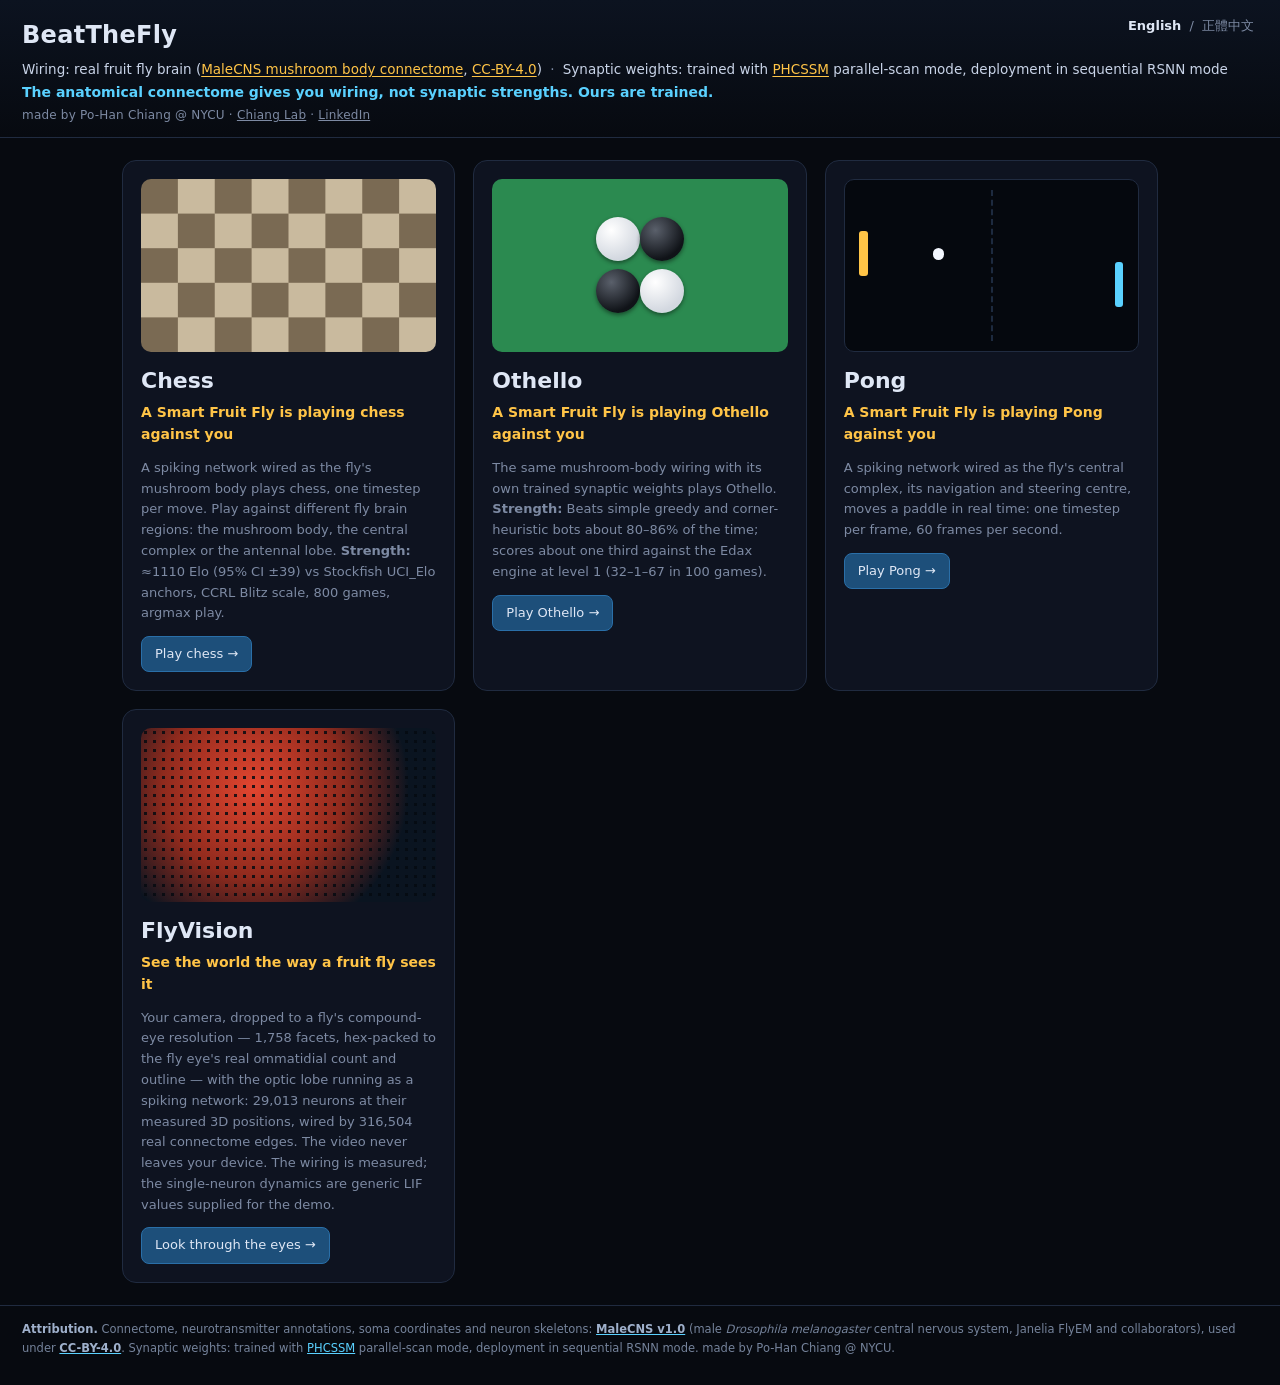
<file: index.html>
<!doctype html>
<html lang="en">
<head>
<meta charset="utf-8">
<meta name="viewport" content="width=device-width,initial-scale=1">
<meta name="google-site-verification" content="KViT-tN7lhzIxqualHoKOShjRrce-UIVY56-z95f7JE">
<title>BeatTheFly</title>
<meta name="description" content="BeatTheFly: play chess or Othello against a smart fruit fly. A spiking neural network wired from the real Drosophila mushroom-body connectome (MaleCNS), running in your browser.">
<link rel="canonical" href="https://phclab.github.io/BeatTheFly/">
<link rel="alternate" hreflang="en" href="https://phclab.github.io/BeatTheFly/">
<link rel="alternate" hreflang="zh-Hant-TW" href="https://phclab.github.io/BeatTheFly/zh-TW/">
<link rel="alternate" hreflang="x-default" href="https://phclab.github.io/BeatTheFly/">
<meta property="og:type" content="website">
<meta property="og:locale" content="en_US">
<meta property="og:locale:alternate" content="zh_TW">
<meta property="og:title" content="BeatTheFly">
<meta property="og:description" content="BeatTheFly: play chess or Othello against a smart fruit fly. A spiking neural network wired from the real Drosophila mushroom-body connectome (MaleCNS), running in your browser.">
<meta property="og:url" content="https://phclab.github.io/BeatTheFly/">
<meta name="twitter:card" content="summary">
<link rel="icon" href="data:image/svg+xml,%3Csvg xmlns='http://www.w3.org/2000/svg' viewBox='0 0 60 44'%3E%3Cellipse cx='26' cy='12' rx='13' ry='6.5' fill='%23cde8ff' fill-opacity='.8' transform='rotate(-22 26 12)'/%3E%3Cellipse cx='26' cy='20' rx='13' ry='6.5' fill='%23cde8ff' fill-opacity='.8' transform='rotate(22 26 20)'/%3E%3Cellipse cx='27' cy='24' rx='14' ry='9' fill='%233b4657'/%3E%3Cellipse cx='40' cy='22' rx='8.5' ry='7.5' fill='%232a3340'/%3E%3Cellipse cx='45.5' cy='19' rx='5' ry='5.2' fill='%23e2452f'/%3E%3Cellipse cx='45.5' cy='26' rx='4.4' ry='4.6' fill='%23e2452f'/%3E%3C/svg%3E">
<link rel="stylesheet" href="ui/app.css">
</head>
<body>
<header>
  <nav class="langs" aria-label="Language"><a href="./" data-lang="en" hreflang="en" aria-current="page">English</a> / <a href="zh-TW/" data-lang="zh-TW" hreflang="zh-Hant-TW" lang="zh-Hant-TW">正體中文</a></nav>
  <h1 id="title">BeatTheFly</h1>
  <div class="attrib">Wiring: real fruit fly brain (<a href="https://male-cns.janelia.org/" target="_blank" rel="noopener">MaleCNS
  mushroom body connectome</a>, <a href="https://creativecommons.org/licenses/by/4.0/" target="_blank" rel="noopener">CC-BY-4.0</a>)
  <span class="sep">·</span> Synaptic weights: trained with <a href="https://doi.org/10.1016/j.array.2026.101315" target="_blank" rel="noopener">PHCSSM</a> parallel-scan mode, deployment in sequential RSNN mode</div>
  <div class="claim">The anatomical connectome gives you wiring, not synaptic strengths. Ours are trained.</div>
  <div class="byline">made by Po-Han Chiang @ NYCU · <a href="https://chianglab.com/">Chiang Lab</a> · <a href="https://tw.linkedin.com/in/pohanc" target="_blank" rel="me noopener">LinkedIn</a></div>
</header>

<div class="chooser">
  <a class="gamecard" href="chess/">
    <div class="pic chess"></div>
    <h2>Chess</h2>
    <div class="tl">A Smart Fruit Fly is playing chess against you</div>
    <div class="d" id="chessInfo">A spiking network wired as the fly's mushroom body plays chess, one timestep per move. Play against different fly brain regions: the mushroom body, the central complex or the antennal lobe.</div>
    <span class="go">Play chess →</span>
  </a>
  <a class="gamecard" href="othello/">
    <div class="pic oth"><i class="disc w" style="left:35%;top:22%"></i><i class="disc b" style="left:50%;top:22%"></i>
      <i class="disc b" style="left:35%;top:52%"></i><i class="disc w" style="left:50%;top:52%"></i></div>
    <h2>Othello</h2>
    <div class="tl">A Smart Fruit Fly is playing Othello against you</div>
    <div class="d" id="othelloInfo">The same mushroom-body wiring with its own trained synaptic weights plays Othello.</div>
    <span class="go">Play Othello →</span>
  </a>
  <a class="gamecard" href="pong/">
    <div class="pic pong"><i class="pd l"></i><i class="pd r"></i><i class="bl"></i></div>
    <h2>Pong</h2>
    <div class="tl">A Smart Fruit Fly is playing Pong against you</div>
    <div class="d">A spiking network wired as the fly's central complex, its navigation and steering centre, moves a paddle in real time: one timestep per frame, 60 frames per second.</div>
    <span class="go">Play Pong →</span>
  </a>
  <a class="gamecard" href="FlyVision/">
    <div class="pic eye"><i class="omm"></i></div>
    <h2>FlyVision</h2>
    <div class="tl">See the world the way a fruit fly sees it</div>
    <div class="d">Your camera, dropped to a fly's compound-eye resolution — 1,758 facets, hex-packed to the fly eye's real ommatidial count and outline — with the optic lobe running as a spiking network: 29,013 neurons at their measured 3D positions, wired by 316,504 real connectome edges. The video never leaves your device. The wiring is measured; the single-neuron dynamics are generic LIF values supplied for the demo.</div>
    <span class="go">Look through the eyes →</span>
  </a>
</div>

<footer>
  <span><b>Attribution.</b> Connectome, neurotransmitter annotations, soma coordinates and neuron skeletons:
  <a href="https://male-cns.janelia.org/" target="_blank" rel="noopener"><b>MaleCNS v1.0</b></a> (male
  <i>Drosophila melanogaster</i> central nervous system, Janelia FlyEM and collaborators), used under
  <a href="https://creativecommons.org/licenses/by/4.0/" target="_blank" rel="noopener"><b>CC-BY-4.0</b></a>.
  Synaptic weights: trained with <a href="https://doi.org/10.1016/j.array.2026.101315" target="_blank" rel="noopener">PHCSSM</a>
  parallel-scan mode, deployment in sequential RSNN mode.
  <span class="byline">made by Po-Han Chiang @ NYCU</span>.</span>
</footer>

<script type="module">
import { t, dataFile, SITE } from './ui/i18n.js';
const esc = s => String(s).replace(/[&<>"]/g, c => ({ '&': '&amp;', '<': '&lt;', '>': '&gt;', '"': '&quot;' }[c]));
async function strength(kind) {
  try { const r = await fetch(new URL(dataFile('data/strength_' + kind + '.json'), SITE)); return r.ok ? await r.json() : null; } catch (_) { return null; }
}
strength('chess').then(st => {
  if (st && st.elo_text) document.getElementById('chessInfo').insertAdjacentHTML('beforeend', ' <b>' + t('Strength:') + '</b> ' + esc(st.elo_text) + t('.'));
});
strength('othello').then(st => {
  if (st && st.strength_text) document.getElementById('othelloInfo').insertAdjacentHTML('beforeend', ' <b>' + t('Strength:') + '</b> ' + esc(st.strength_text));
});
</script>
<script type="module" src="https://static.cloudflareinsights.com/beacon.min.js" data-cf-beacon='{"token": "ed90c191314a4bd1b54a671616598fbd"}'></script>
</body>
</html>
</file>
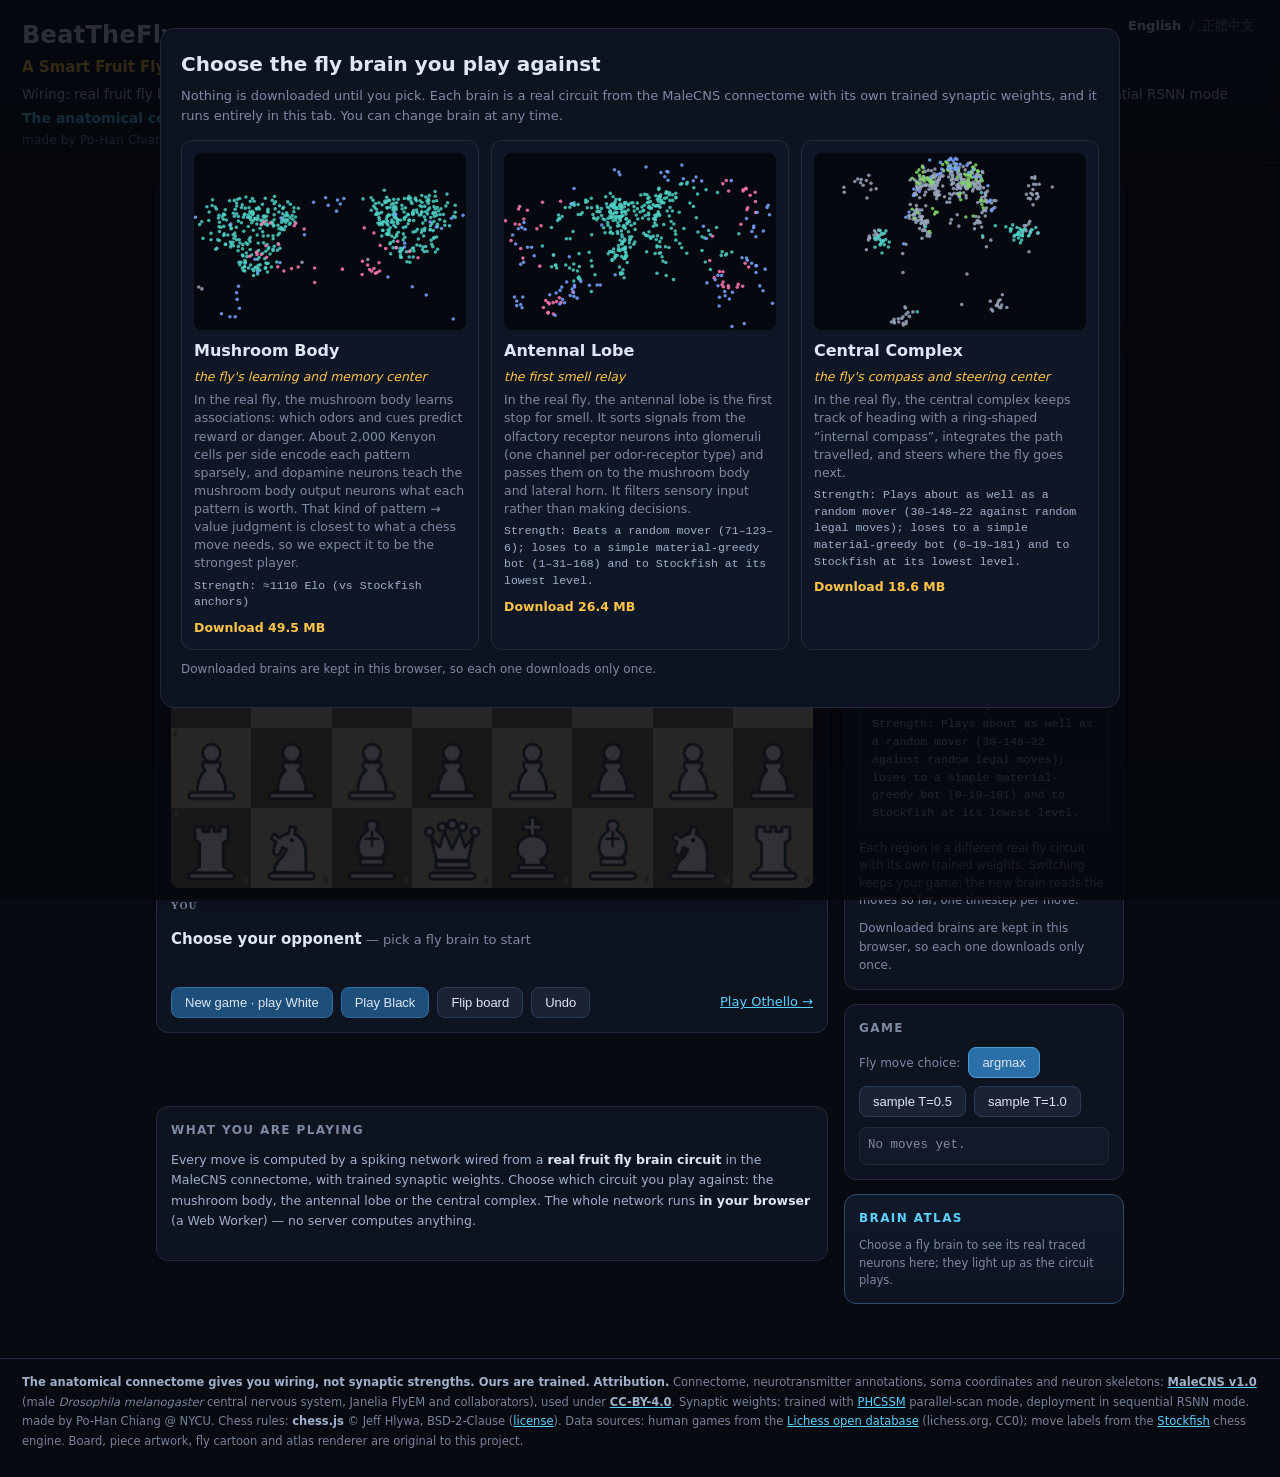
<file: chess/index.html>
<!doctype html>
<html lang="en">
<head>
<meta charset="utf-8">
<meta name="viewport" content="width=device-width,initial-scale=1">
<title>BeatTheFly: Chess</title>
<meta name="description" content="BeatTheFly: play chess against a smart fruit fly. A spiking neural network wired from the real Drosophila mushroom-body connectome (MaleCNS), running in your browser.">
<link rel="canonical" href="https://phclab.github.io/BeatTheFly/chess/">
<link rel="alternate" hreflang="en" href="https://phclab.github.io/BeatTheFly/chess/">
<link rel="alternate" hreflang="zh-Hant-TW" href="https://phclab.github.io/BeatTheFly/zh-TW/chess/">
<link rel="alternate" hreflang="x-default" href="https://phclab.github.io/BeatTheFly/chess/">
<meta property="og:type" content="website">
<meta property="og:locale" content="en_US">
<meta property="og:locale:alternate" content="zh_TW">
<meta property="og:title" content="BeatTheFly: Chess">
<meta property="og:description" content="BeatTheFly: play chess against a smart fruit fly. A spiking neural network wired from the real Drosophila mushroom-body connectome (MaleCNS), running in your browser.">
<meta property="og:url" content="https://phclab.github.io/BeatTheFly/chess/">
<meta name="twitter:card" content="summary">
<link rel="icon" href="data:image/svg+xml,%3Csvg xmlns='http://www.w3.org/2000/svg' viewBox='0 0 60 44'%3E%3Cellipse cx='26' cy='12' rx='13' ry='6.5' fill='%23cde8ff' fill-opacity='.8' transform='rotate(-22 26 12)'/%3E%3Cellipse cx='26' cy='20' rx='13' ry='6.5' fill='%23cde8ff' fill-opacity='.8' transform='rotate(22 26 20)'/%3E%3Cellipse cx='27' cy='24' rx='14' ry='9' fill='%233b4657'/%3E%3Cellipse cx='40' cy='22' rx='8.5' ry='7.5' fill='%232a3340'/%3E%3Cellipse cx='45.5' cy='19' rx='5' ry='5.2' fill='%23e2452f'/%3E%3Cellipse cx='45.5' cy='26' rx='4.4' ry='4.6' fill='%23e2452f'/%3E%3C/svg%3E">
<link rel="stylesheet" href="../ui/app.css">
</head>
<body class="gamepage">
<header>
  <nav class="langs" aria-label="Language"><a href="./" data-lang="en" hreflang="en" aria-current="page">English</a> / <a href="../zh-TW/chess/" data-lang="zh-TW" hreflang="zh-Hant-TW" lang="zh-Hant-TW">正體中文</a></nav>
  <h1 id="title"><a href="../" style="color:inherit;text-decoration:none">BeatTheFly</a></h1>
  <div class="tagline">A Smart Fruit Fly is playing chess against you</div>
  <div class="attrib">Wiring: real fruit fly brain (<a href="https://male-cns.janelia.org/" target="_blank" rel="noopener">MaleCNS
  mushroom body connectome</a>, <a href="https://creativecommons.org/licenses/by/4.0/" target="_blank" rel="noopener">CC-BY-4.0</a>)
  <span class="sep">·</span> Synaptic weights: trained with <a href="https://doi.org/10.1016/j.array.2026.101315" target="_blank" rel="noopener">PHCSSM</a> parallel-scan mode, deployment in sequential RSNN mode</div>
  <div class="claim">The anatomical connectome gives you wiring, not synaptic strengths. Ours are trained.</div>
  <div class="byline">made by Po-Han Chiang @ NYCU · <a href="https://chianglab.com/">Chiang Lab</a> · <a href="https://tw.linkedin.com/in/pohanc" target="_blank" rel="me noopener">LinkedIn</a></div>
</header>

<div class="wrap phonegrid">
  <div id="colBoard">
    <div class="card">
      <h2>Board</h2>
      <div class="capbar" id="capTop"><span class="who">FLY</span></div>
      <div id="boardstage"><div id="boardwrap"></div>
        <button id="skipfly" class="sm">skip</button></div>
      <div class="capbar" id="capBot" style="margin-top:6px"><span class="who">YOU</span></div>
      <div id="status"></div>
      <div id="flyline"></div>
      <div id="overbox"></div>
      <div class="row" style="margin-top:11px">
        <button class="pri" id="newW">New game · play White</button>
        <button class="pri" id="newB">Play Black</button>
        <button id="flip">Flip board</button>
        <button id="undo">Undo</button>
        <a href="../othello/" style="margin-left:auto;font-size:13px">Play Othello →</a>
      </div>
    </div>
  </div>
  <div id="colSide">
    <div class="card" id="regionCard" data-side="picker">
      <h2>Opponent brain region</h2>
      <div class="regions" id="regionList"></div>
      <div class="legend"><span id="regionNote">Each region is a different real fly circuit with its own trained
        weights. Switching keeps your game: the new brain reads the moves so far, one timestep per move.</span></div>
      <div class="store"><span id="storeLine2"></span> <button id="clearStore2" class="sm" hidden>Remove downloaded brains</button></div>
    </div>
    <div class="card">
      <h2>Game</h2>
      <div class="row" style="margin-top:8px">
        <span style="color:var(--dim);font-size:12px">Fly move choice:</span>
        <button id="tg0" class="on">argmax</button>
        <button id="tg1">sample T=0.5</button>
        <button id="tg2">sample T=1.0</button>
      </div>
      <div class="moves" id="movelist"><span class="dim">No moves yet.</span></div>
    </div>
    <div class="card" data-side="command">
      <h2>Candidate moves</h2>
      <div id="cands"><div class="legend"><span>Make a move — the fly's move distribution appears
        here.</span></div></div>
      <div class="legend"><span>Probabilities are the readout restricted to <b>legal</b> moves
        (chess.js decides legality, so the fly always plays a legal move).</span></div>
    </div>
    <div id="brainPanels"></div>
  </div>
  <div id="colNotes">
    <div class="card">
      <h2>What you are playing</h2>
      <div class="note" id="whatNote"><p>Every move is computed by a spiking network wired from the <b>real MaleCNS mushroom-body
  connectome</b> — 4,510 measured neurons, 1,027,152 neuron-to-neuron connections, excitatory/inhibitory signs from
  neurotransmitter annotations. On the right, those neurons are drawn at their <b>real measured soma
  positions</b> and light up as the circuit runs. The network's state is <b>never reset</b>: it carries
  forward from move to move, so what you see at move 40 descends from move 1. The whole network runs <b>in your browser</b> (a Web Worker) — no server computes anything.</p></div>
    
      <p class="warn" id="caveat"></p>
    </div>
    <div id="notePanels"></div>
  </div>
</div>
<footer>
  <span><b>The anatomical connectome gives you wiring, not synaptic strengths. Ours are trained.</b>
  <b>Attribution.</b> Connectome, neurotransmitter annotations, soma coordinates and neuron skeletons:
  <a href="https://male-cns.janelia.org/" target="_blank" rel="noopener"><b>MaleCNS v1.0</b></a> (male
  <i>Drosophila melanogaster</i> central nervous system, Janelia FlyEM and collaborators), used under
  <a href="https://creativecommons.org/licenses/by/4.0/" target="_blank" rel="noopener"><b>CC-BY-4.0</b></a>.
  Synaptic weights: trained with <a href="https://doi.org/10.1016/j.array.2026.101315" target="_blank" rel="noopener">PHCSSM</a>
  parallel-scan mode, deployment in sequential RSNN mode.
  <span class="byline">made by Po-Han Chiang @ NYCU</span>. Chess rules: <b>chess.js</b> © Jeff Hlywa, BSD-2-Clause
  (<a href="../vendor/LICENSE.chessjs">license</a>). Data sources: human games from the
  <a href="https://database.lichess.org/" target="_blank" rel="noopener">Lichess open database</a> (lichess.org, CC0); move labels
  from the <a href="https://stockfishchess.org/" target="_blank" rel="noopener">Stockfish</a> chess engine. Board, piece artwork, fly cartoon and atlas renderer are original to this project.</span>
  <span id="footck"></span>
</footer>
<template id="mbNote"><p>In a real <i>Drosophila</i> this circuit learns odour→reward associations. Here the identical
  wiring is fed chess: 789 board features (occupancy, castling rights, en-passant file, 50-move
  clock, canonicalised to the side to move) plus the move history as tokens, projected onto the
  Kenyon cells. The circuit takes <b>one timestep per move</b>; the readout of that timestep is the
  move. Because the state is carried and never reset, the lateral signal keeps propagating across the
  whole game.</p>
  <p class="small">Move legality and SAN: <a href="https://github.com/jhlywa/chess.js">chess.js</a> by Jeff Hlywa
  (BSD-2-Clause), vendored locally with its <a href="../vendor/LICENSE.chessjs">copyright notice</a>. The spiking
  network runs in this page as plain JavaScript in a Web Worker and is checked numerically against the reference
  implementation. The board, the chess piece artwork, the fly cartoon and the brain atlas renderer are original
  work for this project — no third-party board library and no third-party piece set.</p></template>
<div id="picker" hidden><div class="pbox">
  <h3>Choose the fly brain you play against</h3>
  <div class="sub">Nothing is downloaded until you pick. Each brain is a real circuit from the MaleCNS connectome with its
    own trained synaptic weights, and it runs entirely in this tab. You can change brain at any time.</div>
  <div class="picks" id="pickList"></div>
  <div class="store"><span id="storeLine"></span> <button id="clearStore" class="sm" hidden>Remove downloaded brains</button></div>
  <div class="pl" id="pickErr"></div>
</div></div>
<div id="loader"><div class="box">
  <h3 id="ldH">Loading the fly's brain…</h3>
  <div class="sub" id="ldS">Downloading the trained connectome weights. Everything runs locally in this tab.</div>
  <div class="pbar"><i id="ldBar"></i></div>
  <div class="pl" id="ldP">starting…</div>
</div></div>

<script src="../config.js"></script>
<script type="module">
import { Chess } from '../vendor/chess.esm.js';
import { t, dataFile } from '../ui/i18n.js';
import { openStore, modelPrefix, getComplete, usage, clearAll } from '../engine/store.js';
import { $, esc, sleep, SITE, ST, FLY, rpc, start, newSession, think, mountPanels, loadModel, syncBrain, flyBegin, flyEnd, flyThinking,
         flyPlace, flyTo, carryShow, carryHide, puff, flyToSquare, carryTo } from '../ui/shell.js';

const MB_NOTE = document.getElementById('mbNote').innerHTML;
mountPanels(MB_NOTE);

Object.assign(ST, { human: 'white', orient: 'white', legal: [], fen: null, turn: 'w',
                    sanHistory: [], captured: { w: [], b: [] }, advantage: { w: 0, b: 0 } });
const game = new Chess();

const P_SVG = (() => {
  const wrap = (body, light) => encodeURIComponent(
    `<svg xmlns="http://www.w3.org/2000/svg" viewBox="0 0 45 45">` +
    `<g fill="${light ? '#f7f4ee' : '#2b2f37'}" stroke="${light ? '#3a3f49' : '#0c0e12'}" ` +
    `stroke-width="1.8" stroke-linejoin="round" stroke-linecap="round">${body}</g></svg>`);
  const BASE = `<path d="M10 38h25a2 2 0 0 1 0 4H10a2 2 0 0 1 0-4z"/>`;
  const bodies = {
    pawn:  `<circle cx="22.5" cy="13" r="5.6"/>
            <path d="M17 19c-1 3 1.6 5 1.6 5-3.4 2.6-5.1 8-5.1 14h18c0-6-1.7-11.4-5.1-14 0 0 2.6-2 1.6-5z"/>${BASE}`,
    rook:  `<path d="M12 9h5v3h4V9h3v3h4V9h5v8l-3 2v15l3 2v3H12v-3l3-2V19l-3-2z"/>${BASE}`,
    knight:`<path d="M31.5 38.5V26c0-6.4-2.6-10.7-7.2-12.4l.9-4.1-3.6-.9-1.1 4.6c-2.3.25-4.3 1.15-6 2.7l-3.2-2.6-2.1 2.8 3.4 2.7c-1 1.8-1.6 3.8-1.6 5.9 0 1.3.95 2.15 2.1 2.15 1 0 1.75-.55 2.05-1.4l1.35-3.4 2.85 1.3-2.7 4.8c-3.6 2.2-5.1 5.6-5.1 9.35z"/>
            <circle cx="22.6" cy="17.4" r="1.25" fill="#0c0e12" stroke="none"/>${BASE}`,
    bishop:`<path d="M22.5 5c2.2 0 3.6 1.6 3.6 3.3 0 1.2-.6 2-1.3 2.6 4 2.6 6.4 6.6 6.4 11 0 3.4-1.6 5.6-3.6 6.8H17.4c-2-1.2-3.6-3.4-3.6-6.8 0-4.4 2.4-8.4 6.4-11-.7-.6-1.3-1.4-1.3-2.6C18.9 6.6 20.3 5 22.5 5z"/>
            <path d="M22.5 12v9M18.5 16.5h8" stroke-width="1.6"/>
            <path d="M15 29h15v4H15z"/>${BASE}`,
    queen: `<circle cx="8" cy="12" r="2.6"/><circle cx="16" cy="9" r="2.6"/><circle cx="22.5" cy="7.5" r="2.9"/>
            <circle cx="29" cy="9" r="2.6"/><circle cx="37" cy="12" r="2.6"/>
            <path d="M9 15l3.5 15h20L36 15l-5.5 7-3-10-5 11-5-11-3 10z"/>
            <path d="M12 31h21v4H12z"/>${BASE}`,
    king:  `<path d="M20.7 3h3.6v4.3H28.2v3.6h-3.9v4.4h-3.6v-4.4H16.8V7.3h3.9z"/>
            <path d="M22.5 14.6c-5.3 0-9.6 3.7-9.6 8.3 0 3.1 1.9 5.6 4.4 7.1l-1.3 4.4h13l-1.3-4.4c2.5-1.5 4.4-4 4.4-7.1 0-4.6-4.3-8.3-9.6-8.3z"/>
            <path d="M13.5 33.2h18v3.2h-18z"/>${BASE}`,
  };
  const out = {};
  const KEY = { pawn: 'P', rook: 'R', knight: 'N', bishop: 'B', queen: 'Q', king: 'K' };
  for (const [k, v] of Object.entries(bodies))
    for (const c of ['w', 'b']) out[c + KEY[k]] = 'data:image/svg+xml,' + wrap(v, c === 'w');
  return out;
})();

const BD = { el: null, pieces: {}, orient: 'white', fen: null, dests: new Map(), movable: null, last: null, check: null,
             onMove: null, sel: null, drag: null };

function boardInit(host, onMove) {
  BD.el = host; BD.onMove = onMove;
  host.classList.add('bd');
  host.innerHTML = '';
  const layer = document.createElement('div'); layer.className = 'bd-sq'; host.appendChild(layer);
  const pl = document.createElement('div'); pl.className = 'bd-pc'; host.appendChild(pl);
  BD.sqLayer = layer; BD.pcLayer = pl;
  for (let i = 0; i < 64; i++) { const d = document.createElement('div'); d.className = 'sq'; layer.appendChild(d); }
  host.addEventListener('pointerdown', onDown);
  window.addEventListener('pointermove', onMoveEvt);
  window.addEventListener('pointerup', onUp);
}
function fileRank(sq) { return ['abcdefgh'.indexOf(sq[0]), parseInt(sq[1], 10) - 1]; }
function sqName(c, r) { return 'abcdefgh'[c] + (r + 1); }
function colRow(sq) { const [f, r] = fileRank(sq); return BD.orient === 'white' ? [f, 7 - r] : [7 - f, r]; }
function sqAt(x, y) {
  const b = BD.el.getBoundingClientRect(), s = b.width / 8;
  const c = Math.floor((x - b.left) / s), r = Math.floor((y - b.top) / s);
  if (c < 0 || c > 7 || r < 0 || r > 7) return null;
  return BD.orient === 'white' ? sqName(c, 7 - r) : sqName(7 - c, r);
}
function parseFEN(fen) {
  const out = {}; const rows = fen.split(' ')[0].split('/');
  for (let r = 0; r < 8; r++) { let f = 0;
    for (const ch of rows[r]) {
      if (/\d/.test(ch)) f += +ch;
      else { out[sqName(f, 7 - r)] = (ch === ch.toUpperCase() ? 'w' : 'b') + ch.toUpperCase(); f++; }
    }
  }
  return out;
}
function boardSet(o) {
  if (o.orientation) BD.orient = o.orientation;
  if (o.fen !== undefined) { BD.fen = o.fen; BD.override = null; }
  if (o.dests !== undefined) BD.dests = o.dests || new Map();
  if (o.movable !== undefined) BD.movable = o.movable;
  if (o.lastMove !== undefined) BD.last = o.lastMove;
  if (o.check !== undefined) BD.check = o.check;
  BD.sel = null;
  boardRender();
}
function boardShowMap(map) {
  BD.override = Object.assign({}, map);
  BD.movable = null; BD.dests = new Map(); BD.sel = null;
  boardRender();
}
function boardRender() {
  if (!BD.fen) return;
  const pos = BD.override || parseFEN(BD.fen);
  const b = BD.el.getBoundingClientRect(), s = (b.width || BD.el.clientWidth || 320) / 8;
  const kids = BD.sqLayer.children;
  const destSet = BD.sel ? new Set(BD.dests.get(BD.sel) || []) : null;
  let kingSq = null;
  if (BD.check) for (const [sq, p] of Object.entries(pos)) if (p === (BD.check === 'white' ? 'wK' : 'bK')) kingSq = sq;
  for (let i = 0; i < 64; i++) {
    const c = i % 8, r = (i - c) / 8;
    const sq = BD.orient === 'white' ? sqName(c, 7 - r) : sqName(7 - c, r);
    const [f, rr] = fileRank(sq);
    const d = kids[i];
    d.className = 'sq' + (((f + rr) % 2) ? ' lt' : ' dk')
      + (BD.last && (BD.last[0] === sq || BD.last[1] === sq) ? ' last' : '')
      + (BD.sel === sq ? ' sel' : '')
      + (destSet && destSet.has(sq) ? (pos[sq] ? ' dest cap' : ' dest') : '')
      + (kingSq === sq ? ' chk' : '');
    d.dataset.sq = sq;
    d.innerHTML = (c === 0 ? '<i class="cr">' + (BD.orient === 'white' ? 8 - r : r + 1) + '</i>' : '')
                + (r === 7 ? '<i class="cf">' + (BD.orient === 'white' ? 'abcdefgh'[c] : 'hgfedcba'[c]) + '</i>' : '');
  }
  const want = {};
  for (const [sq, p] of Object.entries(pos)) want[sq] = p;
  for (const [sq, el] of Object.entries(BD.pieces)) if (want[sq] !== el.dataset.p) { el.remove(); delete BD.pieces[sq]; }
  for (const [sq, p] of Object.entries(want)) {
    let el = BD.pieces[sq];
    if (!el) {
      el = document.createElement('div'); el.className = 'pc';
      el.dataset.p = p; el.style.backgroundImage = 'url("' + P_SVG[p] + '")';
      BD.pcLayer.appendChild(el); BD.pieces[sq] = el;
    }
    const [c, r] = colRow(sq);
    el.style.width = el.style.height = s + 'px';
    el.style.transform = 'translate(' + (c * s) + 'px,' + (r * s) + 'px)';
    el.dataset.sq = sq;
  }
}
function canMoveFrom(sq) {
  if (!BD.movable) return false;
  const p = parseFEN(BD.fen)[sq];
  if (!p) return false;
  if ((p[0] === 'w' ? 'white' : 'black') !== BD.movable) return false;
  return BD.dests.has(sq);
}
function onDown(e) {
  const sq = sqAt(e.clientX, e.clientY); if (!sq) return;
  if (BD.sel && BD.sel !== sq && (BD.dests.get(BD.sel) || []).includes(sq)) {
    const from = BD.sel; BD.sel = null; boardRender(); BD.onMove(from, sq); return;
  }
  if (!canMoveFrom(sq)) { BD.sel = null; boardRender(); return; }
  BD.sel = sq; boardRender();
  const el = BD.pieces[sq]; if (!el) return;
  const b = BD.el.getBoundingClientRect(), s = b.width / 8;
  BD.drag = { sq, el, s, b, moved: false };
  el.classList.add('drag');
  e.preventDefault();
}
function onMoveEvt(e) {
  if (!BD.drag) return;
  const { el, s, b } = BD.drag;
  BD.drag.moved = true;
  el.style.transform = 'translate(' + (e.clientX - b.left - s / 2) + 'px,' + (e.clientY - b.top - s / 2) + 'px)';
}
function onUp(e) {
  if (!BD.drag) return;
  const d = BD.drag; BD.drag = null;
  d.el.classList.remove('drag');
  const to = sqAt(e.clientX, e.clientY);
  if (d.moved) {
    if (to && to !== d.sq && (BD.dests.get(d.sq) || []).includes(to)) { BD.sel = null; boardRender(); BD.onMove(d.sq, to); return; }
    boardRender();
  }
}

function destsMap() {
  const m = new Map();
  for (const mv of ST.legal) {
    const o = mv.uci.slice(0, 2), d = mv.uci.slice(2, 4);
    if (!m.has(o)) m.set(o, []);
    const a = m.get(o); if (!a.includes(d)) a.push(d);
  }
  return m;
}
const sideToMoveColor = () => ST.turn === 'w' ? 'white' : 'black';
function syncBoard() {
  const lm = ST.moves.length ? [ST.moves[ST.moves.length - 1].slice(0, 2), ST.moves[ST.moves.length - 1].slice(2, 4)] : undefined;
  const myTurn = !ST.status.over && !ST.busy && !SWITCHING && sideToMoveColor() === ST.human;
  boardSet({ fen: ST.fen, orientation: ST.orient, lastMove: lm,
             check: ST.status.check ? sideToMoveColor() : null,
             movable: myTurn ? ST.human : null,
             dests: myTurn ? destsMap() : new Map() });
}
function onUserMove(orig, dest) {
  if (ST.busy || ST.status.over || SWITCHING) { syncBoard(); return; }
  const opts = ST.legal.filter(m => m.uci.slice(0, 2) === orig && m.uci.slice(2, 4) === dest);
  if (!opts.length) { syncBoard(); return; }
  if (opts.length === 1) { play(opts[0].uci); return; }
  askPromotion(opts, dest);
}
function askPromotion(opts, dest) {
  const NAME = { q: 'queen', r: 'rook', b: 'bishop', n: 'knight' };
  const div = document.createElement('div'); div.className = 'promo';
  const box = document.createElement('div'); box.className = 'box';
  box.innerHTML = '<div style="font-size:14px">' + t('Promote on {sq}', { sq: '<b>' + esc(dest) + '</b>' }) + '</div>';
  const pcs = document.createElement('div'); pcs.className = 'pcs';
  ['q', 'r', 'b', 'n'].forEach(k => {
    const o = opts.find(m => m.promo === k); if (!o) return;
    const el = document.createElement('div');
    el.title = t(NAME[k]); el.className = 'promo-pc';
    el.dataset.uci = o.uci; el.dataset.piece = NAME[k] + ' ' + ST.human;
    pcs.appendChild(el);
  });
  box.appendChild(pcs); div.appendChild(box);
  div.addEventListener('click', e => {
    const u = e.target && e.target.dataset && e.target.dataset.uci;
    document.body.removeChild(div);
    if (u) play(u); else syncBoard();
  });
  document.body.appendChild(div);
  div.querySelectorAll('.promo-pc').forEach(el => spriteInto(el, el.dataset.piece));
}
function spriteInto(el, cls) {
  const [type, colour] = cls.split(' ');
  const k = (colour === 'white' ? 'w' : 'b') + { pawn: 'P', knight: 'N', bishop: 'B', rook: 'R', queen: 'Q', king: 'K' }[type];
  if (P_SVG[k]) el.style.backgroundImage = 'url("' + P_SVG[k] + '")';
  el.style.backgroundSize = 'contain'; el.style.backgroundRepeat = 'no-repeat';
  el.style.backgroundPosition = 'center';
}

async function validate() { applyState(await rpc('validate', { moves: ST.moves })); }
function applyState(s) {
  ST.legal = s.legal; ST.fen = s.fen; ST.turn = s.turn; ST.status = s.status;
  ST.sanHistory = s.san_history || []; ST.captured = s.captured || { w: [], b: [] }; ST.advantage = s.advantage || { w: 0, b: 0 };
  try { game.load(s.fen); } catch (_) {}
  syncBoard(); renderMoves(); renderCaptured(); renderStatus(); renderOver();
}
async function play(uci) {
  ST.moves.push(uci);
  try {
    game.move({ from: uci.slice(0, 2), to: uci.slice(2, 4), promotion: uci[4] || undefined });
    ST.fen = game.fen(); ST.turn = game.turn(); ST.status = { over: false, check: game.inCheck() }; ST.legal = [];
    syncBoard();
  } catch (_) {}
  try { await validate(); }
  catch (e) { ST.moves.pop(); await validate(); renderStatus(t('rejected: {msg}', { msg: e.message })); return; }
  if (!ST.status.over && sideToMoveColor() !== ST.human) setTimeout(think, 60);
}

function renderMoves() {
  const h = ST.sanHistory, rows = []; const flyIsWhite = ST.human === 'black';
  for (let i = 0; i < h.length; i += 2)
    rows.push('<tr><td class="n">' + (i / 2 + 1) + '.</td><td class="' + (flyIsWhite ? 'f' : '') + '">' + esc(h[i]) +
      '</td><td class="' + (flyIsWhite ? '' : 'f') + '">' + (h[i + 1] ? esc(h[i + 1]) : '') + '</td></tr>');
  $('movelist').innerHTML = rows.length ? '<table>' + rows.join('') + '</table>'
    : '<span class="dim">' + t('No moves yet. Fly moves are shown in gold.') + '</span>';
  $('movelist').scrollTop = 1e6;
}
const PNAME = { p: 'pawn', n: 'knight', b: 'bishop', r: 'rook', q: 'queen', k: 'king' };
function capRow(hostId, label, lostBy, adv) {
  const host = $(hostId); host.innerHTML = '<span class="who">' + label + '</span>';
  const colour = lostBy === 'w' ? 'white' : 'black';
  const order = ['q', 'r', 'b', 'n', 'p'];
  for (const k of (ST.captured[lostBy] || []).slice().sort((a, b) => order.indexOf(a) - order.indexOf(b))) {
    const s = document.createElement('span'); s.className = 'cpc';
    spriteInto(s, PNAME[k] + ' ' + colour); host.appendChild(s);
  }
  if (adv > 0) { const a = document.createElement('span'); a.className = 'adv'; a.textContent = '+' + adv; host.appendChild(a); }
}
function renderCaptured() {
  const flyC = ST.human === 'white' ? 'b' : 'w', humC = ST.human === 'white' ? 'w' : 'b';
  capRow('capTop', t('FLY'), humC, ST.advantage[flyC]);
  capRow('capBot', t('YOU'), flyC, ST.advantage[humC]);
}
function renderStatus(extra) {
  const s = ST.status; let html;
  if (s.over) {
    const who = s.result === '1-0' ? t('White wins') : s.result === '0-1' ? t('Black wins') : t('Draw');
    html = '<span class="big">' + who + '</span> <span style="color:var(--dim)">— ' + esc(t(s.reason || '')) + '</span>';
  } else {
    const mine = sideToMoveColor() === ST.human;
    html = '<span class="big">' + (ST.turn === 'w' ? t('White to move') : t('Black to move')) + '</span> <span style="color:var(--dim)">— ' +
      (mine ? t('your turn') : (ST.busy ? t('the fly is thinking…') : t('the fly is up'))) + '</span>' +
      (s.check ? ' <span class="warn">' + t('check') + '</span>' : '');
  }
  $('status').innerHTML = html + (extra ? ' <span style="color:var(--dim)">' + esc(extra) + '</span>' : '');
}
function renderOver() {
  const s = ST.status;
  $('overbox').innerHTML = s.over
    ? '<div class="over">' + t('Game over — <b>{reason}</b> ({result}). Press <b>New game</b> to play again.',
      { reason: esc(t(s.reason || '')), result: esc(s.result || '') }) + '</div>' : '';
}

function sqCenter(sq) {
  const w = $('boardwrap').clientWidth || 0, s = w / 8;
  let col = 'abcdefgh'.indexOf(sq[0]), row = 8 - parseInt(sq[1], 10);
  if (ST.orient === 'black') { col = 7 - col; row = 7 - row; }
  return [(col + 0.5) * s, (row + 0.5) * s];
}
const PT = { p: 'pawn', n: 'knight', b: 'bishop', r: 'rook', q: 'queen', k: 'king' };
const pieceSprite = (type, colour) => size => {
  const el = document.createElement('div');
  el.style.width = size + 'px'; el.style.height = size + 'px';
  spriteInto(el, type + ' ' + colour);
  return el;
};

async function flyPlayMove(ev, preFen) {
  const gen = ST.gen;
  flyBegin();
  let landed = false;
  const land = () => { if (gen === ST.gen) applyState(ev.state); carryHide(); landed = true; };
  try {
    const uci = ev.move, from = uci.slice(0, 2), to = uci.slice(2, 4), promo = uci[4] || null;
    const g = new Chess(preFen);
    const mover = g.get(from), target = g.get(to);
    const isCastle = !!mover && mover.type === 'k' && Math.abs('abcdefgh'.indexOf(to[0]) - 'abcdefgh'.indexOf(from[0])) > 1;
    const isEP = !!mover && mover.type === 'p' && from[0] !== to[0] && !target;
    const epSq = isEP ? to[0] + from[1] : null;
    const colour = mover && mover.color === 'b' ? 'black' : 'white';
    const type = mover ? PT[mover.type] : 'pawn';
    const ROOK = { e1g1: ['h1', 'f1'], e1c1: ['a1', 'd1'], e8g8: ['h8', 'f8'], e8c8: ['a8', 'd8'] }[uci] || null;
    const pre = parseFEN(preFen);
    boardShowMap(pre);
    flyThinking(false);
    await flyToSquare(from);
    const m1 = Object.assign({}, pre); delete m1[from];
    boardShowMap(m1); carryShow(pieceSprite(type, colour));
    await carryTo(from, to);
    if (isCastle && ROOK) {
      const m2 = Object.assign({}, m1); m2[to] = pre[from];
      boardShowMap(m2); carryHide();
      await flyToSquare(ROOK[0]);
      const m3 = Object.assign({}, m2); delete m3[ROOK[0]];
      boardShowMap(m3); carryShow(pieceSprite('rook', colour));
      await carryTo(ROOK[0], ROOK[1]);
    }
    if (target) puff(to, 'hit');
    if (epSq) puff(epSq, 'hit');
    land();
    if (promo) puff(to, 'gold');
    const [tx, ty] = sqCenter(isCastle && ROOK ? ROOK[1] : to);
    await flyTo(tx, ty - 22, 120);
  } catch (e) {
    console.warn('fly animation aborted', e);
  } finally {
    if (!landed && gen === ST.gen) applyState(ev.state);
    flyEnd();
  }
}

async function newGame(colour) {
  ST.moves = []; ST.human = colour; ST.orient = colour;
  try { await newSession(); } catch (e) { renderStatus(t('cannot start the engine: {msg}', { msg: e.message })); return; }
  await validate();
  if (sideToMoveColor() !== ST.human) setTimeout(think, 120);
}

$('newW').onclick = () => { if (!ST.model) { ST.human = 'white'; return showPicker(true); } newGame('white'); };
$('newB').onclick = () => { if (!ST.model) { ST.human = 'black'; return showPicker(true); } newGame('black'); };
$('flip').onclick = () => { ST.orient = ST.orient === 'white' ? 'black' : 'white'; syncBoard(); };
$('undo').onclick = async () => {
  if (ST.busy || !ST.moves.length) return;
  const target = ST.human === 'white' ? 0 : 1;
  ST.moves.pop();
  while (ST.moves.length > 0 && ST.moves.length % 2 !== target) ST.moves.pop();
  await validate();
  if (!ST.status.over && sideToMoveColor() !== ST.human) setTimeout(think, 120);
};

const CFG = (window.FLY_CONFIG || {}).chess || {}, QS = new URLSearchParams(location.search);
let REGIONS = [{ id: 'mb', name: t('Mushroom Body'), desc: '', skel: 'data/mb_skel.json' }], CUR = null, SWITCHING = false;
const START_FEN = 'rnbqkbnr/pppppppp/8/8/8/8/PPPPPPPP/RNBQKBNR w KQkq - 0 1';
function specFor(r) {
  const c = r.id === 'mb' ? CFG : ((CFG.REGIONS || {})[r.id] || {});
  return { id: r.id, wsrc: QS.get(r.id === 'mb' ? 'weights' : 'weights_' + r.id) || c.WEIGHTS_BASE || '',
           variant: QS.get('prec') || c.PRECISION || 'fp16w32', skel: r.skel,
           region: r.id === 'mb' ? null : r, note: r.note || MB_NOTE };
}
const configured = r => { const w = specFor(r).wsrc; return !!w && !/[<>]/.test(w); };
function renderRegions() {
  $('regionList').innerHTML = REGIONS.map(r => '<button class="region' + (r.id === CUR ? ' on' : '') + '" data-id="' + r.id + '"' +
    (configured(r) ? '' : ' disabled') + '><b>' + esc(r.name) + '</b><span class="rd">' + esc(r.desc || '') + '</span>' +
    '<span class="rs">' + (configured(r) ? esc(t('Strength: {s}', { s: r.strength || t('not measured yet (partially trained)') })) : esc(t('weights location not configured'))) +
    '</span></button>').join('');
  $('regionList').querySelectorAll('button.region').forEach(b => { b.onclick = () => chooseBrain(b.dataset.id); });
}
const CACHED = {};
async function refreshStore() {
  const db = await openStore();
  for (const r of REGIONS) CACHED[r.id] = !!(db && r.model && await getComplete(db, modelPrefix(r.model, r.version, specFor(r).variant)));
  const u = db ? await usage(db) : { bytes: 0, models: [] };
  const line = !db ? t('This browser cannot keep downloaded brains; each visit downloads again.')
    : u.models.length ? t('Stored in this browser: {mb} MB ({list}).', { mb: (u.bytes / 1e6).toFixed(1), list: u.models.map(m => esc(m.label || m.model)).join(', ') })
    : t('Downloaded brains are kept in this browser, so each one downloads only once.');
  for (const [l, b] of [['storeLine', 'clearStore'], ['storeLine2', 'clearStore2']]) { $(l).innerHTML = line; $(b).hidden = !u.models.length; }
  renderPicker();
}
async function clearStoreClick() {
  const db = await openStore();
  if (db) await clearAll(db);
  await refreshStore();
}
function renderPicker() {
  $('pickList').innerHTML = REGIONS.map(r => '<button class="pick" data-id="' + r.id + '"' + (configured(r) ? '' : ' disabled') + '>' +
    (r.thumb ? '<img src="' + esc(new URL(r.thumb, SITE).href) + '" alt="" width="200" height="130">' : '') +
    '<b>' + esc(r.name) + '</b>' + (r.tagline ? '<span class="tg">' + esc(r.tagline) + '</span>' : '') +
    '<span class="rd">' + esc(r.about || r.desc || '') + '</span>' +
    '<span class="rs">' + esc(t('Strength: {s}', { s: r.strength || t('not measured yet') })) + '</span>' +
    '<span class="sz">' + (!configured(r) ? esc(t('weights location not configured')) : CACHED[r.id] ? t('Downloaded ✓ (loads instantly)') :
      (r.size_mb ? t('Download {mb} MB', { mb: r.size_mb.toFixed(1) }) : '')) +
    '</span></button>').join('');
  $('pickList').querySelectorAll('button.pick').forEach(b => { b.onclick = () => chooseBrain(b.dataset.id); });
}
const showPicker = on => { $('picker').hidden = !on; };
const setBusy = on => { if (on) $('regionList').setAttribute('aria-busy', 'true'); else $('regionList').removeAttribute('aria-busy'); };
function waitingState() {
  $('brainPanels').innerHTML = '<div class="card hero"><h2>' + t('Brain atlas') + '</h2><div class="legend"><span>' +
    t('Choose a fly brain to see its real traced neurons here; they light up as the circuit plays.') + '</span></div></div>';
  $('notePanels').innerHTML = '';
  $('whatNote').innerHTML = '<p>' + t('Every move is computed by a spiking network wired from a <b>real fruit fly brain circuit</b> in the ' +
    'MaleCNS connectome, with trained synaptic weights. Choose which circuit you play against: the mushroom body, the antennal lobe ' +
    'or the central complex. The whole network runs <b>in your browser</b> (a Web Worker) — no server computes anything.') + '</p>';
  boardSet({ fen: START_FEN, orientation: 'white', movable: null, dests: new Map(), lastMove: null, check: null });
  $('status').innerHTML = '<span class="big">' + t('Choose your opponent') + '</span> <span style="color:var(--dim)">' + t('— pick a fly brain to start') + '</span>';
}
async function chooseBrain(id) {
  if (ST.model) return switchRegion(id);
  const r = REGIONS.find(x => x.id === id);
  if (!r || !configured(r) || SWITCHING) return;
  SWITCHING = true; showPicker(false); CUR = id; renderRegions(); setBusy(true);
  try {
    await loadModel(specFor(r));
  } catch (e) {
    $('loader').style.display = 'none'; CUR = null; renderRegions(); SWITCHING = false; setBusy(false);
    $('pickErr').textContent = t('Could not load {name}: {msg}', { name: r.name, msg: e.message }); showPicker(true); return;
  }
  SWITCHING = false;
  updateWhat();
  refreshStore();
  await newGame(ST.human || 'white');
  setBusy(false);
}
function updateWhat() {
  const d = ST.info, name = d.region ? t(d.region.name).toLowerCase() : t('mushroom-body');
  $('whatNote').innerHTML = '<p>' + t('Every move is computed by a spiking network wired from the <b>real MaleCNS {name} connectome</b> — ' +
    '{H} measured neurons, {E} neuron-to-neuron connections, excitatory/inhibitory signs from neurotransmitter annotations. ' +
    'On the right, those neurons are drawn at their <b>real measured soma positions</b> and light up as the circuit runs. ' +
    'The network\'s state is <b>never reset</b>: it carries forward from move to move, so what you see at move 40 descends from move 1. ' +
    'The whole network runs <b>in your browser</b> (a Web Worker) — no server computes anything.',
    { name: esc(name), H: d.H.toLocaleString('en-US'), E: Number(d.edges).toLocaleString('en-US') }) + '</p>';
}
async function switchRegion(id) {
  if (id === CUR || SWITCHING) return;
  const r = REGIONS.find(x => x.id === id), prev = REGIONS.find(x => x.id === CUR);
  if (!r || !configured(r)) return;
  SWITCHING = true; CUR = id; renderRegions(); setBusy(true);
  syncBoard(); renderStatus(t('loading the {name}…', { name: r.name.toLowerCase() }));
  while (ST.busy || FLY.busy || ST.anim) await sleep(100);
  try {
    await loadModel(specFor(r));
  } catch (e) {
    CUR = prev.id; renderRegions();
    try { await loadModel(specFor(prev)); } catch (_) { SWITCHING = false; setBusy(false); return; }
  }
  await newSession();
  await syncBrain(ST.moves);
  await validate();
  updateWhat();
  refreshStore();
  SWITCHING = false; setBusy(false);
  syncBoard();
  if (!ST.status.over && sideToMoveColor() !== ST.human) setTimeout(think, 120);
}

boardInit($('boardwrap'), onUserMove);
try {
  const rs = await fetch(new URL(dataFile('data/regions_chess.json'), SITE));
  if (rs.ok) REGIONS = (await rs.json()).regions;
} catch (_) {}
const want = REGIONS.find(r => r.id === QS.get('brain'));
if (want && configured(want)) CUR = want.id;
renderRegions();
renderPicker();
$('clearStore').onclick = clearStoreClick; $('clearStore2').onclick = clearStoreClick;
refreshStore();
start({
  initialModel: () => (CUR ? specFor(REGIONS.find(r => r.id === CUR)) : null),
  modelNote: () => ((REGIONS.find(r => r.id === CUR) || {}).desc || ''),
  kind: 'chess',
  minimal: true,
  render: boardRender,
  sync: syncBoard,
  renderStatus,
  sqCenter,
  vocabText: v => t('{n} UCI tokens', { n: v }),
  onGameOver(status) { ST.status = status; renderStatus(); renderOver(); },
  onFinal(ev) { const preFen = ST.fen; ST.moves.push(ev.move); return flyPlayMove(ev, preFen); },
  caveat(st, region) {
    const pc = v => (100 * v).toFixed(1) + '%';
    const tail = t('There is no search and no evaluation function: each move is one timestep of the network, restricted to legal moves by chess.js. ' +
      'The interesting claim is <i>which substrate is computing</i>.');
    if (region) return {
      html: t('<b>Honest caveat.</b> This {name} model is only partially trained and plays far weaker than the mushroom body.',
        { name: esc(region.name.toLowerCase()) }) + ' ' +
        (region.strength ? esc(region.strength.replace(/[.。]$/, '')) + t('.') : t('Its strength has not been measured yet.')) + ' ' + tail,
      row: region.strength ? esc(region.strength) : t('not measured yet (partially trained)'),
    };
    if (!st || !st.elo_text) return { html: t('<b>Honest caveat.</b> This is not a strong engine, and the strength of this model has not been measured yet. ' +
      'Every move is restricted to legal moves by chess.js. The interesting claim is <i>which substrate is computing</i>.') };
    return {
      html: t('<b>Honest caveat.</b> This is not a strong engine: {elo}{prev}. On {test} it picks Stockfish\'s best move <b>{sf}</b> of the time ' +
        '(opening {op}, early middlegame {em}, middlegame {mg}, endgame {eg}) and the move the human played {hm}.',
        { elo: esc(st.elo_text), prev: st.vs_previous_text ? t(' ({x})', { x: esc(st.vs_previous_text) }) : '', test: esc(st.test_label),
          sf: pc(st.sf_agreement), op: pc(st.sf_opening), em: pc(st.sf_early_mid), mg: pc(st.sf_middlegame), eg: pc(st.sf_endgame),
          hm: pc(st.human_move_match) }) + ' ' + tail,
      row: t('{elo} · Stockfish best-move agreement {sf} · human move-match {hm}',
        { elo: esc(st.elo_text), sf: pc(st.sf_agreement), hm: pc(st.human_move_match) }),
    };
  },
}).then(() => {
  if (ST.model) { updateWhat(); return newGame('white'); }
  waitingState(); showPicker(true);
});
</script>
<script type="module" src="https://static.cloudflareinsights.com/beacon.min.js" data-cf-beacon='{"token": "ed90c191314a4bd1b54a671616598fbd"}'></script>
</body>
</html>
</file>
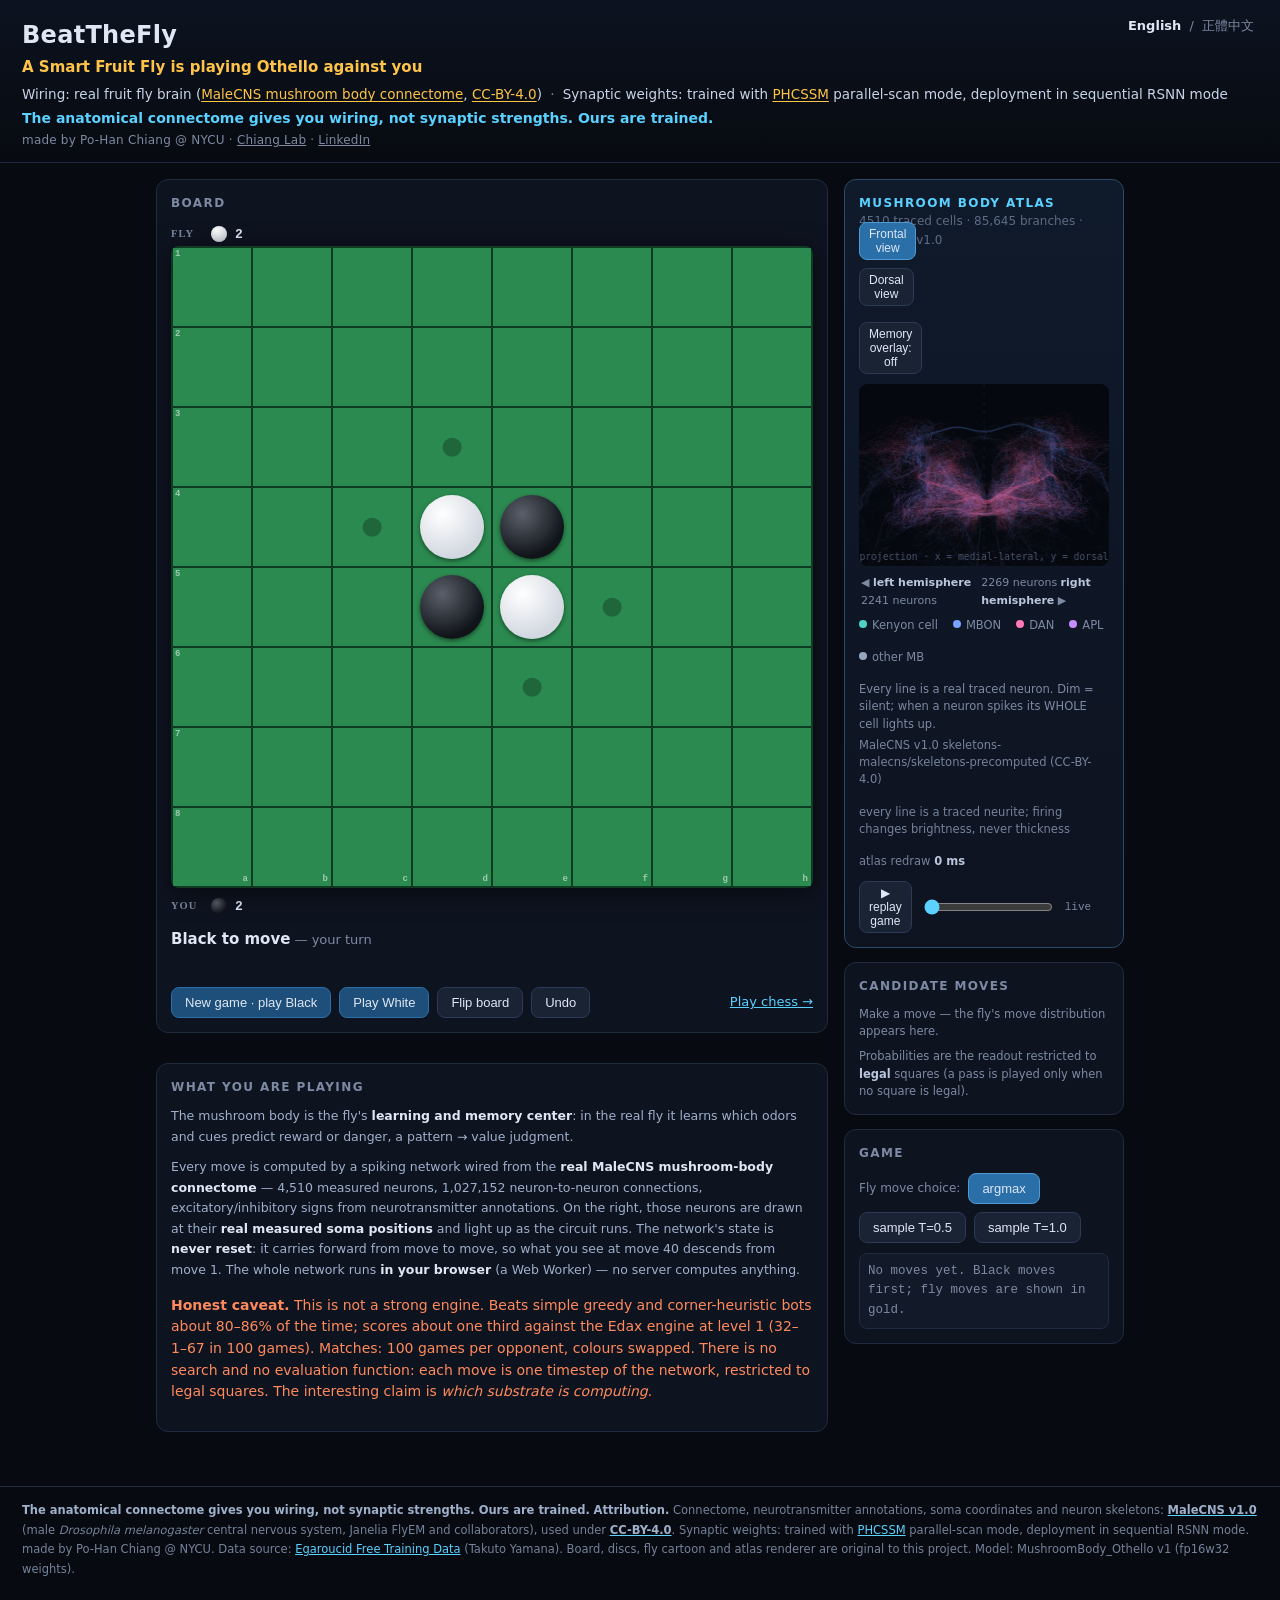
<file: othello/index.html>
<!doctype html>
<html lang="en">
<head>
<meta charset="utf-8">
<meta name="viewport" content="width=device-width,initial-scale=1">
<title>BeatTheFly: Othello</title>
<meta name="description" content="BeatTheFly: play Othello against a smart fruit fly. A spiking neural network wired from the real Drosophila mushroom-body connectome (MaleCNS), running in your browser.">
<link rel="canonical" href="https://phclab.github.io/BeatTheFly/othello/">
<link rel="alternate" hreflang="en" href="https://phclab.github.io/BeatTheFly/othello/">
<link rel="alternate" hreflang="zh-Hant-TW" href="https://phclab.github.io/BeatTheFly/zh-TW/othello/">
<link rel="alternate" hreflang="x-default" href="https://phclab.github.io/BeatTheFly/othello/">
<meta property="og:type" content="website">
<meta property="og:locale" content="en_US">
<meta property="og:locale:alternate" content="zh_TW">
<meta property="og:title" content="BeatTheFly: Othello">
<meta property="og:description" content="BeatTheFly: play Othello against a smart fruit fly. A spiking neural network wired from the real Drosophila mushroom-body connectome (MaleCNS), running in your browser.">
<meta property="og:url" content="https://phclab.github.io/BeatTheFly/othello/">
<meta name="twitter:card" content="summary">
<link rel="icon" href="data:image/svg+xml,%3Csvg xmlns='http://www.w3.org/2000/svg' viewBox='0 0 60 44'%3E%3Cellipse cx='26' cy='12' rx='13' ry='6.5' fill='%23cde8ff' fill-opacity='.8' transform='rotate(-22 26 12)'/%3E%3Cellipse cx='26' cy='20' rx='13' ry='6.5' fill='%23cde8ff' fill-opacity='.8' transform='rotate(22 26 20)'/%3E%3Cellipse cx='27' cy='24' rx='14' ry='9' fill='%233b4657'/%3E%3Cellipse cx='40' cy='22' rx='8.5' ry='7.5' fill='%232a3340'/%3E%3Cellipse cx='45.5' cy='19' rx='5' ry='5.2' fill='%23e2452f'/%3E%3Cellipse cx='45.5' cy='26' rx='4.4' ry='4.6' fill='%23e2452f'/%3E%3C/svg%3E">
<link rel="stylesheet" href="../ui/app.css">
</head>
<body class="gamepage">
<header>
  <nav class="langs" aria-label="Language"><a href="./" data-lang="en" hreflang="en" aria-current="page">English</a> / <a href="../zh-TW/othello/" data-lang="zh-TW" hreflang="zh-Hant-TW" lang="zh-Hant-TW">正體中文</a></nav>
  <h1 id="title"><a href="../" style="color:inherit;text-decoration:none">BeatTheFly</a></h1>
  <div class="tagline">A Smart Fruit Fly is playing Othello against you</div>
  <div class="attrib">Wiring: real fruit fly brain (<a href="https://male-cns.janelia.org/" target="_blank" rel="noopener">MaleCNS
  mushroom body connectome</a>, <a href="https://creativecommons.org/licenses/by/4.0/" target="_blank" rel="noopener">CC-BY-4.0</a>)
  <span class="sep">·</span> Synaptic weights: trained with <a href="https://arxiv.org/abs/2604.01295" target="_blank" rel="noopener">PHCSSM</a> parallel-scan mode, deployment in sequential RSNN mode</div>
  <div class="claim">The anatomical connectome gives you wiring, not synaptic strengths. Ours are trained.</div>
  <div class="byline">made by Po-Han Chiang @ NYCU · <a href="https://chianglab.com/">Chiang Lab</a> · <a href="https://tw.linkedin.com/in/pohanc" target="_blank" rel="me noopener">LinkedIn</a></div>
</header>

<div class="wrap phonegrid">
  <div id="colBoard">
    <div class="card">
      <h2>Board</h2>
      <div class="capbar" id="capTop"></div>
      <div id="boardstage"><div id="boardwrap" class="ob"></div>
        <button id="skipfly" class="sm">skip</button></div>
      <div class="capbar" id="capBot" style="margin-top:6px"></div>
      <div id="status"></div>
      <div id="flyline"></div>
      <div id="overbox"></div>
      <div class="row" style="margin-top:11px">
        <button class="pri" id="newB">New game · play Black</button>
        <button class="pri" id="newW">Play White</button>
        <button id="flip">Flip board</button>
        <button id="undo">Undo</button>
        <a href="../chess/" style="margin-left:auto;font-size:13px">Play chess →</a>
      </div>
    </div>
  </div>
  <div id="colSide">
    <div class="card">
      <h2>Game</h2>
      <div class="row" style="margin-top:8px">
        <span style="color:var(--dim);font-size:12px">Fly move choice:</span>
        <button id="tg0" class="on">argmax</button>
        <button id="tg1">sample T=0.5</button>
        <button id="tg2">sample T=1.0</button>
      </div>
      <div class="moves" id="movelist"><span class="dim">No moves yet.</span></div>
    </div>
    <div class="card" data-side="command">
      <h2>Candidate moves</h2>
      <div id="cands"><div class="legend"><span>Make a move — the fly's move distribution appears
        here.</span></div></div>
      <div class="legend"><span>Probabilities are the readout restricted to <b>legal</b> squares
        (a pass is played only when no square is legal).</span></div>
    </div>
    <div id="brainPanels"></div>
  </div>
  <div id="colNotes">
    <div class="card">
      <h2>What you are playing</h2>
      <div class="note"><p>The mushroom body is the fly's <b>learning and memory center</b>: in the real fly it learns which
  odors and cues predict reward or danger, a pattern → value judgment.</p>
  <p>Every move is computed by a spiking network wired from the <b>real MaleCNS mushroom-body
  connectome</b> — 4,510 measured neurons, 1,027,152 neuron-to-neuron connections, excitatory/inhibitory signs from
  neurotransmitter annotations. On the right, those neurons are drawn at their <b>real measured soma
  positions</b> and light up as the circuit runs. The network's state is <b>never reset</b>: it carries
  forward from move to move, so what you see at move 40 descends from move 1. The whole network runs <b>in your browser</b> (a Web Worker) — no server computes anything.</p></div>
      <p class="warn" id="caveat"></p>
    </div>
    <div id="notePanels"></div>
  </div>
</div>
<footer>
  <span><b>The anatomical connectome gives you wiring, not synaptic strengths. Ours are trained.</b>
  <b>Attribution.</b> Connectome, neurotransmitter annotations, soma coordinates and neuron skeletons:
  <a href="https://male-cns.janelia.org/" target="_blank" rel="noopener"><b>MaleCNS v1.0</b></a> (male
  <i>Drosophila melanogaster</i> central nervous system, Janelia FlyEM and collaborators), used under
  <a href="https://creativecommons.org/licenses/by/4.0/" target="_blank" rel="noopener"><b>CC-BY-4.0</b></a>.
  Synaptic weights: trained with <a href="https://arxiv.org/abs/2604.01295" target="_blank" rel="noopener">PHCSSM</a>
  parallel-scan mode, deployment in sequential RSNN mode.
  <span class="byline">made by Po-Han Chiang @ NYCU</span>. Data source:
  <a href="https://www.egaroucid.nyanyan.dev/en/technology/train-data/" target="_blank" rel="noopener">Egaroucid Free Training Data</a>
  (Takuto Yamana). Board, discs, fly cartoon and atlas renderer are original to this project.</span>
  <span id="footck"></span>
</footer>
<template id="othNote"><p>In a real <i>Drosophila</i> this circuit learns odour→reward associations. Here the identical
  wiring is fed Othello: 138 board features (own discs, opponent discs, side to move, a disc-count bucket)
  plus the move history as tokens, projected onto the Kenyon cells. The circuit takes <b>one timestep per
  move</b>, forced passes included; the readout of that timestep is the move. Because the state is carried and
  never reset, the lateral signal keeps propagating across the whole game.</p>
  <p class="small">Othello rules, the board, the fly cartoon and the brain atlas renderer are original code for this
  project. The spiking network runs in this page as plain JavaScript in a Web Worker and is checked numerically
  against the reference implementation.</p></template>
<div id="loader"><div class="box">
  <h3 id="ldH">Loading the fly's brain…</h3>
  <div class="sub" id="ldS">Downloading the trained connectome weights. Everything runs locally in this tab.</div>
  <div class="pbar"><i id="ldBar"></i></div>
  <div class="pl" id="ldP">starting…</div>
</div></div>

<script src="../config.js"></script>
<script type="module">
import { $, esc, sleep, ST, FLY, start, newSession, think, mountPanels, flyBegin, flyEnd, flyThinking, flyTo,
         carryShow, carryHide, flyToSquare } from '../ui/shell.js';
import { replay, boardState, flipsFor, nameSq, sqName, isOver, mustPass } from '../engine/othello.js';
import { t } from '../ui/i18n.js';

mountPanels(document.getElementById('othNote').innerHTML);

Object.assign(ST, { human: 'black', orient: 'normal', cells: new Array(64).fill(0), turn: 'b', legal: [],
                    mustPass: false, counts: { b: 2, w: 2 }, last: null });
const board = $('boardwrap');
const cellEls = [];
for (let i = 0; i < 64; i++) {
  const d = document.createElement('div'); d.className = 'osq';
  d.innerHTML = '<div class="disc" hidden></div>';
  d.addEventListener('click', () => onCellClick(i));
  board.appendChild(d); cellEls.push(d);
}
const sqOfIdx = i => { const r = Math.floor(i / 8), c = i % 8; return ST.orient === 'normal' ? r * 8 + c : (7 - r) * 8 + (7 - c); };
const humanColour = () => (ST.human === 'black' ? 'b' : 'w');
const myTurn = () => !ST.status.over && !ST.busy && ST.turn === humanColour() && !ST.mustPass;

function render(cells = ST.cells, opts = {}) {
  const legal = myTurn() && !opts.cells ? new Set(ST.legal) : new Set();
  for (let i = 0; i < 64; i++) {
    const sq = sqOfIdx(i), name = sqName(sq), el = cellEls[i], v = cells[sq];
    el.className = 'osq' + (legal.has(name) ? ' can' : '');
    const disc = el.firstChild;
    if (v) {
      disc.hidden = false;
      disc.className = 'disc ' + (v === 1 ? 'b' : 'w') + (opts.flip === sq ? ' flip' : '');
    } else disc.hidden = true;
    let extra = '';
    if (legal.has(name)) extra += '<div class="hint"></div>';
    if ((opts.last !== undefined ? opts.last : ST.last) === name && v) extra += '<div class="lastmark"></div>';
    const r = Math.floor(i / 8), c = i % 8;
    if (c === 0) extra += '<i class="cr">' + (Math.floor(sq / 8) + 1) + '</i>';
    if (r === 7) extra += '<i class="cf">' + 'abcdefgh'[sq % 8] + '</i>';
    while (el.childNodes.length > 1) el.removeChild(el.lastChild);
    if (extra) el.insertAdjacentHTML('beforeend', extra);
  }
}
function sqCenter(name) {
  const sq = nameSq(name), w = board.clientWidth || 0, s = w / 8;
  const r = Math.floor(sq / 8), c = sq % 8;
  const row = ST.orient === 'normal' ? r : 7 - r, col = ST.orient === 'normal' ? c : 7 - c;
  return [(col + 0.5) * s, (row + 0.5) * s];
}

function applyState(s) {
  ST.cells = s.cells; ST.turn = s.turn; ST.legal = s.legal; ST.mustPass = s.mustPass; ST.counts = s.counts; ST.status = s.status;
  render(); renderMoves(); renderCounts(); renderStatus(); renderOver();
  autoPass();
}
const localState = () => boardState(replay(ST.moves));

function autoPass() {
  if (ST.status.over || ST.busy || !ST.mustPass || ST.turn !== humanColour()) return;
  const gen = ST.gen, n = ST.moves.length;
  renderStatus(t('you have no legal move — passing'));
  setTimeout(() => { if (gen === ST.gen && ST.moves.length === n) play('pass'); }, 900);
}

async function play(move) {
  if (move !== 'pass') {
    const pre = ST.cells.slice(), me = ST.turn === 'b' ? 1 : 2, sq = nameSq(move);
    const flips = flipsFor({ cells: Uint8Array.from(pre), black: ST.turn === 'b' }, sq);
    const work = pre.slice(); work[sq] = me;
    ST.busy = true;
    render(work, { cells: true, last: move });
    for (const q of flips) { work[q] = me; render(work, { cells: true, last: move, flip: q }); await sleep(55); }
    ST.busy = false;
    ST.last = move;
  }
  ST.moves.push(move);
  applyState(localState());
  if (!ST.status.over && ST.turn !== humanColour()) setTimeout(think, 60);
}
function onCellClick(i) {
  const name = sqName(sqOfIdx(i));
  if (myTurn() && ST.legal.includes(name)) play(name);
}

function renderMoves() {
  const rows = [], flyIsBlack = ST.human === 'white', m = ST.moves;
  for (let i = 0; i < m.length; i += 2)
    rows.push('<tr><td class="n">' + (i / 2 + 1) + '.</td><td class="' + (flyIsBlack ? 'f' : '') + '">' + esc(t(m[i])) +
      '</td><td class="' + (flyIsBlack ? '' : 'f') + '">' + (m[i + 1] ? esc(t(m[i + 1])) : '') + '</td></tr>');
  $('movelist').innerHTML = rows.length ? '<table>' + rows.join('') + '</table>'
    : '<span class="dim">' + t('No moves yet. Black moves first; fly moves are shown in gold.') + '</span>';
  $('movelist').scrollTop = 1e6;
}
function discIcon(c) { return '<span class="cdisc disc ' + c + '"></span>'; }
function renderCounts() {
  const fly = humanColour() === 'b' ? 'w' : 'b', you = humanColour();
  $('capTop').innerHTML = '<span class="who">' + t('FLY') + '</span>' + discIcon(fly) + '<span class="cnt">' + ST.counts[fly] + '</span>';
  $('capBot').innerHTML = '<span class="who">' + t('YOU') + '</span>' + discIcon(you) + '<span class="cnt">' + ST.counts[you] + '</span>';
}
function resultText() {
  const { b, w } = ST.counts;
  const winner = b > w ? 'b' : w > b ? 'w' : null;
  const who = winner === null ? t('Draw') : (winner === humanColour() ? t('You win') : t('The fly wins'));
  return { who, score: t('Black {b} : {w} White', { b, w }) };
}
function renderStatus(extra) {
  let html;
  if (ST.status.over) {
    const r = resultText();
    html = '<span class="big">' + r.who + '</span> <span style="color:var(--dim)">— ' + r.score + '</span>';
  } else {
    const mine = ST.turn === humanColour();
    html = '<span class="big">' + (ST.turn === 'b' ? t('Black to move') : t('White to move')) + '</span> <span style="color:var(--dim)">— ' +
      (mine ? t('your turn') : (ST.busy ? t('the fly is thinking…') : t('the fly is up'))) + '</span>';
  }
  $('status').innerHTML = html + (extra ? ' <span style="color:var(--dim)">' + esc(extra) + '</span>' : '');
}
function renderOver() {
  if (!ST.status.over) { $('overbox').innerHTML = ''; return; }
  const r = resultText();
  $('overbox').innerHTML = '<div class="over">' + t('Game over — <b>{who}</b> ({score}). Press <b>New game</b> to play again.', r) + '</div>';
}

const discSprite = c => size => {
  const el = document.createElement('div');
  el.className = 'disc ' + c;
  el.style.width = el.style.height = size + 'px'; el.style.borderRadius = '50%';
  return el;
};

async function flyPlayMove(ev) {
  const gen = ST.gen;
  flyBegin();
  let landed = false;
  const land = () => { if (gen === ST.gen) { ST.busy = false; applyState(ev.state); } carryHide(); landed = true; };
  try {
    if (ev.move === 'pass') {
      flyThinking(true, t('pass'));
      await sleep(FLY.skip ? 0 : 900);
      flyThinking(false);
      land();
      return;
    }
    const pre = ST.cells.slice(), colour = ST.turn, me = colour === 'b' ? 1 : 2, sq = nameSq(ev.move);
    const flips = flipsFor({ cells: Uint8Array.from(pre), black: colour === 'b' }, sq);
    flyThinking(false);
    carryShow(discSprite(colour));
    await flyToSquare(ev.move);
    const work = pre.slice(); work[sq] = me;
    carryHide();
    render(work, { cells: true, last: ev.move });
    for (const q of flips) {
      if (FLY.skip) break;
      work[q] = me; render(work, { cells: true, last: ev.move, flip: q });
      await sleep(70);
    }
    ST.last = ev.move;
    land();
    const [tx, ty] = sqCenter(ev.move);
    await flyTo(tx, ty - 22, 120);
  } catch (e) {
    console.warn('fly animation aborted', e);
  } finally {
    if (!landed && gen === ST.gen) { ST.last = ev.move !== 'pass' ? ev.move : ST.last; applyState(ev.state); }
    flyEnd();
  }
}

async function newGame(colour) {
  ST.moves = []; ST.human = colour; ST.last = null;
  try { await newSession(); } catch (e) { renderStatus(t('cannot start the engine: {msg}', { msg: e.message })); return; }
  applyState(localState());
  if (ST.turn !== humanColour()) setTimeout(think, 120);
}

$('newB').onclick = () => newGame('black');
$('newW').onclick = () => newGame('white');
$('flip').onclick = () => { ST.orient = ST.orient === 'normal' ? 'flipped' : 'normal'; render(); };
$('undo').onclick = () => {
  if (ST.busy || !ST.moves.length) return;
  ST.gen++;
  do { ST.moves.pop(); } while (ST.moves.length && (() => {
    const s = replay(ST.moves);
    return (s.black ? 'b' : 'w') !== humanColour() || isOver(s) || mustPass(s);
  })());
  const lastSq = [...ST.moves].reverse().find(m => m !== 'pass');
  ST.last = lastSq || null;
  applyState(localState());
  if (!ST.status.over && ST.turn !== humanColour()) setTimeout(think, 120);
};

start({
  kind: 'othello',
  minimal: true,
  modelNote: () => t('learning & memory: pattern → value'),
  render: () => render(),
  sync: () => render(),
  renderStatus,
  sqCenter,
  vocabText: v => t('{n} tokens (64 squares, pass, start and end markers)', { n: v }),
  onGameOver(status) { ST.status = status; renderStatus(); renderOver(); },
  onFinal(ev) { ST.moves.push(ev.move); return flyPlayMove(ev); },
  caveat(st) {
    const tail = t('There is no search and no evaluation function: each move is one timestep of the network, restricted to legal squares. ' +
      'The interesting claim is <i>which substrate is computing</i>.');
    if (!st || !st.strength_text) return { html: t('<b>Honest caveat.</b> This is not a strong engine, and the strength of this model has not been measured yet.') + ' ' + tail };
    return { html: t('<b>Honest caveat.</b> This is not a strong engine.') + ' ' + esc(st.strength_text) +
      (st.match_note ? ' ' + t('Matches: {m}.', { m: esc(st.match_note) }) : '') + ' ' + tail, row: esc(st.strength_text) };
  },
}).then(() => newGame('black'));
</script>
<script type="module" src="https://static.cloudflareinsights.com/beacon.min.js" data-cf-beacon='{"token": "ed90c191314a4bd1b54a671616598fbd"}'></script>
</body>
</html>
</file>
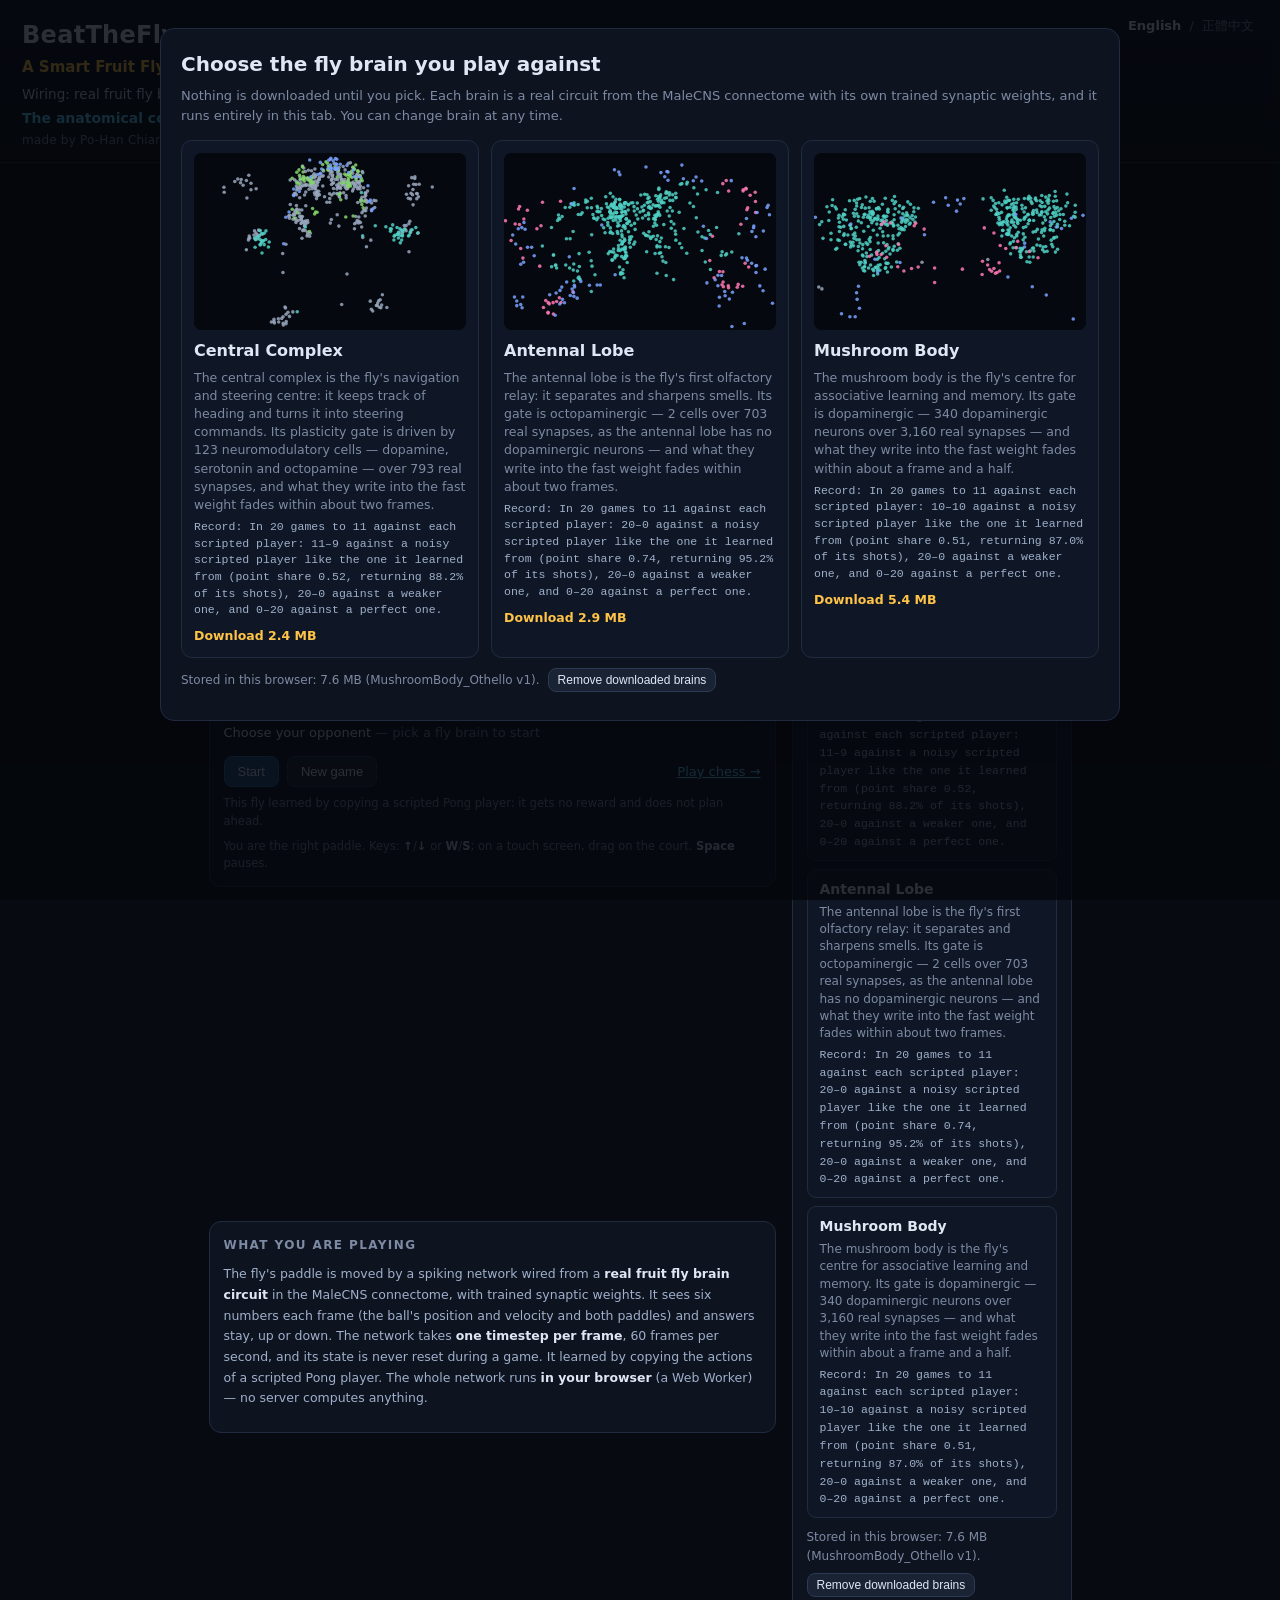
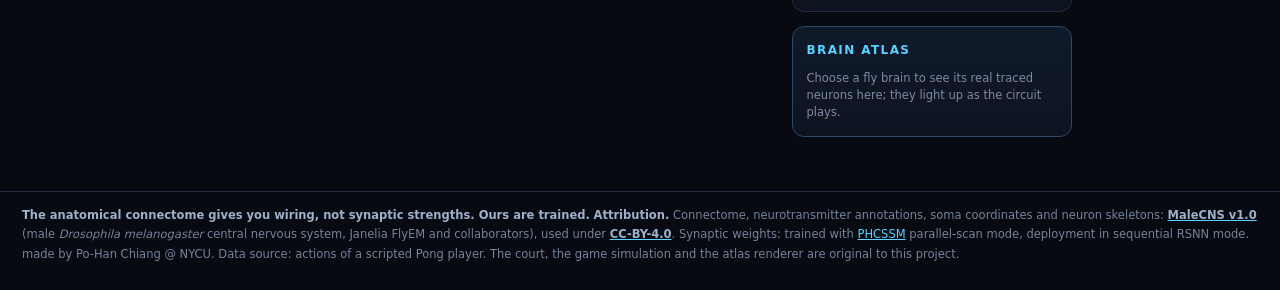
<file: pong/index.html>
<!doctype html>
<html lang="en">
<head>
<meta charset="utf-8">
<meta name="viewport" content="width=device-width,initial-scale=1">
<title>BeatTheFly: Pong</title>
<meta name="description" content="BeatTheFly: play Pong against a smart fruit fly. A spiking neural network wired from a real Drosophila brain circuit (MaleCNS connectome) moves the paddle in real time, running in your browser.">
<link rel="canonical" href="https://phclab.github.io/BeatTheFly/pong/">
<link rel="alternate" hreflang="en" href="https://phclab.github.io/BeatTheFly/pong/">
<link rel="alternate" hreflang="zh-Hant-TW" href="https://phclab.github.io/BeatTheFly/zh-TW/pong/">
<link rel="alternate" hreflang="x-default" href="https://phclab.github.io/BeatTheFly/pong/">
<meta property="og:type" content="website">
<meta property="og:locale" content="en_US">
<meta property="og:locale:alternate" content="zh_TW">
<meta property="og:title" content="BeatTheFly: Pong">
<meta property="og:description" content="BeatTheFly: play Pong against a smart fruit fly. A spiking neural network wired from a real Drosophila brain circuit (MaleCNS connectome) moves the paddle in real time, running in your browser.">
<meta property="og:url" content="https://phclab.github.io/BeatTheFly/pong/">
<meta name="twitter:card" content="summary">
<link rel="icon" href="data:image/svg+xml,%3Csvg xmlns='http://www.w3.org/2000/svg' viewBox='0 0 60 44'%3E%3Cellipse cx='26' cy='12' rx='13' ry='6.5' fill='%23cde8ff' fill-opacity='.8' transform='rotate(-22 26 12)'/%3E%3Cellipse cx='26' cy='20' rx='13' ry='6.5' fill='%23cde8ff' fill-opacity='.8' transform='rotate(22 26 20)'/%3E%3Cellipse cx='27' cy='24' rx='14' ry='9' fill='%233b4657'/%3E%3Cellipse cx='40' cy='22' rx='8.5' ry='7.5' fill='%232a3340'/%3E%3Cellipse cx='45.5' cy='19' rx='5' ry='5.2' fill='%23e2452f'/%3E%3Cellipse cx='45.5' cy='26' rx='4.4' ry='4.6' fill='%23e2452f'/%3E%3C/svg%3E">
<link rel="stylesheet" href="../ui/app.css">
</head>
<body class="gamepage">
<header>
  <nav class="langs" aria-label="Language"><a href="./" data-lang="en" hreflang="en" aria-current="page">English</a> / <a href="../zh-TW/pong/" data-lang="zh-TW" hreflang="zh-Hant-TW" lang="zh-Hant-TW">正體中文</a></nav>
  <h1 id="title"><a href="../" style="color:inherit;text-decoration:none">BeatTheFly</a></h1>
  <div class="tagline">A Smart Fruit Fly is playing Pong against you</div>
  <div class="attrib">Wiring: real fruit fly brain (<a href="https://male-cns.janelia.org/" target="_blank" rel="noopener">MaleCNS
  connectome</a>, <a href="https://creativecommons.org/licenses/by/4.0/" target="_blank" rel="noopener">CC-BY-4.0</a>)
  <span class="sep">·</span> Synaptic weights: trained with <a href="https://arxiv.org/abs/2604.01295" target="_blank" rel="noopener">PHCSSM</a> parallel-scan mode, deployment in sequential RSNN mode</div>
  <div class="claim">The anatomical connectome gives you wiring, not synaptic strengths. Ours are trained.</div>
  <div class="byline">made by Po-Han Chiang @ NYCU · <a href="https://chianglab.com/">Chiang Lab</a> · <a href="https://tw.linkedin.com/in/pohanc" target="_blank" rel="me noopener">LinkedIn</a></div>
</header>

<div class="wrap phonegrid">
  <div id="colBoard">
    <div class="card">
      <h2>Court</h2>
      <div class="score"><span class="fly"><span>FLY</span> <b id="scL">0</b></span>
        <span id="toWin">first to 11</span>
        <span class="you"><b id="scR">0</b> <span>YOU</span></span></div>
      <div id="boardstage"><div id="boardwrap" class="pongcourt"><canvas id="court"></canvas></div></div>
      <div id="status"></div>
      <div class="rt" id="rt"></div>
      <div id="overbox"></div>
      <div class="row" style="margin-top:11px">
        <button class="pri" id="play">Start</button>
        <button id="newG">New game</button>
        <a href="../chess/" style="margin-left:auto;font-size:13px">Play chess →</a>
      </div>
      <div class="legend phonehide"><span>This fly learned by copying a scripted Pong player: it gets no reward and does not plan ahead.</span></div>
      <div class="legend phonehide"><span>You are the right paddle. Keys: <b>↑</b>/<b>↓</b> or <b>W</b>/<b>S</b>; on a touch screen, drag on the court. <b>Space</b> pauses.</span></div>
    </div>
  </div>
  <div id="colSide">
    <div class="card" id="brainCard" data-side="picker">
      <h2>Opponent fly</h2>
      <div class="regions" id="brainList"></div>
      <div class="store"><span id="storeLine2"></span> <button id="clearStore2" class="sm" hidden>Remove downloaded brains</button></div>
    </div>
    <div class="card" data-side="command">
      <h2>The fly's paddle command</h2>
      <div id="acts"></div>
      <div id="rogrid"></div>
      <div class="legend"><span id="roNote">Each frame the command is read from the membrane voltage of the readout neurons only. Squares are those neurons:
        blue pushes the paddle up, pink pushes it down (trained readout weights), a white outline means it spiked this frame. They are drawn in gold on the atlas.</span></div>
    </div>
    <div id="brainPanels"></div>
  </div>
  <div id="colNotes">
    <div class="card">
      <h2>What you are playing</h2>
      <div class="note" id="whatNote"><p>The fly's paddle is moved by a spiking network wired from a <b>real fruit fly brain circuit</b> in the
  MaleCNS connectome, with trained synaptic weights. It sees six numbers each frame (the ball's position and velocity and both paddles) and
  answers stay, up or down. The network takes <b>one timestep per frame</b>, 60 frames per second, and its state is never reset during a game.
  It learned by copying the actions of a scripted Pong player. The whole network runs <b>in your browser</b> (a Web Worker) — no server computes anything.</p></div>
    </div>
  </div>
</div>
<footer>
  <span><b>The anatomical connectome gives you wiring, not synaptic strengths. Ours are trained.</b>
  <b>Attribution.</b> Connectome, neurotransmitter annotations, soma coordinates and neuron skeletons:
  <a href="https://male-cns.janelia.org/" target="_blank" rel="noopener"><b>MaleCNS v1.0</b></a> (male
  <i>Drosophila melanogaster</i> central nervous system, Janelia FlyEM and collaborators), used under
  <a href="https://creativecommons.org/licenses/by/4.0/" target="_blank" rel="noopener"><b>CC-BY-4.0</b></a>.
  Synaptic weights: trained with <a href="https://arxiv.org/abs/2604.01295" target="_blank" rel="noopener">PHCSSM</a>
  parallel-scan mode, deployment in sequential RSNN mode.
  <span class="byline">made by Po-Han Chiang @ NYCU</span>. Data source: actions of a scripted Pong player.
  The court, the game simulation and the atlas renderer are original to this project.</span>
  <span id="footck"></span>
</footer>
<div id="picker" hidden><div class="pbox">
  <h3>Choose the fly brain you play against</h3>
  <div class="sub">Nothing is downloaded until you pick. Each brain is a real circuit from the MaleCNS connectome with its
    own trained synaptic weights, and it runs entirely in this tab. You can change brain at any time.</div>
  <div class="picks" id="pickList"></div>
  <div class="store"><span id="storeLine"></span> <button id="clearStore" class="sm" hidden>Remove downloaded brains</button></div>
  <div class="pl" id="pickErr"></div>
</div></div>
<div id="loader"><div class="box">
  <h3 id="ldH">Loading the fly's brain…</h3>
  <div class="sub" id="ldS">Downloading the trained connectome weights. Everything runs locally in this tab.</div>
  <div class="pbar"><i id="ldBar"></i></div>
  <div class="pl" id="ldP">starting…</div>
</div></div>

<script src="../config.js"></script>
<script type="module">
import { t, dataFile } from '../ui/i18n.js';
import { openStore, modelPrefix, getComplete, usage, clearAll } from '../engine/store.js';
import { $, esc, SITE, ST, rpc, start, newSession, loadModel, recordFrame, drawBrain, refreshCharts, refreshAtlas, unpack, flySpriteSvg } from '../ui/shell.js';
import { Pong, CONST, flyObs } from '../engine/pong.js';

const CFG = (window.FLY_CONFIG || {}).pong || {}, QS = new URLSearchParams(location.search);
const STEP_MS = 1000 / CONST.FPS, PH = CONST.PADDLE_H, PX = CONST.PADDLE_X, R = CONST.BALL_R;
const ACT_LABEL = () => [t('stay'), t('up'), t('down')];
let BRAINS = [], CUR = null, SWITCHING = false, GEN = 0, RO = null;
const G = { game: null, running: false, over: false, pending: false, up: false, down: false, drag: null, act: 0, probs: [1, 0, 0],
            nextT: 0, win: [], ms: [], draw: 0, hits: 0, lastEv: '', timer: 0, dirty: false, paints: [], bdraws: [], lastR: null, shown: null, chartT: 0, lastBrain: 0, slowDraws: 0 };

function specFor(b) {
  const c = (CFG.BRAINS || {})[b.key] || {};
  return { id: b.key, wsrc: QS.get('weights_' + b.key) || c.WEIGHTS_BASE || '', variant: QS.get('prec') || c.PRECISION || 'fp16w32',
           skel: b.skel || 'data/mb_skel.json', note: b.note,
           region: b.id === 'mb' ? null : { id: b.id, name: b.name, intro: b.intro, cells: b.cells, rate_note: b.rate_note, strength: b.strength } };
}
const configured = b => { if (b.status) return false; const w = specFor(b).wsrc; return !!w && !/[<>]/.test(w); };
const cur = () => BRAINS.find(b => b.key === CUR);
const title = b => esc(b.name);
const unavailable = b => b.status ? t('Still training — not available yet') : t('weights location not configured');

function renderBrains() {
  $('brainList').innerHTML = BRAINS.map(b => '<button class="region' + (b.key === CUR ? ' on' : '') + '" data-id="' + b.key + '"' +
    (configured(b) ? '' : ' disabled') + '><b>' + title(b) + '</b><span class="rd">' + esc(b.blurb || '') + '</span>' +
    '<span class="rs">' + (configured(b) ? esc(t('Record: {s}', { s: b.strength || t('not measured yet') })) : esc(unavailable(b))) +
    '</span></button>').join('');
  $('brainList').querySelectorAll('button.region').forEach(x => { x.onclick = () => chooseBrain(x.dataset.id); });
}
const CACHED = {};
async function refreshStore() {
  const db = await openStore();
  for (const b of BRAINS) CACHED[b.key] = !!(db && b.model && await getComplete(db, modelPrefix(b.model, b.version, specFor(b).variant)));
  const u = db ? await usage(db) : { bytes: 0, models: [] };
  const line = !db ? t('This browser cannot keep downloaded brains; each visit downloads again.')
    : u.models.length ? t('Stored in this browser: {mb} MB ({list}).', { mb: (u.bytes / 1e6).toFixed(1), list: u.models.map(m => esc(m.label || m.model)).join(', ') })
    : t('Downloaded brains are kept in this browser, so each one downloads only once.');
  for (const [l, x] of [['storeLine', 'clearStore'], ['storeLine2', 'clearStore2']]) { $(l).innerHTML = line; $(x).hidden = !u.models.length; }
  renderPicker();
}
async function clearStoreClick() {
  const db = await openStore();
  if (db) await clearAll(db);
  await refreshStore();
}
function renderPicker() {
  $('pickList').innerHTML = BRAINS.map(b => '<button class="pick" data-id="' + b.key + '"' + (configured(b) ? '' : ' disabled') + '>' +
    (b.thumb ? '<img src="' + esc(new URL(b.thumb, SITE).href) + '" alt="" width="200" height="130">' : '') +
    '<b>' + esc(b.name) + '</b>' +
    '<span class="rd">' + esc(b.blurb || '') + '</span>' +
    (configured(b) ? '<span class="rs">' + esc(t('Record: {s}', { s: b.strength || t('not measured yet') })) + '</span>' : '') +
    '<span class="sz">' + (!configured(b) ? esc(unavailable(b)) : CACHED[b.key] ? t('Downloaded ✓ (loads instantly)') :
      (b.size_mb ? t('Download {mb} MB', { mb: b.size_mb.toFixed(1) }) : '')) +
    '</span></button>').join('');
  $('pickList').querySelectorAll('button.pick').forEach(x => { x.onclick = () => chooseBrain(x.dataset.id); });
}
const showPicker = on => { $('picker').hidden = !on; };
const setBusy = on => { if (on) $('brainList').setAttribute('aria-busy', 'true'); else $('brainList').removeAttribute('aria-busy'); };

function waitingState() {
  $('brainPanels').innerHTML = '<div class="card hero"><h2>' + t('Brain atlas') + '</h2><div class="legend"><span>' +
    t('Choose a fly brain to see its real traced neurons here; they light up as the circuit plays.') + '</span></div></div>';
  renderStatus(t('Choose your opponent') + ' <span style="color:var(--dim)">' + t('— pick a fly brain to start') + '</span>');
  drawCourt();
}

async function chooseBrain(id) {
  const b = BRAINS.find(x => x.key === id);
  if (!b || !configured(b) || SWITCHING || id === CUR) return;
  const prev = cur();
  SWITCHING = true; pause(); showPicker(false); CUR = id; renderBrains(); setBusy(true);
  try {
    await loadModel(specFor(b));
  } catch (e) {
    $('loader').style.display = 'none'; CUR = prev ? prev.key : null; renderBrains(); SWITCHING = false; setBusy(false);
    if (prev) { try { await loadModel(specFor(prev)); } catch (_) {} }
    else { $('pickErr').textContent = t('Could not load {name}: {msg}', { name: b.name, msg: e.message }); showPicker(true); }
    return;
  }
  SWITCHING = false; setBusy(false);
  afterLoad();
  refreshStore();
  await newGame();
}

function updateWhat() {
  if (!$('whatNote') || !ST.info) return;
  const d = ST.info, b = cur(), name = d.region ? t(d.region.name).toLowerCase() : t('mushroom-body');
  $('whatNote').innerHTML = '<p>' + t('The fly\'s paddle is moved by a spiking network wired from the <b>real MaleCNS {name} connectome</b> — ' +
    '{H} measured neurons, {E} neuron-to-neuron connections, excitatory/inhibitory signs from neurotransmitter annotations. ' +
    'It sees six numbers each frame (the ball\'s position and velocity and both paddles) and answers stay, up or down. ' +
    'The network takes <b>one timestep per frame</b>, 60 frames per second, and its state is never reset during a game. ' +
    'It learned by copying the actions of a scripted Pong player. The whole network runs <b>in your browser</b> (a Web Worker) — no server computes anything.',
    { name: esc(name), H: d.H.toLocaleString('en-US'), E: Number(d.edges).toLocaleString('en-US') }) + '</p>' +
    (b && b.blurb ? '<p>' + esc(b.blurb) + '</p>' : '');
}

function afterLoad() {
  updateWhat();
  RO = ST.readout ? { ...ST.readout } : null;
  if (RO) {
    const n = RO.out_idx.length, A = RO.n_act, w = new Float32Array(n), steer = new Float32Array(n);
    let wm = 1e-9, sm = 1e-9;
    for (let i = 0; i < n; i++) {
      let s = 0; for (let a = 0; a < A; a++) s += RO.dec_w[a * n + i] ** 2;
      w[i] = Math.sqrt(s); wm = Math.max(wm, w[i]);
      steer[i] = RO.dec_w[1 * n + i] - RO.dec_w[2 * n + i]; sm = Math.max(sm, Math.abs(steer[i]));
    }
    for (let i = 0; i < n; i++) { w[i] /= wm; steer[i] /= sm; }
    RO.w = w; RO.steer = steer;
    ST.highlight = { idx: RO.out_idx, w };
    const cell = n <= 120 ? 14 : n <= 400 ? 10 : 7;
    $('rogrid').style.gridTemplateColumns = 'repeat(auto-fill,minmax(' + cell + 'px,1fr))';
    $('rogrid').innerHTML = RO.out_idx.map((_, i) => {
      const s = RO.steer[i], a = (0.15 + 0.85 * Math.abs(s)).toFixed(2);
      return '<i style="background:' + (s >= 0 ? 'rgba(90,209,255,' + a + ')' : 'rgba(255,122,182,' + a + ')') + '"></i>';
    }).join('');
  } else { ST.highlight = null; $('rogrid').innerHTML = ''; }
  GRID.prev = null; ST.fastAtlas = false; ST.strokeCap = 400;
  if (ST.info && ST.info.atlas) refreshAtlas();
  renderActs();
}

function renderActs() {
  const L = ACT_LABEL();
  $('acts').innerHTML = [0, 1, 2].map(a => '<div class="act' + (a === G.act ? ' on' : '') + '"><span>' + esc(L[a]) + '</span>' +
    '<div class="bar"><i style="width:' + (100 * G.probs[a]).toFixed(1) + '%"></i></div><span class="pv">' + (100 * G.probs[a]).toFixed(1) + '%</span></div>').join('');
}
function updateActs() {
  const rows = $('acts').children; if (rows.length !== 3) return renderActs();
  for (let a = 0; a < 3; a++) {
    rows[a].classList.toggle('on', a === G.act);
    rows[a].children[1].firstChild.style.width = (100 * G.probs[a]).toFixed(1) + '%';
    rows[a].children[2].textContent = (100 * G.probs[a]).toFixed(1) + '%';
  }
}
const GRID = { prev: null };
function updateGrid(bitsB64) {
  if (!RO) return;
  const bits = unpack(bitsB64, ST.info.H), cells = $('rogrid').children, n = cells.length;
  if (!GRID.prev || GRID.prev.length !== n) GRID.prev = new Uint8Array(n);
  const prev = GRID.prev;
  for (let i = 0; i < n; i++) {
    const on = bits[RO.out_idx[i]] ? 1 : 0;
    if (on !== prev[i]) { cells[i].classList.toggle('on', !!on); prev[i] = on; }
  }
}

function renderStatus(html) {
  if (html != null) { $('status').innerHTML = html; return; }
  const g = G.game; if (!g) return;
  let s;
  if (G.over) s = g.scoreL > g.scoreR ? t('The fly wins {a}–{b}.', { a: g.scoreL, b: g.scoreR }) : t('You win {a}–{b}.', { a: g.scoreR, b: g.scoreL });
  else if (!G.running) s = g.frame ? t('Paused. Press Start or Space to continue.') : t('Press Start or Space to serve.');
  else if (G.lastEv === 'pointL') s = t('The fly scores.');
  else if (G.lastEv === 'pointR') s = t('You score.');
  else s = t('Rally hits: {n}', { n: G.hits });
  $('status').innerHTML = '<span class="big">' + s + '</span>';
}
function renderScore() { $('scL').textContent = G.game ? G.game.scoreL : 0; $('scR').textContent = G.game ? G.game.scoreR : 0; }

const REDUCED = !!(window.matchMedia && matchMedia('(prefers-reduced-motion: reduce)').matches);
const SPRITE = [null, 0.4].map(w => { const im = new Image(); im.src = 'data:image/svg+xml;charset=utf-8,' + encodeURIComponent(flySpriteSvg(w)); return im; });
const HEAD = { ang: 0, flap: 0 };
const TARGET = [0, -Math.PI / 2, Math.PI / 2];
function courtGeom(W) { const g = Math.round(Math.min(44, Math.max(30, 0.07 * W))); return { g, S: W - 2 * g }; }
function drawFly(x, cx, cy, size) {
  const im = REDUCED || G.act === 0 || !G.running ? SPRITE[0] : SPRITE[(HEAD.flap >> 1) & 1];
  if (!im.complete || !im.naturalWidth) return;
  const w = size, h = size * 44 / 60;
  x.save(); x.translate(cx, cy); x.rotate(HEAD.ang);
  x.shadowColor = 'rgba(205,232,255,0.7)'; x.shadowBlur = 7;
  x.drawImage(im, -w * 0.55, -h / 2, w, h);
  x.restore();
}
function drawCourt() {
  const c = $('court'), wrap = $('boardwrap');
  const W = Math.max(200, wrap.clientWidth || 360), { g, S } = courtGeom(W), H = S;
  if (wrap.style.height !== H + 'px') wrap.style.height = H + 'px';
  const dpr = Math.min(2, window.devicePixelRatio || 1);
  if (c.width !== Math.round(W * dpr) || c.height !== Math.round(H * dpr)) { c.width = Math.round(W * dpr); c.height = Math.round(H * dpr); }
  const x = c.getContext && c.getContext('2d'); if (!x) return;
  x.setTransform(dpr, 0, 0, dpr, 0, 0);
  x.fillStyle = '#03050a'; x.fillRect(0, 0, W, H);
  x.fillStyle = '#05080e'; x.fillRect(g, 0, S, H);
  x.strokeStyle = '#141d2c'; x.lineWidth = 1; x.beginPath(); x.moveTo(g + 0.5, 0); x.lineTo(g + 0.5, H); x.moveTo(g + S - 0.5, 0); x.lineTo(g + S - 0.5, H); x.stroke();
  x.strokeStyle = '#1d2a3f'; x.lineWidth = 2; x.setLineDash([6, 8]);
  x.beginPath(); x.moveTo(W / 2, 0); x.lineTo(W / 2, H); x.stroke(); x.setLineDash([]);
  x.fillStyle = '#2b3a55'; x.fillRect(g, 0, S, 2); x.fillRect(g, H - 2, S, 2);
  x.font = '600 11px ui-monospace,monospace'; x.fillStyle = '#5d6b85';
  x.textAlign = 'left'; x.fillText(t('FLY'), g + 8, 16); x.textAlign = 'right'; x.fillText(t('YOU'), g + S - 8, 16);
  const gm = G.game; if (!gm) return;
  const fx = v => g + v * S, sy = v => (1 - v) * H, pw = Math.max(5, 0.014 * S), ph = PH * S;
  const room = fx(PX) - pw / 2, size = Math.min(0.09 * S, 1.15 * room);
  drawFly(x, room / 2, sy(gm.yL), size);
  x.fillStyle = '#ffc447'; x.fillRect(fx(PX) - pw / 2, sy(gm.yL) - ph / 2, pw, ph);
  x.fillStyle = '#5ad1ff'; x.fillRect(fx(1 - PX) - pw / 2, sy(gm.yR) - ph / 2, pw, ph);
  const br = Math.max(3.5, R * S);
  x.fillStyle = gm.serveTimer > 0 ? 'rgba(244,247,255,0.45)' : '#f4f7ff';
  x.beginPath(); x.arc(fx(gm.x), sy(gm.y), br, 0, 6.283); x.fill();
  if (G.drag != null) { x.strokeStyle = 'rgba(90,209,255,0.35)'; x.lineWidth = 1; x.beginPath(); x.moveTo(fx(0.9), sy(G.drag)); x.lineTo(W, sy(G.drag)); x.stroke(); }
}

function humanAction() {
  if (G.up !== G.down) return G.up ? 1 : 2;
  if (G.drag == null || !G.game) return 0;
  const d = G.drag - G.game.yR, dz = CONST.PADDLE_SPEED / 2;
  return d > dz ? 1 : d < -dz ? 2 : 0;
}
const argmax = a => { let b = 0; for (let i = 1; i < a.length; i++) if (a[i] > a[b]) b = i; return b; };
function softmax(a) { const m = Math.max(...a), e = a.map(v => Math.exp(v - m)), s = e.reduce((p, q) => p + q, 0); return e.map(v => v / s); }

function stats(now) {
  G.win.push(now); while (G.win.length && G.win[0] < now - 1000) G.win.shift();
  if (G.ms.length > 120) G.ms.shift();
}
function renderRt() {
  const fps = G.win.length > 1 ? (G.win.length - 1) * 1000 / (G.win[G.win.length - 1] - G.win[0]) : 0;
  const ms = G.ms.length ? G.ms.reduce((a, b) => a + b, 0) / G.ms.length : 0;
  const el = $('rt');
  el.dataset.fps = fps.toFixed(1); el.dataset.ms = ms.toFixed(3); el.dataset.draw = G.draw.toFixed(1); el.dataset.paint = G.paints.length; el.dataset.brain = G.bdraws.length;
  if (!G.running || G.win.length < 30) { el.innerHTML = ms ? t('fly: {ms} ms per timestep', { ms: ms.toFixed(2) }) : ''; return; }
  const slow = fps < CONST.FPS - 3;
  el.innerHTML = t('fly: {ms} ms per timestep · {fps} frames per second', { ms: ms.toFixed(2), fps: fps.toFixed(1) }) +
    (slow ? ' · <span class="warn">' + t('slower than real time on this device: every frame is still simulated, none is skipped') + '</span>' : '');
}

function tick() {
  G.timer = 0;
  if (!G.running || G.over || G.pending || !ST.ready || SWITCHING) return;
  const now = performance.now();
  if (now < G.nextT - 1) { G.timer = setTimeout(tick, G.nextT - now); return; }
  G.nextT = Math.max(G.nextT + STEP_MS, now);
  G.pending = true;
  const gen = GEN, obs = flyObs(G.game, 'L');
  rpc('frame', { obs }).then(r => {
    if (gen !== GEN) return;
    G.pending = false;
    G.act = argmax(r.logits); G.probs = softmax(r.logits);
    const ev = G.game.step(G.act, humanAction());
    for (const e of ev) {
      if (e === 'hitL' || e === 'hitR') G.hits++;
      if (e === 'pointL' || e === 'pointR') { G.lastEv = e; G.hits = 0; renderScore(); }
      if (e === 'serve') G.lastEv = '';
    }
    if (G.game.over()) { G.over = true; G.running = false; gameOver(); }
    G.ms.push(r.ms); stats(performance.now());
    recordFrame(r);
    G.lastR = r; G.dirty = true;
    if (r.t % 15 === 0 || ev.length) { renderStatus(); renderRt(); }
    tick();
  }, e => { G.pending = false; G.running = false; renderStatus(esc(t('fly error: {msg}', { msg: e.message }))); });
}
function paint(now) {
  requestAnimationFrame(paint);
  G.paints.push(now); while (G.paints.length && G.paints[0] < now - 1000) G.paints.shift();
  const tgt = TARGET[G.act] || 0, d = tgt - HEAD.ang;
  const turning = Math.abs(d) > 0.01;
  if (turning) HEAD.ang += d * 0.22; else HEAD.ang = tgt;
  HEAD.flap++;
  $('court').dataset.heading = Math.round(HEAD.ang * 180 / Math.PI);
  if (G.dirty || turning || (G.running && G.act && !REDUCED)) { G.dirty = false; drawCourt(); }
  const r = G.lastR;
  const every = G.draw > 4 ? 33 : 0;
  if (r && r !== G.shown && now - G.lastBrain >= every) {
    G.shown = r; G.lastBrain = now;
    const t0 = performance.now();
    drawBrain(r); updateActs(); updateGrid(r.brain.bits);
    G.draw = performance.now() - t0;
    G.bdraws.push(now); while (G.bdraws.length && G.bdraws[0] < now - 1000) G.bdraws.shift();
    if (r.t - G.chartT >= 30 || r.t < G.chartT) { G.chartT = r.t; refreshCharts(); }
  }
}

function play() {
  if (!G.game || G.over || !ST.ready || SWITCHING) return;
  if (G.running) return;
  G.running = true; G.nextT = performance.now(); G.win = [];
  $('play').textContent = t('Pause'); renderStatus(); tick();
}
function pause() {
  G.running = false; clearTimeout(G.timer); G.timer = 0; if ($('play')) $('play').textContent = t('Start');
  renderStatus(); renderRt();
}
function gameOver() {
  $('play').textContent = t('Start'); $('play').disabled = true;
  const g = G.game;
  $('overbox').innerHTML = '<div class="over">' + (g.scoreL > g.scoreR
    ? t('<b>The fly wins {a}–{b}.</b> Press New game for a rematch.', { a: g.scoreL, b: g.scoreR })
    : t('<b>You win {a}–{b}.</b> Press New game to play again.', { a: g.scoreR, b: g.scoreL })) + '</div>';
  renderStatus(); renderRt(); refreshCharts();
}
async function newGame() {
  GEN++; clearTimeout(G.timer); G.timer = 0; G.running = false; G.pending = false; G.lastR = null; G.shown = null; G.chartT = 0; G.over = false; G.hits = 0; G.lastEv = ''; G.act = 0; G.probs = [1, 0, 0]; G.win = []; G.ms = [];
  $('overbox').innerHTML = ''; $('play').disabled = false; $('play').textContent = t('Start');
  const seed = (crypto.getRandomValues ? crypto.getRandomValues(new Uint32Array(1))[0] : Math.floor(Math.random() * 2 ** 32)) >>> 0;
  G.game = new Pong(seed);
  await newSession();
  renderScore(); renderActs(); renderStatus(); renderRt(); drawCourt();
}

const KEYS = { ArrowUp: 'up', KeyW: 'up', ArrowDown: 'down', KeyS: 'down' };
window.addEventListener('keydown', e => {
  if (e.target && /^(INPUT|TEXTAREA|SELECT)$/.test(e.target.tagName)) return;
  if (KEYS[e.code]) { G[KEYS[e.code]] = true; if (G.game && !G.over) { e.preventDefault(); if (!G.running) play(); } }
  else if (e.code === 'Space' && G.game && (!e.target || e.target.tagName !== 'BUTTON')) { e.preventDefault(); G.running ? pause() : play(); }
});
window.addEventListener('keyup', e => { if (KEYS[e.code]) G[KEYS[e.code]] = false; });
window.addEventListener('blur', () => { G.up = G.down = false; });
const court = $('court');
SPRITE[0].onload = () => drawCourt();
const dragY = e => { const r = court.getBoundingClientRect(); return Math.min(1, Math.max(0, 1 - (e.clientY - r.top) / r.height)); };
court.addEventListener('pointerdown', e => { if (!G.game) return; court.setPointerCapture(e.pointerId); G.drag = dragY(e); if (!G.running && !G.over) play(); e.preventDefault(); });
court.addEventListener('pointermove', e => { if (G.drag != null) G.drag = dragY(e); });
const endDrag = () => { G.drag = null; };
court.addEventListener('pointerup', endDrag); court.addEventListener('pointercancel', endDrag);
court.addEventListener('touchmove', e => { if (G.game) e.preventDefault(); }, { passive: false });
$('play').onclick = () => (G.running ? pause() : play());
$('newG').onclick = () => { if (ST.model && !SWITCHING) newGame(); };
document.addEventListener('visibilitychange', () => { if (document.hidden && G.running) pause(); });

try {
  const rs = await fetch(new URL(dataFile('data/pong_brains.json'), SITE));
  if (rs.ok) BRAINS = (await rs.json()).brains;
} catch (_) {}
const qb = QS.get('brain'), want = BRAINS.find(b => configured(b) && (b.key === qb || b.id === qb));
if (want) CUR = want.key;
renderBrains();
renderPicker();
renderActs();
$('clearStore').onclick = clearStoreClick; $('clearStore2').onclick = clearStoreClick;
refreshStore();
requestAnimationFrame(paint);
start({
  kind: 'pong',
  unit: 'frame',
  minimal: true,
  fitExtra: 200,
  initialModel: () => (CUR ? specFor(cur()) : null),
  modelNote: () => '',
  render: drawCourt,
  sync: () => {},
  renderStatus: () => renderStatus(),
  sqCenter: () => [0, 0],
  vocabText: v => t('{n} actions (stay, up, down)', { n: v }),
  onGameOver() {},
  onFinal() { return null; },
  caveat() { return { html: '', row: '' }; },
}).then(() => {
  if (ST.model) { afterLoad(); setBusy(false); return newGame(); }
  waitingState(); showPicker(true);
});
</script>
<script type="module" src="https://static.cloudflareinsights.com/beacon.min.js" data-cf-beacon='{"token": "ed90c191314a4bd1b54a671616598fbd"}'></script>
</body>
</html>
</file>
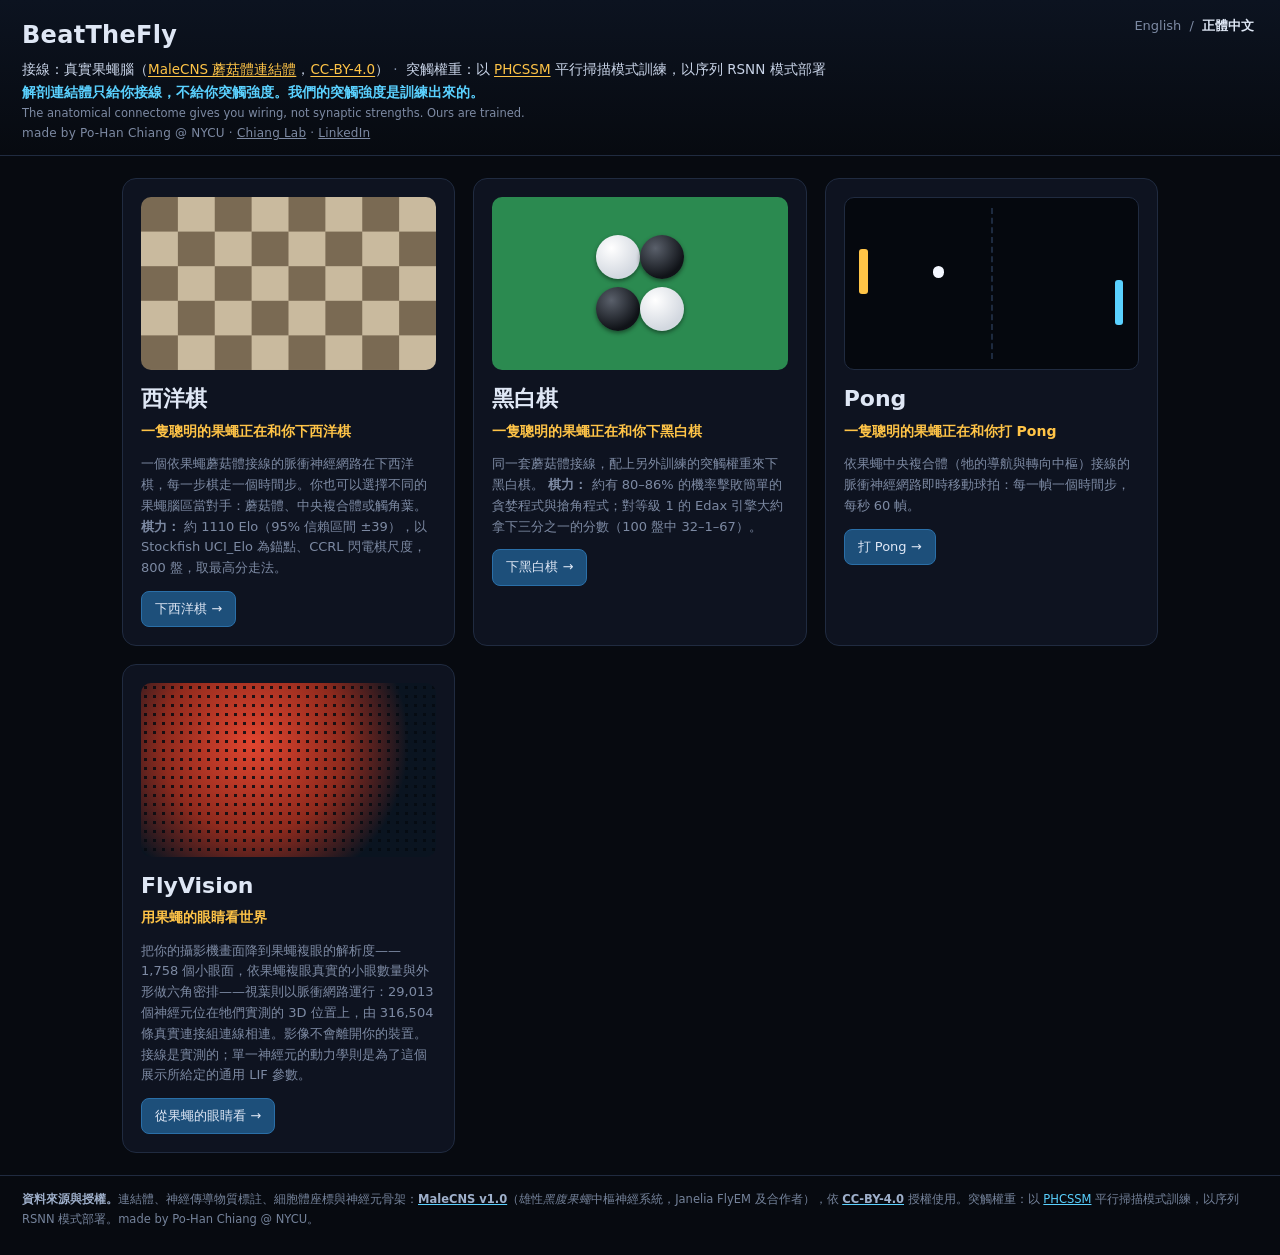
<file: zh-TW/index.html>
<!doctype html>
<html lang="zh-Hant-TW">
<head>
<meta charset="utf-8">
<meta name="viewport" content="width=device-width,initial-scale=1">
<title>BeatTheFly：和一隻聰明的果蠅下棋</title>
<meta name="description" content="BeatTheFly：和一隻聰明的果蠅下西洋棋或黑白棋。以真實果蠅（Drosophila）蘑菇體連結體（MaleCNS）接線的脈衝神經網路，直接在你的瀏覽器中執行。">
<link rel="canonical" href="https://phclab.github.io/BeatTheFly/zh-TW/">
<link rel="alternate" hreflang="en" href="https://phclab.github.io/BeatTheFly/">
<link rel="alternate" hreflang="zh-Hant-TW" href="https://phclab.github.io/BeatTheFly/zh-TW/">
<link rel="alternate" hreflang="x-default" href="https://phclab.github.io/BeatTheFly/">
<meta property="og:type" content="website">
<meta property="og:locale" content="zh_TW">
<meta property="og:locale:alternate" content="en_US">
<meta property="og:title" content="BeatTheFly：和一隻聰明的果蠅下棋">
<meta property="og:description" content="BeatTheFly：和一隻聰明的果蠅下西洋棋或黑白棋。以真實果蠅（Drosophila）蘑菇體連結體（MaleCNS）接線的脈衝神經網路，直接在你的瀏覽器中執行。">
<meta property="og:url" content="https://phclab.github.io/BeatTheFly/zh-TW/">
<meta name="twitter:card" content="summary">
<link rel="icon" href="data:image/svg+xml,%3Csvg xmlns='http://www.w3.org/2000/svg' viewBox='0 0 60 44'%3E%3Cellipse cx='26' cy='12' rx='13' ry='6.5' fill='%23cde8ff' fill-opacity='.8' transform='rotate(-22 26 12)'/%3E%3Cellipse cx='26' cy='20' rx='13' ry='6.5' fill='%23cde8ff' fill-opacity='.8' transform='rotate(22 26 20)'/%3E%3Cellipse cx='27' cy='24' rx='14' ry='9' fill='%233b4657'/%3E%3Cellipse cx='40' cy='22' rx='8.5' ry='7.5' fill='%232a3340'/%3E%3Cellipse cx='45.5' cy='19' rx='5' ry='5.2' fill='%23e2452f'/%3E%3Cellipse cx='45.5' cy='26' rx='4.4' ry='4.6' fill='%23e2452f'/%3E%3C/svg%3E">
<link rel="stylesheet" href="../ui/app.css">
</head>
<body>
<header>
  <nav class="langs" aria-label="語言"><a href="../" data-lang="en" hreflang="en">English</a> / <a href="./" data-lang="zh-TW" hreflang="zh-Hant-TW" lang="zh-Hant-TW" aria-current="page">正體中文</a></nav>
  <h1 id="title">BeatTheFly</h1>
  <div class="attrib">接線：真實果蠅腦（<a href="https://male-cns.janelia.org/" target="_blank" rel="noopener">MaleCNS 蘑菇體連結體</a>，<a href="https://creativecommons.org/licenses/by/4.0/" target="_blank" rel="noopener">CC-BY-4.0</a>）<span class="sep">·</span> 突觸權重：以 <a href="https://arxiv.org/abs/2604.01295" target="_blank" rel="noopener">PHCSSM</a> 平行掃描模式訓練，以序列 RSNN 模式部署</div>
  <div class="claim">解剖連結體只給你接線，不給你突觸強度。我們的突觸強度是訓練出來的。<span class="claim-en" lang="en">The anatomical connectome gives you wiring, not synaptic strengths. Ours are trained.</span></div>
  <div class="byline">made by Po-Han Chiang @ NYCU · <a href="https://chianglab.com/">Chiang Lab</a> · <a href="https://tw.linkedin.com/in/pohanc" target="_blank" rel="me noopener">LinkedIn</a></div>
</header>

<div class="chooser">
  <a class="gamecard" href="chess/">
    <div class="pic chess"></div>
    <h2>西洋棋</h2>
    <div class="tl">一隻聰明的果蠅正在和你下西洋棋</div>
    <div class="d" id="chessInfo">一個依果蠅蘑菇體接線的脈衝神經網路在下西洋棋，每一步棋走一個時間步。你也可以選擇不同的果蠅腦區當對手：蘑菇體、中央複合體或觸角葉。</div>
    <span class="go">下西洋棋 →</span>
  </a>
  <a class="gamecard" href="othello/">
    <div class="pic oth"><i class="disc w" style="left:35%;top:22%"></i><i class="disc b" style="left:50%;top:22%"></i>
      <i class="disc b" style="left:35%;top:52%"></i><i class="disc w" style="left:50%;top:52%"></i></div>
    <h2>黑白棋</h2>
    <div class="tl">一隻聰明的果蠅正在和你下黑白棋</div>
    <div class="d" id="othelloInfo">同一套蘑菇體接線，配上另外訓練的突觸權重來下黑白棋。</div>
    <span class="go">下黑白棋 →</span>
  </a>
  <a class="gamecard" href="pong/">
    <div class="pic pong"><i class="pd l"></i><i class="pd r"></i><i class="bl"></i></div>
    <h2>Pong</h2>
    <div class="tl">一隻聰明的果蠅正在和你打 Pong</div>
    <div class="d">依果蠅中央複合體（牠的導航與轉向中樞）接線的脈衝神經網路即時移動球拍：每一幀一個時間步，每秒 60 幀。</div>
    <span class="go">打 Pong →</span>
  </a>
  <a class="gamecard" href="FlyVision/">
    <div class="pic eye"><i class="omm"></i></div>
    <h2>FlyVision</h2>
    <div class="tl">用果蠅的眼睛看世界</div>
    <div class="d">把你的攝影機畫面降到果蠅複眼的解析度——1,758 個小眼面，依果蠅複眼真實的小眼數量與外形做六角密排——視葉則以脈衝網路運行：29,013 個神經元位在牠們實測的 3D 位置上，由 316,504 條真實連接組連線相連。影像不會離開你的裝置。接線是實測的；單一神經元的動力學則是為了這個展示所給定的通用 LIF 參數。</div>
    <span class="go">從果蠅的眼睛看 →</span>
  </a>
</div>

<footer>
  <span><b>資料來源與授權。</b>連結體、神經傳導物質標註、細胞體座標與神經元骨架：<a href="https://male-cns.janelia.org/" target="_blank" rel="noopener"><b>MaleCNS v1.0</b></a>（雄性<i>黑腹果蠅</i>中樞神經系統，Janelia FlyEM 及合作者），依 <a href="https://creativecommons.org/licenses/by/4.0/" target="_blank" rel="noopener"><b>CC-BY-4.0</b></a> 授權使用。突觸權重：以 <a href="https://arxiv.org/abs/2604.01295" target="_blank" rel="noopener">PHCSSM</a> 平行掃描模式訓練，以序列 RSNN 模式部署。<span class="byline">made by Po-Han Chiang @ NYCU</span>。</span>
</footer>

<script type="module">
import { t, dataFile, SITE } from '../ui/i18n.js';
const esc = s => String(s).replace(/[&<>"]/g, c => ({ '&': '&amp;', '<': '&lt;', '>': '&gt;', '"': '&quot;' }[c]));
async function strength(kind) {
  try { const r = await fetch(new URL(dataFile('data/strength_' + kind + '.json'), SITE)); return r.ok ? await r.json() : null; } catch (_) { return null; }
}
strength('chess').then(st => {
  if (st && st.elo_text) document.getElementById('chessInfo').insertAdjacentHTML('beforeend', ' <b>' + t('Strength:') + '</b> ' + esc(st.elo_text) + t('.'));
});
strength('othello').then(st => {
  if (st && st.strength_text) document.getElementById('othelloInfo').insertAdjacentHTML('beforeend', ' <b>' + t('Strength:') + '</b> ' + esc(st.strength_text));
});
</script>
<script type="module" src="https://static.cloudflareinsights.com/beacon.min.js" data-cf-beacon='{"token": "ed90c191314a4bd1b54a671616598fbd"}'></script>
</body>
</html>
</file>
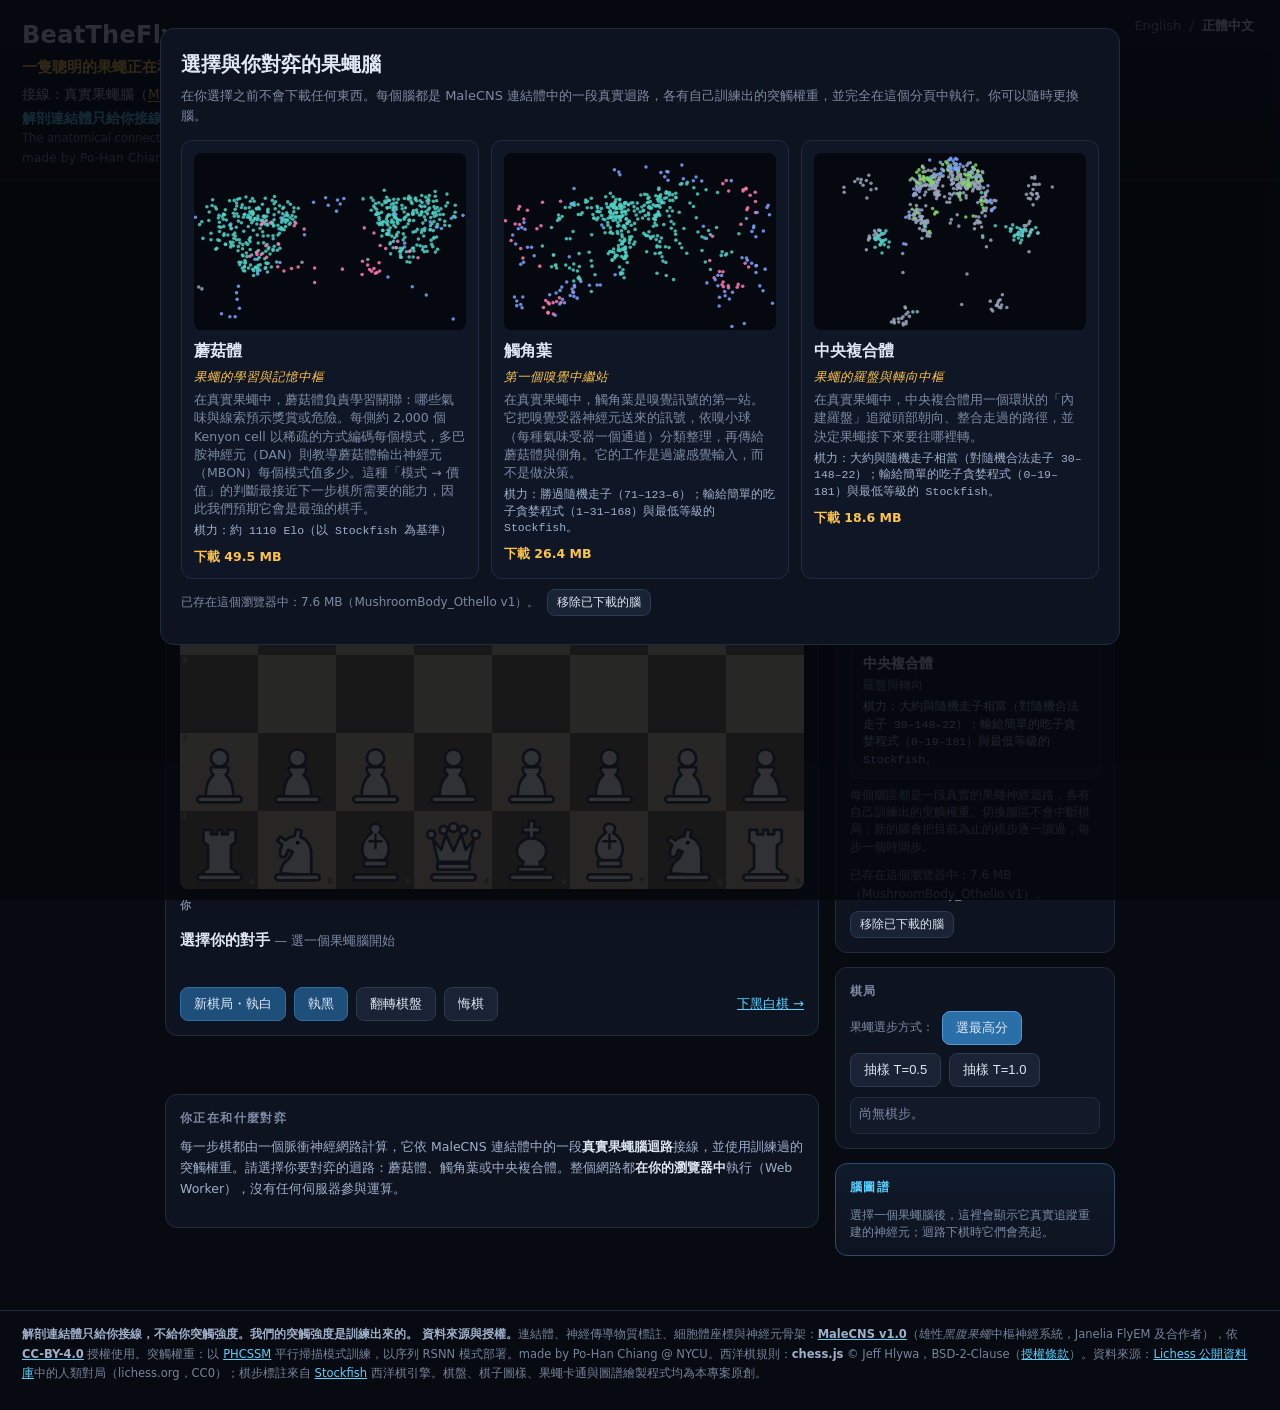
<file: zh-TW/chess/index.html>
<!doctype html>
<html lang="zh-Hant-TW">
<head>
<meta charset="utf-8">
<meta name="viewport" content="width=device-width,initial-scale=1">
<title>BeatTheFly：西洋棋</title>
<meta name="description" content="BeatTheFly：和一隻聰明的果蠅下西洋棋。以真實果蠅（Drosophila）蘑菇體連結體（MaleCNS）接線的脈衝神經網路，直接在你的瀏覽器中執行。">
<link rel="canonical" href="https://phclab.github.io/BeatTheFly/zh-TW/chess/">
<link rel="alternate" hreflang="en" href="https://phclab.github.io/BeatTheFly/chess/">
<link rel="alternate" hreflang="zh-Hant-TW" href="https://phclab.github.io/BeatTheFly/zh-TW/chess/">
<link rel="alternate" hreflang="x-default" href="https://phclab.github.io/BeatTheFly/chess/">
<meta property="og:type" content="website">
<meta property="og:locale" content="zh_TW">
<meta property="og:locale:alternate" content="en_US">
<meta property="og:title" content="BeatTheFly：西洋棋">
<meta property="og:description" content="BeatTheFly：和一隻聰明的果蠅下西洋棋。以真實果蠅（Drosophila）蘑菇體連結體（MaleCNS）接線的脈衝神經網路，直接在你的瀏覽器中執行。">
<meta property="og:url" content="https://phclab.github.io/BeatTheFly/zh-TW/chess/">
<meta name="twitter:card" content="summary">
<link rel="icon" href="data:image/svg+xml,%3Csvg xmlns='http://www.w3.org/2000/svg' viewBox='0 0 60 44'%3E%3Cellipse cx='26' cy='12' rx='13' ry='6.5' fill='%23cde8ff' fill-opacity='.8' transform='rotate(-22 26 12)'/%3E%3Cellipse cx='26' cy='20' rx='13' ry='6.5' fill='%23cde8ff' fill-opacity='.8' transform='rotate(22 26 20)'/%3E%3Cellipse cx='27' cy='24' rx='14' ry='9' fill='%233b4657'/%3E%3Cellipse cx='40' cy='22' rx='8.5' ry='7.5' fill='%232a3340'/%3E%3Cellipse cx='45.5' cy='19' rx='5' ry='5.2' fill='%23e2452f'/%3E%3Cellipse cx='45.5' cy='26' rx='4.4' ry='4.6' fill='%23e2452f'/%3E%3C/svg%3E">
<link rel="stylesheet" href="../../ui/app.css">
</head>
<body class="gamepage">
<header>
  <nav class="langs" aria-label="語言"><a href="../../chess/" data-lang="en" hreflang="en">English</a> / <a href="./" data-lang="zh-TW" hreflang="zh-Hant-TW" lang="zh-Hant-TW" aria-current="page">正體中文</a></nav>
  <h1 id="title"><a href="../" style="color:inherit;text-decoration:none">BeatTheFly</a></h1>
  <div class="tagline">一隻聰明的果蠅正在和你下西洋棋</div>
  <div class="attrib">接線：真實果蠅腦（<a href="https://male-cns.janelia.org/" target="_blank" rel="noopener">MaleCNS 蘑菇體連結體</a>，<a href="https://creativecommons.org/licenses/by/4.0/" target="_blank" rel="noopener">CC-BY-4.0</a>）<span class="sep">·</span> 突觸權重：以 <a href="https://arxiv.org/abs/2604.01295" target="_blank" rel="noopener">PHCSSM</a> 平行掃描模式訓練，以序列 RSNN 模式部署</div>
  <div class="claim">解剖連結體只給你接線，不給你突觸強度。我們的突觸強度是訓練出來的。<span class="claim-en" lang="en">The anatomical connectome gives you wiring, not synaptic strengths. Ours are trained.</span></div>
  <div class="byline">made by Po-Han Chiang @ NYCU · <a href="https://chianglab.com/">Chiang Lab</a> · <a href="https://tw.linkedin.com/in/pohanc" target="_blank" rel="me noopener">LinkedIn</a></div>
</header>

<div class="wrap phonegrid">
  <div id="colBoard">
    <div class="card">
      <h2>棋盤</h2>
      <div class="capbar" id="capTop"><span class="who">果蠅</span></div>
      <div id="boardstage"><div id="boardwrap"></div>
        <button id="skipfly" class="sm">略過動畫</button></div>
      <div class="capbar" id="capBot" style="margin-top:6px"><span class="who">你</span></div>
      <div id="status"></div>
      <div id="flyline"></div>
      <div id="overbox"></div>
      <div class="row" style="margin-top:11px">
        <button class="pri" id="newW">新棋局・執白</button>
        <button class="pri" id="newB">執黑</button>
        <button id="flip">翻轉棋盤</button>
        <button id="undo">悔棋</button>
        <a href="../othello/" style="margin-left:auto;font-size:13px">下黑白棋 →</a>
      </div>
    </div>
  </div>
  <div id="colSide">
    <div class="card" id="regionCard" data-side="picker">
      <h2>對手的腦區</h2>
      <div class="regions" id="regionList"></div>
      <div class="legend"><span id="regionNote">每個腦區都是一段真實的果蠅神經迴路，各有自己訓練出的突觸權重。切換腦區不會中斷棋局：新的腦會把目前為止的棋步逐一讀過，每步一個時間步。</span></div>
      <div class="store"><span id="storeLine2"></span> <button id="clearStore2" class="sm" hidden>移除已下載的腦</button></div>
    </div>
    <div class="card">
      <h2>棋局</h2>
      <div class="row" style="margin-top:8px">
        <span style="color:var(--dim);font-size:12px">果蠅選步方式：</span>
        <button id="tg0" class="on">選最高分</button>
        <button id="tg1">抽樣 T=0.5</button>
        <button id="tg2">抽樣 T=1.0</button>
      </div>
      <div class="moves" id="movelist"><span class="dim">尚無棋步。</span></div>
    </div>
    <div class="card" data-side="command">
      <h2>候選棋步</h2>
      <div id="cands"><div class="legend"><span>走一步棋後，果蠅的棋步機率分布會顯示在這裡。</span></div></div>
      <div class="legend"><span>機率是讀出層只在<b>合法棋步</b>上的分布（由 chess.js 判定合法性，所以果蠅一定會下出合法棋步）。</span></div>
    </div>
    <div id="brainPanels"></div>
  </div>
  <div id="colNotes">
    <div class="card">
      <h2>你正在和什麼對弈</h2>
      <div class="note" id="whatNote"><p>每一步棋都由一個脈衝神經網路計算，它依<b>真實的 MaleCNS 蘑菇體連結體</b>接線：4,510 個實測神經元、1,027,152 條神經元之間的連結，興奮／抑制符號取自神經傳導物質標註。右側把這些神經元畫在它們<b>真實量測到的細胞體位置</b>，並隨著迴路運作而亮起。網路狀態<b>從不重設</b>：它一步一步延續下去，所以你在第 40 步看到的活動，是從第 1 步一路延續而來。整個網路都<b>在你的瀏覽器中</b>執行（Web Worker），沒有任何伺服器參與運算。</p></div>
    
      <p class="warn" id="caveat"></p>
    </div>
    <div id="notePanels"></div>
  </div>
</div>
<footer>
  <span><b>解剖連結體只給你接線，不給你突觸強度。我們的突觸強度是訓練出來的。</b> <b>資料來源與授權。</b>連結體、神經傳導物質標註、細胞體座標與神經元骨架：<a href="https://male-cns.janelia.org/" target="_blank" rel="noopener"><b>MaleCNS v1.0</b></a>（雄性<i>黑腹果蠅</i>中樞神經系統，Janelia FlyEM 及合作者），依 <a href="https://creativecommons.org/licenses/by/4.0/" target="_blank" rel="noopener"><b>CC-BY-4.0</b></a> 授權使用。突觸權重：以 <a href="https://arxiv.org/abs/2604.01295" target="_blank" rel="noopener">PHCSSM</a> 平行掃描模式訓練，以序列 RSNN 模式部署。<span class="byline">made by Po-Han Chiang @ NYCU</span>。西洋棋規則：<b>chess.js</b> © Jeff Hlywa，BSD-2-Clause（<a href="../../vendor/LICENSE.chessjs">授權條款</a>）。資料來源：<a href="https://database.lichess.org/" target="_blank" rel="noopener">Lichess 公開資料庫</a>中的人類對局（lichess.org，CC0）；棋步標註來自 <a href="https://stockfishchess.org/" target="_blank" rel="noopener">Stockfish</a> 西洋棋引擎。棋盤、棋子圖樣、果蠅卡通與圖譜繪製程式均為本專案原創。</span>
  <span id="footck"></span>
</footer>
<template id="mbNote"><p>在真實的果蠅中，這個迴路學習「氣味 → 獎賞」的關聯。這裡把完全相同的接線拿來下西洋棋：789 個棋盤特徵（棋子位置、易位權、吃過路兵的直線、50 步規則計數，皆以輪到下棋的一方為視角）加上以記號表示的棋步歷史，投射到 Kenyon cell 上。迴路<b>每步棋走一個時間步</b>，該時間步的讀出就是棋步。由於狀態延續、從不重設，側向訊號會在整盤棋中持續傳遞。</p>
  <p class="small">棋步合法性與代數記譜（SAN）：Jeff Hlywa 的 <a href="https://github.com/jhlywa/chess.js">chess.js</a>（BSD-2-Clause），連同其<a href="../../vendor/LICENSE.chessjs">版權聲明</a>一起放在本站。脈衝神經網路在這個頁面中以純 JavaScript 於 Web Worker 執行，並與參考實作做過數值比對。棋盤、西洋棋棋子圖樣、果蠅卡通與腦圖譜繪製程式都是本專案的原創作品：沒有使用第三方棋盤函式庫，也沒有使用第三方棋子圖組。</p></template>
<div id="picker" hidden><div class="pbox">
  <h3>選擇與你對弈的果蠅腦</h3>
  <div class="sub">在你選擇之前不會下載任何東西。每個腦都是 MaleCNS 連結體中的一段真實迴路，各有自己訓練出的突觸權重，並完全在這個分頁中執行。你可以隨時更換腦。</div>
  <div class="picks" id="pickList"></div>
  <div class="store"><span id="storeLine"></span> <button id="clearStore" class="sm" hidden>移除已下載的腦</button></div>
  <div class="pl" id="pickErr"></div>
</div></div>
<div id="loader"><div class="box">
  <h3 id="ldH">正在載入果蠅的腦…</h3>
  <div class="sub" id="ldS">正在下載訓練好的連結體權重。所有運算都在這個分頁中於本機進行。</div>
  <div class="pbar"><i id="ldBar"></i></div>
  <div class="pl" id="ldP">準備中…</div>
</div></div>

<script src="../../config.js"></script>
<script type="module">
import { Chess } from '../../vendor/chess.esm.js';
import { t, dataFile } from '../../ui/i18n.js';
import { openStore, modelPrefix, getComplete, usage, clearAll } from '../../engine/store.js';
import { $, esc, sleep, SITE, ST, FLY, rpc, start, newSession, think, mountPanels, loadModel, syncBrain, flyBegin, flyEnd, flyThinking,
         flyPlace, flyTo, carryShow, carryHide, puff, flyToSquare, carryTo } from '../../ui/shell.js';

const MB_NOTE = document.getElementById('mbNote').innerHTML;
mountPanels(MB_NOTE);

Object.assign(ST, { human: 'white', orient: 'white', legal: [], fen: null, turn: 'w',
                    sanHistory: [], captured: { w: [], b: [] }, advantage: { w: 0, b: 0 } });
const game = new Chess();

const P_SVG = (() => {
  const wrap = (body, light) => encodeURIComponent(
    `<svg xmlns="http://www.w3.org/2000/svg" viewBox="0 0 45 45">` +
    `<g fill="${light ? '#f7f4ee' : '#2b2f37'}" stroke="${light ? '#3a3f49' : '#0c0e12'}" ` +
    `stroke-width="1.8" stroke-linejoin="round" stroke-linecap="round">${body}</g></svg>`);
  const BASE = `<path d="M10 38h25a2 2 0 0 1 0 4H10a2 2 0 0 1 0-4z"/>`;
  const bodies = {
    pawn:  `<circle cx="22.5" cy="13" r="5.6"/>
            <path d="M17 19c-1 3 1.6 5 1.6 5-3.4 2.6-5.1 8-5.1 14h18c0-6-1.7-11.4-5.1-14 0 0 2.6-2 1.6-5z"/>${BASE}`,
    rook:  `<path d="M12 9h5v3h4V9h3v3h4V9h5v8l-3 2v15l3 2v3H12v-3l3-2V19l-3-2z"/>${BASE}`,
    knight:`<path d="M31.5 38.5V26c0-6.4-2.6-10.7-7.2-12.4l.9-4.1-3.6-.9-1.1 4.6c-2.3.25-4.3 1.15-6 2.7l-3.2-2.6-2.1 2.8 3.4 2.7c-1 1.8-1.6 3.8-1.6 5.9 0 1.3.95 2.15 2.1 2.15 1 0 1.75-.55 2.05-1.4l1.35-3.4 2.85 1.3-2.7 4.8c-3.6 2.2-5.1 5.6-5.1 9.35z"/>
            <circle cx="22.6" cy="17.4" r="1.25" fill="#0c0e12" stroke="none"/>${BASE}`,
    bishop:`<path d="M22.5 5c2.2 0 3.6 1.6 3.6 3.3 0 1.2-.6 2-1.3 2.6 4 2.6 6.4 6.6 6.4 11 0 3.4-1.6 5.6-3.6 6.8H17.4c-2-1.2-3.6-3.4-3.6-6.8 0-4.4 2.4-8.4 6.4-11-.7-.6-1.3-1.4-1.3-2.6C18.9 6.6 20.3 5 22.5 5z"/>
            <path d="M22.5 12v9M18.5 16.5h8" stroke-width="1.6"/>
            <path d="M15 29h15v4H15z"/>${BASE}`,
    queen: `<circle cx="8" cy="12" r="2.6"/><circle cx="16" cy="9" r="2.6"/><circle cx="22.5" cy="7.5" r="2.9"/>
            <circle cx="29" cy="9" r="2.6"/><circle cx="37" cy="12" r="2.6"/>
            <path d="M9 15l3.5 15h20L36 15l-5.5 7-3-10-5 11-5-11-3 10z"/>
            <path d="M12 31h21v4H12z"/>${BASE}`,
    king:  `<path d="M20.7 3h3.6v4.3H28.2v3.6h-3.9v4.4h-3.6v-4.4H16.8V7.3h3.9z"/>
            <path d="M22.5 14.6c-5.3 0-9.6 3.7-9.6 8.3 0 3.1 1.9 5.6 4.4 7.1l-1.3 4.4h13l-1.3-4.4c2.5-1.5 4.4-4 4.4-7.1 0-4.6-4.3-8.3-9.6-8.3z"/>
            <path d="M13.5 33.2h18v3.2h-18z"/>${BASE}`,
  };
  const out = {};
  const KEY = { pawn: 'P', rook: 'R', knight: 'N', bishop: 'B', queen: 'Q', king: 'K' };
  for (const [k, v] of Object.entries(bodies))
    for (const c of ['w', 'b']) out[c + KEY[k]] = 'data:image/svg+xml,' + wrap(v, c === 'w');
  return out;
})();

const BD = { el: null, pieces: {}, orient: 'white', fen: null, dests: new Map(), movable: null, last: null, check: null,
             onMove: null, sel: null, drag: null };

function boardInit(host, onMove) {
  BD.el = host; BD.onMove = onMove;
  host.classList.add('bd');
  host.innerHTML = '';
  const layer = document.createElement('div'); layer.className = 'bd-sq'; host.appendChild(layer);
  const pl = document.createElement('div'); pl.className = 'bd-pc'; host.appendChild(pl);
  BD.sqLayer = layer; BD.pcLayer = pl;
  for (let i = 0; i < 64; i++) { const d = document.createElement('div'); d.className = 'sq'; layer.appendChild(d); }
  host.addEventListener('pointerdown', onDown);
  window.addEventListener('pointermove', onMoveEvt);
  window.addEventListener('pointerup', onUp);
}
function fileRank(sq) { return ['abcdefgh'.indexOf(sq[0]), parseInt(sq[1], 10) - 1]; }
function sqName(c, r) { return 'abcdefgh'[c] + (r + 1); }
function colRow(sq) { const [f, r] = fileRank(sq); return BD.orient === 'white' ? [f, 7 - r] : [7 - f, r]; }
function sqAt(x, y) {
  const b = BD.el.getBoundingClientRect(), s = b.width / 8;
  const c = Math.floor((x - b.left) / s), r = Math.floor((y - b.top) / s);
  if (c < 0 || c > 7 || r < 0 || r > 7) return null;
  return BD.orient === 'white' ? sqName(c, 7 - r) : sqName(7 - c, r);
}
function parseFEN(fen) {
  const out = {}; const rows = fen.split(' ')[0].split('/');
  for (let r = 0; r < 8; r++) { let f = 0;
    for (const ch of rows[r]) {
      if (/\d/.test(ch)) f += +ch;
      else { out[sqName(f, 7 - r)] = (ch === ch.toUpperCase() ? 'w' : 'b') + ch.toUpperCase(); f++; }
    }
  }
  return out;
}
function boardSet(o) {
  if (o.orientation) BD.orient = o.orientation;
  if (o.fen !== undefined) { BD.fen = o.fen; BD.override = null; }
  if (o.dests !== undefined) BD.dests = o.dests || new Map();
  if (o.movable !== undefined) BD.movable = o.movable;
  if (o.lastMove !== undefined) BD.last = o.lastMove;
  if (o.check !== undefined) BD.check = o.check;
  BD.sel = null;
  boardRender();
}
function boardShowMap(map) {
  BD.override = Object.assign({}, map);
  BD.movable = null; BD.dests = new Map(); BD.sel = null;
  boardRender();
}
function boardRender() {
  if (!BD.fen) return;
  const pos = BD.override || parseFEN(BD.fen);
  const b = BD.el.getBoundingClientRect(), s = (b.width || BD.el.clientWidth || 320) / 8;
  const kids = BD.sqLayer.children;
  const destSet = BD.sel ? new Set(BD.dests.get(BD.sel) || []) : null;
  let kingSq = null;
  if (BD.check) for (const [sq, p] of Object.entries(pos)) if (p === (BD.check === 'white' ? 'wK' : 'bK')) kingSq = sq;
  for (let i = 0; i < 64; i++) {
    const c = i % 8, r = (i - c) / 8;
    const sq = BD.orient === 'white' ? sqName(c, 7 - r) : sqName(7 - c, r);
    const [f, rr] = fileRank(sq);
    const d = kids[i];
    d.className = 'sq' + (((f + rr) % 2) ? ' lt' : ' dk')
      + (BD.last && (BD.last[0] === sq || BD.last[1] === sq) ? ' last' : '')
      + (BD.sel === sq ? ' sel' : '')
      + (destSet && destSet.has(sq) ? (pos[sq] ? ' dest cap' : ' dest') : '')
      + (kingSq === sq ? ' chk' : '');
    d.dataset.sq = sq;
    d.innerHTML = (c === 0 ? '<i class="cr">' + (BD.orient === 'white' ? 8 - r : r + 1) + '</i>' : '')
                + (r === 7 ? '<i class="cf">' + (BD.orient === 'white' ? 'abcdefgh'[c] : 'hgfedcba'[c]) + '</i>' : '');
  }
  const want = {};
  for (const [sq, p] of Object.entries(pos)) want[sq] = p;
  for (const [sq, el] of Object.entries(BD.pieces)) if (want[sq] !== el.dataset.p) { el.remove(); delete BD.pieces[sq]; }
  for (const [sq, p] of Object.entries(want)) {
    let el = BD.pieces[sq];
    if (!el) {
      el = document.createElement('div'); el.className = 'pc';
      el.dataset.p = p; el.style.backgroundImage = 'url("' + P_SVG[p] + '")';
      BD.pcLayer.appendChild(el); BD.pieces[sq] = el;
    }
    const [c, r] = colRow(sq);
    el.style.width = el.style.height = s + 'px';
    el.style.transform = 'translate(' + (c * s) + 'px,' + (r * s) + 'px)';
    el.dataset.sq = sq;
  }
}
function canMoveFrom(sq) {
  if (!BD.movable) return false;
  const p = parseFEN(BD.fen)[sq];
  if (!p) return false;
  if ((p[0] === 'w' ? 'white' : 'black') !== BD.movable) return false;
  return BD.dests.has(sq);
}
function onDown(e) {
  const sq = sqAt(e.clientX, e.clientY); if (!sq) return;
  if (BD.sel && BD.sel !== sq && (BD.dests.get(BD.sel) || []).includes(sq)) {
    const from = BD.sel; BD.sel = null; boardRender(); BD.onMove(from, sq); return;
  }
  if (!canMoveFrom(sq)) { BD.sel = null; boardRender(); return; }
  BD.sel = sq; boardRender();
  const el = BD.pieces[sq]; if (!el) return;
  const b = BD.el.getBoundingClientRect(), s = b.width / 8;
  BD.drag = { sq, el, s, b, moved: false };
  el.classList.add('drag');
  e.preventDefault();
}
function onMoveEvt(e) {
  if (!BD.drag) return;
  const { el, s, b } = BD.drag;
  BD.drag.moved = true;
  el.style.transform = 'translate(' + (e.clientX - b.left - s / 2) + 'px,' + (e.clientY - b.top - s / 2) + 'px)';
}
function onUp(e) {
  if (!BD.drag) return;
  const d = BD.drag; BD.drag = null;
  d.el.classList.remove('drag');
  const to = sqAt(e.clientX, e.clientY);
  if (d.moved) {
    if (to && to !== d.sq && (BD.dests.get(d.sq) || []).includes(to)) { BD.sel = null; boardRender(); BD.onMove(d.sq, to); return; }
    boardRender();
  }
}

function destsMap() {
  const m = new Map();
  for (const mv of ST.legal) {
    const o = mv.uci.slice(0, 2), d = mv.uci.slice(2, 4);
    if (!m.has(o)) m.set(o, []);
    const a = m.get(o); if (!a.includes(d)) a.push(d);
  }
  return m;
}
const sideToMoveColor = () => ST.turn === 'w' ? 'white' : 'black';
function syncBoard() {
  const lm = ST.moves.length ? [ST.moves[ST.moves.length - 1].slice(0, 2), ST.moves[ST.moves.length - 1].slice(2, 4)] : undefined;
  const myTurn = !ST.status.over && !ST.busy && !SWITCHING && sideToMoveColor() === ST.human;
  boardSet({ fen: ST.fen, orientation: ST.orient, lastMove: lm,
             check: ST.status.check ? sideToMoveColor() : null,
             movable: myTurn ? ST.human : null,
             dests: myTurn ? destsMap() : new Map() });
}
function onUserMove(orig, dest) {
  if (ST.busy || ST.status.over || SWITCHING) { syncBoard(); return; }
  const opts = ST.legal.filter(m => m.uci.slice(0, 2) === orig && m.uci.slice(2, 4) === dest);
  if (!opts.length) { syncBoard(); return; }
  if (opts.length === 1) { play(opts[0].uci); return; }
  askPromotion(opts, dest);
}
function askPromotion(opts, dest) {
  const NAME = { q: 'queen', r: 'rook', b: 'bishop', n: 'knight' };
  const div = document.createElement('div'); div.className = 'promo';
  const box = document.createElement('div'); box.className = 'box';
  box.innerHTML = '<div style="font-size:14px">' + t('Promote on {sq}', { sq: '<b>' + esc(dest) + '</b>' }) + '</div>';
  const pcs = document.createElement('div'); pcs.className = 'pcs';
  ['q', 'r', 'b', 'n'].forEach(k => {
    const o = opts.find(m => m.promo === k); if (!o) return;
    const el = document.createElement('div');
    el.title = t(NAME[k]); el.className = 'promo-pc';
    el.dataset.uci = o.uci; el.dataset.piece = NAME[k] + ' ' + ST.human;
    pcs.appendChild(el);
  });
  box.appendChild(pcs); div.appendChild(box);
  div.addEventListener('click', e => {
    const u = e.target && e.target.dataset && e.target.dataset.uci;
    document.body.removeChild(div);
    if (u) play(u); else syncBoard();
  });
  document.body.appendChild(div);
  div.querySelectorAll('.promo-pc').forEach(el => spriteInto(el, el.dataset.piece));
}
function spriteInto(el, cls) {
  const [type, colour] = cls.split(' ');
  const k = (colour === 'white' ? 'w' : 'b') + { pawn: 'P', knight: 'N', bishop: 'B', rook: 'R', queen: 'Q', king: 'K' }[type];
  if (P_SVG[k]) el.style.backgroundImage = 'url("' + P_SVG[k] + '")';
  el.style.backgroundSize = 'contain'; el.style.backgroundRepeat = 'no-repeat';
  el.style.backgroundPosition = 'center';
}

async function validate() { applyState(await rpc('validate', { moves: ST.moves })); }
function applyState(s) {
  ST.legal = s.legal; ST.fen = s.fen; ST.turn = s.turn; ST.status = s.status;
  ST.sanHistory = s.san_history || []; ST.captured = s.captured || { w: [], b: [] }; ST.advantage = s.advantage || { w: 0, b: 0 };
  try { game.load(s.fen); } catch (_) {}
  syncBoard(); renderMoves(); renderCaptured(); renderStatus(); renderOver();
}
async function play(uci) {
  ST.moves.push(uci);
  try {
    game.move({ from: uci.slice(0, 2), to: uci.slice(2, 4), promotion: uci[4] || undefined });
    ST.fen = game.fen(); ST.turn = game.turn(); ST.status = { over: false, check: game.inCheck() }; ST.legal = [];
    syncBoard();
  } catch (_) {}
  try { await validate(); }
  catch (e) { ST.moves.pop(); await validate(); renderStatus(t('rejected: {msg}', { msg: e.message })); return; }
  if (!ST.status.over && sideToMoveColor() !== ST.human) setTimeout(think, 60);
}

function renderMoves() {
  const h = ST.sanHistory, rows = []; const flyIsWhite = ST.human === 'black';
  for (let i = 0; i < h.length; i += 2)
    rows.push('<tr><td class="n">' + (i / 2 + 1) + '.</td><td class="' + (flyIsWhite ? 'f' : '') + '">' + esc(h[i]) +
      '</td><td class="' + (flyIsWhite ? '' : 'f') + '">' + (h[i + 1] ? esc(h[i + 1]) : '') + '</td></tr>');
  $('movelist').innerHTML = rows.length ? '<table>' + rows.join('') + '</table>'
    : '<span class="dim">' + t('No moves yet. Fly moves are shown in gold.') + '</span>';
  $('movelist').scrollTop = 1e6;
}
const PNAME = { p: 'pawn', n: 'knight', b: 'bishop', r: 'rook', q: 'queen', k: 'king' };
function capRow(hostId, label, lostBy, adv) {
  const host = $(hostId); host.innerHTML = '<span class="who">' + label + '</span>';
  const colour = lostBy === 'w' ? 'white' : 'black';
  const order = ['q', 'r', 'b', 'n', 'p'];
  for (const k of (ST.captured[lostBy] || []).slice().sort((a, b) => order.indexOf(a) - order.indexOf(b))) {
    const s = document.createElement('span'); s.className = 'cpc';
    spriteInto(s, PNAME[k] + ' ' + colour); host.appendChild(s);
  }
  if (adv > 0) { const a = document.createElement('span'); a.className = 'adv'; a.textContent = '+' + adv; host.appendChild(a); }
}
function renderCaptured() {
  const flyC = ST.human === 'white' ? 'b' : 'w', humC = ST.human === 'white' ? 'w' : 'b';
  capRow('capTop', t('FLY'), humC, ST.advantage[flyC]);
  capRow('capBot', t('YOU'), flyC, ST.advantage[humC]);
}
function renderStatus(extra) {
  const s = ST.status; let html;
  if (s.over) {
    const who = s.result === '1-0' ? t('White wins') : s.result === '0-1' ? t('Black wins') : t('Draw');
    html = '<span class="big">' + who + '</span> <span style="color:var(--dim)">— ' + esc(t(s.reason || '')) + '</span>';
  } else {
    const mine = sideToMoveColor() === ST.human;
    html = '<span class="big">' + (ST.turn === 'w' ? t('White to move') : t('Black to move')) + '</span> <span style="color:var(--dim)">— ' +
      (mine ? t('your turn') : (ST.busy ? t('the fly is thinking…') : t('the fly is up'))) + '</span>' +
      (s.check ? ' <span class="warn">' + t('check') + '</span>' : '');
  }
  $('status').innerHTML = html + (extra ? ' <span style="color:var(--dim)">' + esc(extra) + '</span>' : '');
}
function renderOver() {
  const s = ST.status;
  $('overbox').innerHTML = s.over
    ? '<div class="over">' + t('Game over — <b>{reason}</b> ({result}). Press <b>New game</b> to play again.',
      { reason: esc(t(s.reason || '')), result: esc(s.result || '') }) + '</div>' : '';
}

function sqCenter(sq) {
  const w = $('boardwrap').clientWidth || 0, s = w / 8;
  let col = 'abcdefgh'.indexOf(sq[0]), row = 8 - parseInt(sq[1], 10);
  if (ST.orient === 'black') { col = 7 - col; row = 7 - row; }
  return [(col + 0.5) * s, (row + 0.5) * s];
}
const PT = { p: 'pawn', n: 'knight', b: 'bishop', r: 'rook', q: 'queen', k: 'king' };
const pieceSprite = (type, colour) => size => {
  const el = document.createElement('div');
  el.style.width = size + 'px'; el.style.height = size + 'px';
  spriteInto(el, type + ' ' + colour);
  return el;
};

async function flyPlayMove(ev, preFen) {
  const gen = ST.gen;
  flyBegin();
  let landed = false;
  const land = () => { if (gen === ST.gen) applyState(ev.state); carryHide(); landed = true; };
  try {
    const uci = ev.move, from = uci.slice(0, 2), to = uci.slice(2, 4), promo = uci[4] || null;
    const g = new Chess(preFen);
    const mover = g.get(from), target = g.get(to);
    const isCastle = !!mover && mover.type === 'k' && Math.abs('abcdefgh'.indexOf(to[0]) - 'abcdefgh'.indexOf(from[0])) > 1;
    const isEP = !!mover && mover.type === 'p' && from[0] !== to[0] && !target;
    const epSq = isEP ? to[0] + from[1] : null;
    const colour = mover && mover.color === 'b' ? 'black' : 'white';
    const type = mover ? PT[mover.type] : 'pawn';
    const ROOK = { e1g1: ['h1', 'f1'], e1c1: ['a1', 'd1'], e8g8: ['h8', 'f8'], e8c8: ['a8', 'd8'] }[uci] || null;
    const pre = parseFEN(preFen);
    boardShowMap(pre);
    flyThinking(false);
    await flyToSquare(from);
    const m1 = Object.assign({}, pre); delete m1[from];
    boardShowMap(m1); carryShow(pieceSprite(type, colour));
    await carryTo(from, to);
    if (isCastle && ROOK) {
      const m2 = Object.assign({}, m1); m2[to] = pre[from];
      boardShowMap(m2); carryHide();
      await flyToSquare(ROOK[0]);
      const m3 = Object.assign({}, m2); delete m3[ROOK[0]];
      boardShowMap(m3); carryShow(pieceSprite('rook', colour));
      await carryTo(ROOK[0], ROOK[1]);
    }
    if (target) puff(to, 'hit');
    if (epSq) puff(epSq, 'hit');
    land();
    if (promo) puff(to, 'gold');
    const [tx, ty] = sqCenter(isCastle && ROOK ? ROOK[1] : to);
    await flyTo(tx, ty - 22, 120);
  } catch (e) {
    console.warn('fly animation aborted', e);
  } finally {
    if (!landed && gen === ST.gen) applyState(ev.state);
    flyEnd();
  }
}

async function newGame(colour) {
  ST.moves = []; ST.human = colour; ST.orient = colour;
  try { await newSession(); } catch (e) { renderStatus(t('cannot start the engine: {msg}', { msg: e.message })); return; }
  await validate();
  if (sideToMoveColor() !== ST.human) setTimeout(think, 120);
}

$('newW').onclick = () => { if (!ST.model) { ST.human = 'white'; return showPicker(true); } newGame('white'); };
$('newB').onclick = () => { if (!ST.model) { ST.human = 'black'; return showPicker(true); } newGame('black'); };
$('flip').onclick = () => { ST.orient = ST.orient === 'white' ? 'black' : 'white'; syncBoard(); };
$('undo').onclick = async () => {
  if (ST.busy || !ST.moves.length) return;
  const target = ST.human === 'white' ? 0 : 1;
  ST.moves.pop();
  while (ST.moves.length > 0 && ST.moves.length % 2 !== target) ST.moves.pop();
  await validate();
  if (!ST.status.over && sideToMoveColor() !== ST.human) setTimeout(think, 120);
};

const CFG = (window.FLY_CONFIG || {}).chess || {}, QS = new URLSearchParams(location.search);
let REGIONS = [{ id: 'mb', name: t('Mushroom Body'), desc: '', skel: 'data/mb_skel.json' }], CUR = null, SWITCHING = false;
const START_FEN = 'rnbqkbnr/pppppppp/8/8/8/8/PPPPPPPP/RNBQKBNR w KQkq - 0 1';
function specFor(r) {
  const c = r.id === 'mb' ? CFG : ((CFG.REGIONS || {})[r.id] || {});
  return { id: r.id, wsrc: QS.get(r.id === 'mb' ? 'weights' : 'weights_' + r.id) || c.WEIGHTS_BASE || '',
           variant: QS.get('prec') || c.PRECISION || 'fp16w32', skel: r.skel,
           region: r.id === 'mb' ? null : r, note: r.note || MB_NOTE };
}
const configured = r => { const w = specFor(r).wsrc; return !!w && !/[<>]/.test(w); };
function renderRegions() {
  $('regionList').innerHTML = REGIONS.map(r => '<button class="region' + (r.id === CUR ? ' on' : '') + '" data-id="' + r.id + '"' +
    (configured(r) ? '' : ' disabled') + '><b>' + esc(r.name) + '</b><span class="rd">' + esc(r.desc || '') + '</span>' +
    '<span class="rs">' + (configured(r) ? esc(t('Strength: {s}', { s: r.strength || t('not measured yet (partially trained)') })) : esc(t('weights location not configured'))) +
    '</span></button>').join('');
  $('regionList').querySelectorAll('button.region').forEach(b => { b.onclick = () => chooseBrain(b.dataset.id); });
}
const CACHED = {};
async function refreshStore() {
  const db = await openStore();
  for (const r of REGIONS) CACHED[r.id] = !!(db && r.model && await getComplete(db, modelPrefix(r.model, r.version, specFor(r).variant)));
  const u = db ? await usage(db) : { bytes: 0, models: [] };
  const line = !db ? t('This browser cannot keep downloaded brains; each visit downloads again.')
    : u.models.length ? t('Stored in this browser: {mb} MB ({list}).', { mb: (u.bytes / 1e6).toFixed(1), list: u.models.map(m => esc(m.label || m.model)).join(', ') })
    : t('Downloaded brains are kept in this browser, so each one downloads only once.');
  for (const [l, b] of [['storeLine', 'clearStore'], ['storeLine2', 'clearStore2']]) { $(l).innerHTML = line; $(b).hidden = !u.models.length; }
  renderPicker();
}
async function clearStoreClick() {
  const db = await openStore();
  if (db) await clearAll(db);
  await refreshStore();
}
function renderPicker() {
  $('pickList').innerHTML = REGIONS.map(r => '<button class="pick" data-id="' + r.id + '"' + (configured(r) ? '' : ' disabled') + '>' +
    (r.thumb ? '<img src="' + esc(new URL(r.thumb, SITE).href) + '" alt="" width="200" height="130">' : '') +
    '<b>' + esc(r.name) + '</b>' + (r.tagline ? '<span class="tg">' + esc(r.tagline) + '</span>' : '') +
    '<span class="rd">' + esc(r.about || r.desc || '') + '</span>' +
    '<span class="rs">' + esc(t('Strength: {s}', { s: r.strength || t('not measured yet') })) + '</span>' +
    '<span class="sz">' + (!configured(r) ? esc(t('weights location not configured')) : CACHED[r.id] ? t('Downloaded ✓ (loads instantly)') :
      (r.size_mb ? t('Download {mb} MB', { mb: r.size_mb.toFixed(1) }) : '')) +
    '</span></button>').join('');
  $('pickList').querySelectorAll('button.pick').forEach(b => { b.onclick = () => chooseBrain(b.dataset.id); });
}
const showPicker = on => { $('picker').hidden = !on; };
const setBusy = on => { if (on) $('regionList').setAttribute('aria-busy', 'true'); else $('regionList').removeAttribute('aria-busy'); };
function waitingState() {
  $('brainPanels').innerHTML = '<div class="card hero"><h2>' + t('Brain atlas') + '</h2><div class="legend"><span>' +
    t('Choose a fly brain to see its real traced neurons here; they light up as the circuit plays.') + '</span></div></div>';
  $('notePanels').innerHTML = '';
  $('whatNote').innerHTML = '<p>' + t('Every move is computed by a spiking network wired from a <b>real fruit fly brain circuit</b> in the ' +
    'MaleCNS connectome, with trained synaptic weights. Choose which circuit you play against: the mushroom body, the antennal lobe ' +
    'or the central complex. The whole network runs <b>in your browser</b> (a Web Worker) — no server computes anything.') + '</p>';
  boardSet({ fen: START_FEN, orientation: 'white', movable: null, dests: new Map(), lastMove: null, check: null });
  $('status').innerHTML = '<span class="big">' + t('Choose your opponent') + '</span> <span style="color:var(--dim)">' + t('— pick a fly brain to start') + '</span>';
}
async function chooseBrain(id) {
  if (ST.model) return switchRegion(id);
  const r = REGIONS.find(x => x.id === id);
  if (!r || !configured(r) || SWITCHING) return;
  SWITCHING = true; showPicker(false); CUR = id; renderRegions(); setBusy(true);
  try {
    await loadModel(specFor(r));
  } catch (e) {
    $('loader').style.display = 'none'; CUR = null; renderRegions(); SWITCHING = false; setBusy(false);
    $('pickErr').textContent = t('Could not load {name}: {msg}', { name: r.name, msg: e.message }); showPicker(true); return;
  }
  SWITCHING = false;
  updateWhat();
  refreshStore();
  await newGame(ST.human || 'white');
  setBusy(false);
}
function updateWhat() {
  const d = ST.info, name = d.region ? t(d.region.name).toLowerCase() : t('mushroom-body');
  $('whatNote').innerHTML = '<p>' + t('Every move is computed by a spiking network wired from the <b>real MaleCNS {name} connectome</b> — ' +
    '{H} measured neurons, {E} neuron-to-neuron connections, excitatory/inhibitory signs from neurotransmitter annotations. ' +
    'On the right, those neurons are drawn at their <b>real measured soma positions</b> and light up as the circuit runs. ' +
    'The network\'s state is <b>never reset</b>: it carries forward from move to move, so what you see at move 40 descends from move 1. ' +
    'The whole network runs <b>in your browser</b> (a Web Worker) — no server computes anything.',
    { name: esc(name), H: d.H.toLocaleString('en-US'), E: Number(d.edges).toLocaleString('en-US') }) + '</p>';
}
async function switchRegion(id) {
  if (id === CUR || SWITCHING) return;
  const r = REGIONS.find(x => x.id === id), prev = REGIONS.find(x => x.id === CUR);
  if (!r || !configured(r)) return;
  SWITCHING = true; CUR = id; renderRegions(); setBusy(true);
  syncBoard(); renderStatus(t('loading the {name}…', { name: r.name.toLowerCase() }));
  while (ST.busy || FLY.busy || ST.anim) await sleep(100);
  try {
    await loadModel(specFor(r));
  } catch (e) {
    CUR = prev.id; renderRegions();
    try { await loadModel(specFor(prev)); } catch (_) { SWITCHING = false; setBusy(false); return; }
  }
  await newSession();
  await syncBrain(ST.moves);
  await validate();
  updateWhat();
  refreshStore();
  SWITCHING = false; setBusy(false);
  syncBoard();
  if (!ST.status.over && sideToMoveColor() !== ST.human) setTimeout(think, 120);
}

boardInit($('boardwrap'), onUserMove);
try {
  const rs = await fetch(new URL(dataFile('data/regions_chess.json'), SITE));
  if (rs.ok) REGIONS = (await rs.json()).regions;
} catch (_) {}
const want = REGIONS.find(r => r.id === QS.get('brain'));
if (want && configured(want)) CUR = want.id;
renderRegions();
renderPicker();
$('clearStore').onclick = clearStoreClick; $('clearStore2').onclick = clearStoreClick;
refreshStore();
start({
  initialModel: () => (CUR ? specFor(REGIONS.find(r => r.id === CUR)) : null),
  modelNote: () => ((REGIONS.find(r => r.id === CUR) || {}).desc || ''),
  kind: 'chess',
  minimal: true,
  render: boardRender,
  sync: syncBoard,
  renderStatus,
  sqCenter,
  vocabText: v => t('{n} UCI tokens', { n: v }),
  onGameOver(status) { ST.status = status; renderStatus(); renderOver(); },
  onFinal(ev) { const preFen = ST.fen; ST.moves.push(ev.move); return flyPlayMove(ev, preFen); },
  caveat(st, region) {
    const pc = v => (100 * v).toFixed(1) + '%';
    const tail = t('There is no search and no evaluation function: each move is one timestep of the network, restricted to legal moves by chess.js. ' +
      'The interesting claim is <i>which substrate is computing</i>.');
    if (region) return {
      html: t('<b>Honest caveat.</b> This {name} model is only partially trained and plays far weaker than the mushroom body.',
        { name: esc(region.name.toLowerCase()) }) + ' ' +
        (region.strength ? esc(region.strength.replace(/[.。]$/, '')) + t('.') : t('Its strength has not been measured yet.')) + ' ' + tail,
      row: region.strength ? esc(region.strength) : t('not measured yet (partially trained)'),
    };
    if (!st || !st.elo_text) return { html: t('<b>Honest caveat.</b> This is not a strong engine, and the strength of this model has not been measured yet. ' +
      'Every move is restricted to legal moves by chess.js. The interesting claim is <i>which substrate is computing</i>.') };
    return {
      html: t('<b>Honest caveat.</b> This is not a strong engine: {elo}{prev}. On {test} it picks Stockfish\'s best move <b>{sf}</b> of the time ' +
        '(opening {op}, early middlegame {em}, middlegame {mg}, endgame {eg}) and the move the human played {hm}.',
        { elo: esc(st.elo_text), prev: st.vs_previous_text ? t(' ({x})', { x: esc(st.vs_previous_text) }) : '', test: esc(st.test_label),
          sf: pc(st.sf_agreement), op: pc(st.sf_opening), em: pc(st.sf_early_mid), mg: pc(st.sf_middlegame), eg: pc(st.sf_endgame),
          hm: pc(st.human_move_match) }) + ' ' + tail,
      row: t('{elo} · Stockfish best-move agreement {sf} · human move-match {hm}',
        { elo: esc(st.elo_text), sf: pc(st.sf_agreement), hm: pc(st.human_move_match) }),
    };
  },
}).then(() => {
  if (ST.model) { updateWhat(); return newGame('white'); }
  waitingState(); showPicker(true);
});
</script>
<script type="module" src="https://static.cloudflareinsights.com/beacon.min.js" data-cf-beacon='{"token": "ed90c191314a4bd1b54a671616598fbd"}'></script>
</body>
</html>
</file>
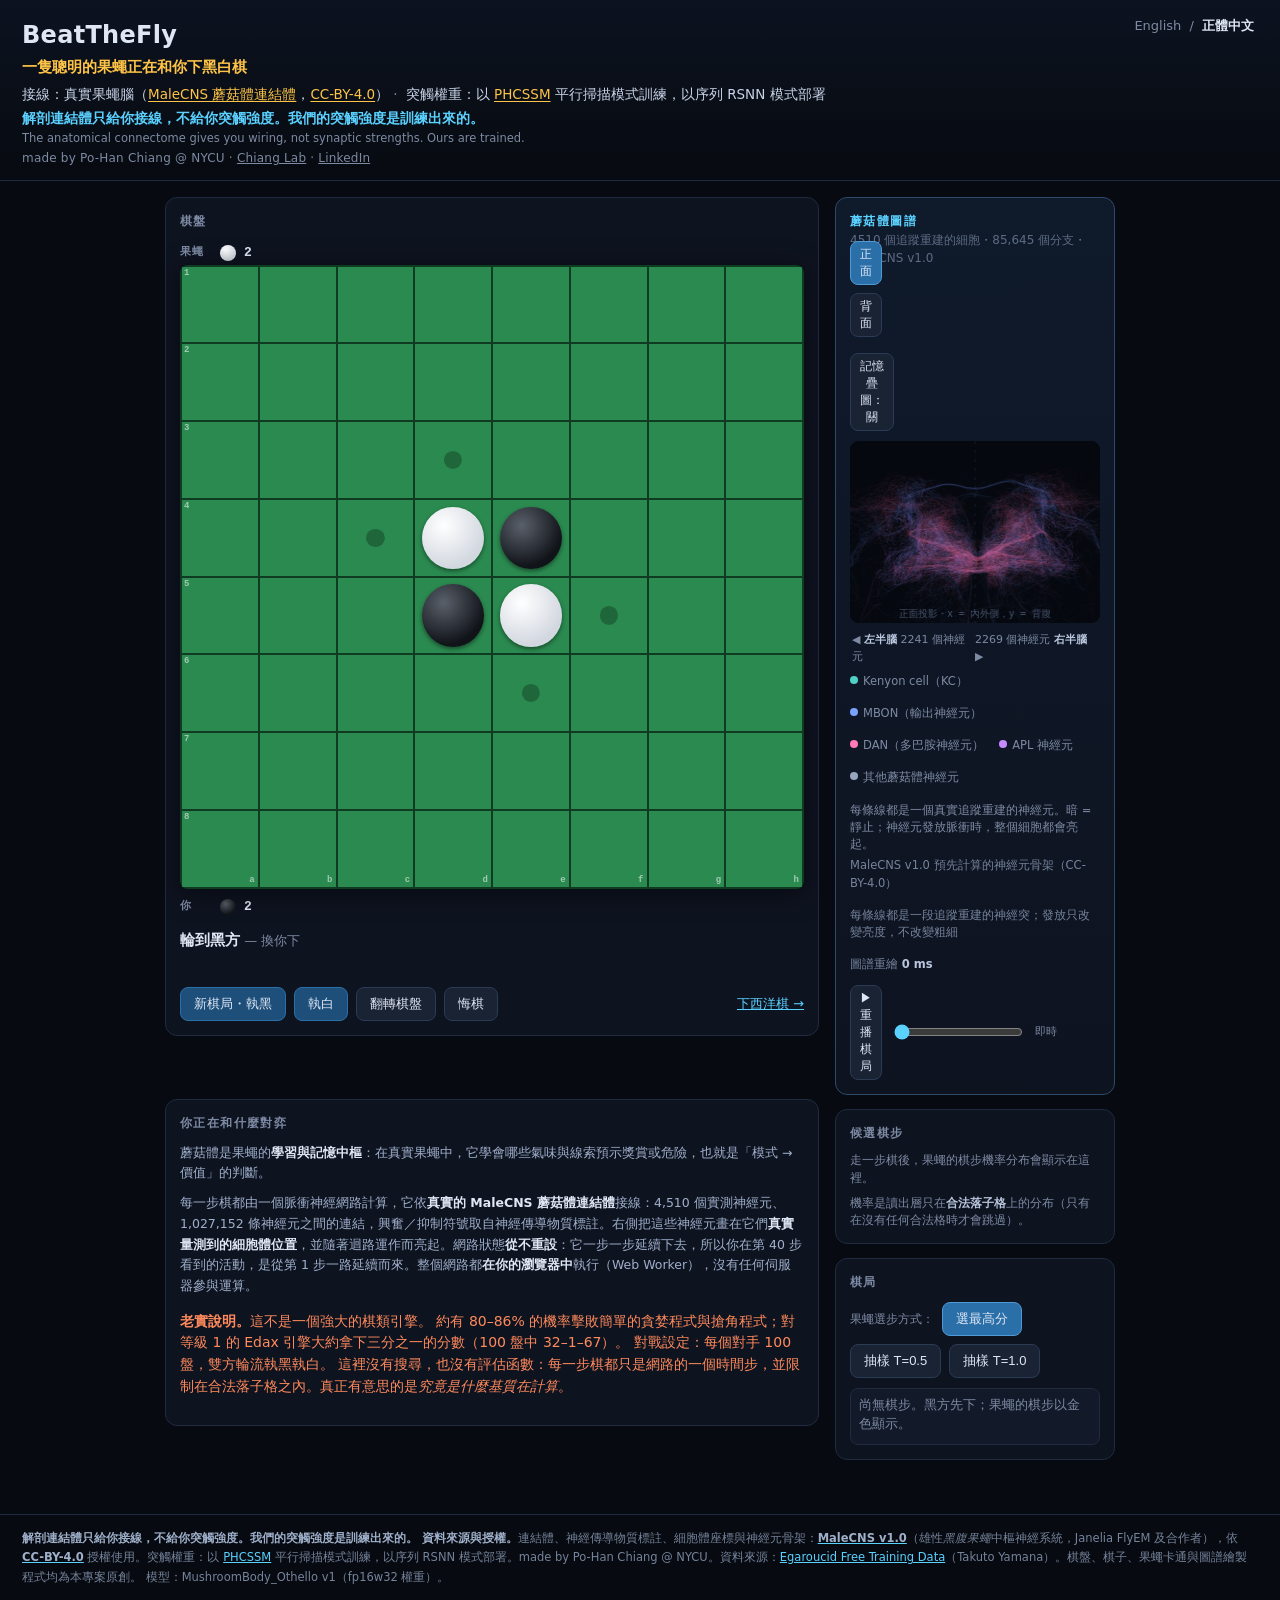
<file: zh-TW/othello/index.html>
<!doctype html>
<html lang="zh-Hant-TW">
<head>
<meta charset="utf-8">
<meta name="viewport" content="width=device-width,initial-scale=1">
<title>BeatTheFly：黑白棋</title>
<meta name="description" content="BeatTheFly：和一隻聰明的果蠅下黑白棋。以真實果蠅（Drosophila）蘑菇體連結體（MaleCNS）接線的脈衝神經網路，直接在你的瀏覽器中執行。">
<link rel="canonical" href="https://phclab.github.io/BeatTheFly/zh-TW/othello/">
<link rel="alternate" hreflang="en" href="https://phclab.github.io/BeatTheFly/othello/">
<link rel="alternate" hreflang="zh-Hant-TW" href="https://phclab.github.io/BeatTheFly/zh-TW/othello/">
<link rel="alternate" hreflang="x-default" href="https://phclab.github.io/BeatTheFly/othello/">
<meta property="og:type" content="website">
<meta property="og:locale" content="zh_TW">
<meta property="og:locale:alternate" content="en_US">
<meta property="og:title" content="BeatTheFly：黑白棋">
<meta property="og:description" content="BeatTheFly：和一隻聰明的果蠅下黑白棋。以真實果蠅（Drosophila）蘑菇體連結體（MaleCNS）接線的脈衝神經網路，直接在你的瀏覽器中執行。">
<meta property="og:url" content="https://phclab.github.io/BeatTheFly/zh-TW/othello/">
<meta name="twitter:card" content="summary">
<link rel="icon" href="data:image/svg+xml,%3Csvg xmlns='http://www.w3.org/2000/svg' viewBox='0 0 60 44'%3E%3Cellipse cx='26' cy='12' rx='13' ry='6.5' fill='%23cde8ff' fill-opacity='.8' transform='rotate(-22 26 12)'/%3E%3Cellipse cx='26' cy='20' rx='13' ry='6.5' fill='%23cde8ff' fill-opacity='.8' transform='rotate(22 26 20)'/%3E%3Cellipse cx='27' cy='24' rx='14' ry='9' fill='%233b4657'/%3E%3Cellipse cx='40' cy='22' rx='8.5' ry='7.5' fill='%232a3340'/%3E%3Cellipse cx='45.5' cy='19' rx='5' ry='5.2' fill='%23e2452f'/%3E%3Cellipse cx='45.5' cy='26' rx='4.4' ry='4.6' fill='%23e2452f'/%3E%3C/svg%3E">
<link rel="stylesheet" href="../../ui/app.css">
</head>
<body class="gamepage">
<header>
  <nav class="langs" aria-label="語言"><a href="../../othello/" data-lang="en" hreflang="en">English</a> / <a href="./" data-lang="zh-TW" hreflang="zh-Hant-TW" lang="zh-Hant-TW" aria-current="page">正體中文</a></nav>
  <h1 id="title"><a href="../" style="color:inherit;text-decoration:none">BeatTheFly</a></h1>
  <div class="tagline">一隻聰明的果蠅正在和你下黑白棋</div>
  <div class="attrib">接線：真實果蠅腦（<a href="https://male-cns.janelia.org/" target="_blank" rel="noopener">MaleCNS 蘑菇體連結體</a>，<a href="https://creativecommons.org/licenses/by/4.0/" target="_blank" rel="noopener">CC-BY-4.0</a>）<span class="sep">·</span> 突觸權重：以 <a href="https://arxiv.org/abs/2604.01295" target="_blank" rel="noopener">PHCSSM</a> 平行掃描模式訓練，以序列 RSNN 模式部署</div>
  <div class="claim">解剖連結體只給你接線，不給你突觸強度。我們的突觸強度是訓練出來的。<span class="claim-en" lang="en">The anatomical connectome gives you wiring, not synaptic strengths. Ours are trained.</span></div>
  <div class="byline">made by Po-Han Chiang @ NYCU · <a href="https://chianglab.com/">Chiang Lab</a> · <a href="https://tw.linkedin.com/in/pohanc" target="_blank" rel="me noopener">LinkedIn</a></div>
</header>

<div class="wrap phonegrid">
  <div id="colBoard">
    <div class="card">
      <h2>棋盤</h2>
      <div class="capbar" id="capTop"></div>
      <div id="boardstage"><div id="boardwrap" class="ob"></div>
        <button id="skipfly" class="sm">略過動畫</button></div>
      <div class="capbar" id="capBot" style="margin-top:6px"></div>
      <div id="status"></div>
      <div id="flyline"></div>
      <div id="overbox"></div>
      <div class="row" style="margin-top:11px">
        <button class="pri" id="newB">新棋局・執黑</button>
        <button class="pri" id="newW">執白</button>
        <button id="flip">翻轉棋盤</button>
        <button id="undo">悔棋</button>
        <a href="../chess/" style="margin-left:auto;font-size:13px">下西洋棋 →</a>
      </div>
    </div>
  </div>
  <div id="colSide">
    <div class="card">
      <h2>棋局</h2>
      <div class="row" style="margin-top:8px">
        <span style="color:var(--dim);font-size:12px">果蠅選步方式：</span>
        <button id="tg0" class="on">選最高分</button>
        <button id="tg1">抽樣 T=0.5</button>
        <button id="tg2">抽樣 T=1.0</button>
      </div>
      <div class="moves" id="movelist"><span class="dim">尚無棋步。</span></div>
    </div>
    <div class="card" data-side="command">
      <h2>候選棋步</h2>
      <div id="cands"><div class="legend"><span>走一步棋後，果蠅的棋步機率分布會顯示在這裡。</span></div></div>
      <div class="legend"><span>機率是讀出層只在<b>合法落子格</b>上的分布（只有在沒有任何合法格時才會跳過）。</span></div>
    </div>
    <div id="brainPanels"></div>
  </div>
  <div id="colNotes">
    <div class="card">
      <h2>你正在和什麼對弈</h2>
      <div class="note"><p>蘑菇體是果蠅的<b>學習與記憶中樞</b>：在真實果蠅中，它學會哪些氣味與線索預示獎賞或危險，也就是「模式 → 價值」的判斷。</p>
  <p>每一步棋都由一個脈衝神經網路計算，它依<b>真實的 MaleCNS 蘑菇體連結體</b>接線：4,510 個實測神經元、1,027,152 條神經元之間的連結，興奮／抑制符號取自神經傳導物質標註。右側把這些神經元畫在它們<b>真實量測到的細胞體位置</b>，並隨著迴路運作而亮起。網路狀態<b>從不重設</b>：它一步一步延續下去，所以你在第 40 步看到的活動，是從第 1 步一路延續而來。整個網路都<b>在你的瀏覽器中</b>執行（Web Worker），沒有任何伺服器參與運算。</p></div>
      <p class="warn" id="caveat"></p>
    </div>
    <div id="notePanels"></div>
  </div>
</div>
<footer>
  <span><b>解剖連結體只給你接線，不給你突觸強度。我們的突觸強度是訓練出來的。</b> <b>資料來源與授權。</b>連結體、神經傳導物質標註、細胞體座標與神經元骨架：<a href="https://male-cns.janelia.org/" target="_blank" rel="noopener"><b>MaleCNS v1.0</b></a>（雄性<i>黑腹果蠅</i>中樞神經系統，Janelia FlyEM 及合作者），依 <a href="https://creativecommons.org/licenses/by/4.0/" target="_blank" rel="noopener"><b>CC-BY-4.0</b></a> 授權使用。突觸權重：以 <a href="https://arxiv.org/abs/2604.01295" target="_blank" rel="noopener">PHCSSM</a> 平行掃描模式訓練，以序列 RSNN 模式部署。<span class="byline">made by Po-Han Chiang @ NYCU</span>。資料來源：<a href="https://www.egaroucid.nyanyan.dev/en/technology/train-data/" target="_blank" rel="noopener">Egaroucid Free Training Data</a>（Takuto Yamana）。棋盤、棋子、果蠅卡通與圖譜繪製程式均為本專案原創。</span>
  <span id="footck"></span>
</footer>
<template id="othNote"><p>在真實的果蠅中，這個迴路學習「氣味 → 獎賞」的關聯。這裡把完全相同的接線拿來下黑白棋：138 個棋盤特徵（己方棋子、對方棋子、輪到哪一方、棋子總數區間）加上以記號表示的棋步歷史，投射到 Kenyon cell 上。迴路<b>每步棋走一個時間步</b>（被迫跳過的一步也算），該時間步的讀出就是棋步。由於狀態延續、從不重設，側向訊號會在整盤棋中持續傳遞。</p>
  <p class="small">黑白棋規則、棋盤、果蠅卡通與腦圖譜繪製程式皆為本專案原創程式碼。脈衝神經網路在這個頁面中以純 JavaScript 於 Web Worker 執行，並與參考實作做過數值比對。</p></template>
<div id="loader"><div class="box">
  <h3 id="ldH">正在載入果蠅的腦…</h3>
  <div class="sub" id="ldS">正在下載訓練好的連結體權重。所有運算都在這個分頁中於本機進行。</div>
  <div class="pbar"><i id="ldBar"></i></div>
  <div class="pl" id="ldP">準備中…</div>
</div></div>

<script src="../../config.js"></script>
<script type="module">
import { $, esc, sleep, ST, FLY, start, newSession, think, mountPanels, flyBegin, flyEnd, flyThinking, flyTo,
         carryShow, carryHide, flyToSquare } from '../../ui/shell.js';
import { replay, boardState, flipsFor, nameSq, sqName, isOver, mustPass } from '../../engine/othello.js';
import { t } from '../../ui/i18n.js';

mountPanels(document.getElementById('othNote').innerHTML);

Object.assign(ST, { human: 'black', orient: 'normal', cells: new Array(64).fill(0), turn: 'b', legal: [],
                    mustPass: false, counts: { b: 2, w: 2 }, last: null });
const board = $('boardwrap');
const cellEls = [];
for (let i = 0; i < 64; i++) {
  const d = document.createElement('div'); d.className = 'osq';
  d.innerHTML = '<div class="disc" hidden></div>';
  d.addEventListener('click', () => onCellClick(i));
  board.appendChild(d); cellEls.push(d);
}
const sqOfIdx = i => { const r = Math.floor(i / 8), c = i % 8; return ST.orient === 'normal' ? r * 8 + c : (7 - r) * 8 + (7 - c); };
const humanColour = () => (ST.human === 'black' ? 'b' : 'w');
const myTurn = () => !ST.status.over && !ST.busy && ST.turn === humanColour() && !ST.mustPass;

function render(cells = ST.cells, opts = {}) {
  const legal = myTurn() && !opts.cells ? new Set(ST.legal) : new Set();
  for (let i = 0; i < 64; i++) {
    const sq = sqOfIdx(i), name = sqName(sq), el = cellEls[i], v = cells[sq];
    el.className = 'osq' + (legal.has(name) ? ' can' : '');
    const disc = el.firstChild;
    if (v) {
      disc.hidden = false;
      disc.className = 'disc ' + (v === 1 ? 'b' : 'w') + (opts.flip === sq ? ' flip' : '');
    } else disc.hidden = true;
    let extra = '';
    if (legal.has(name)) extra += '<div class="hint"></div>';
    if ((opts.last !== undefined ? opts.last : ST.last) === name && v) extra += '<div class="lastmark"></div>';
    const r = Math.floor(i / 8), c = i % 8;
    if (c === 0) extra += '<i class="cr">' + (Math.floor(sq / 8) + 1) + '</i>';
    if (r === 7) extra += '<i class="cf">' + 'abcdefgh'[sq % 8] + '</i>';
    while (el.childNodes.length > 1) el.removeChild(el.lastChild);
    if (extra) el.insertAdjacentHTML('beforeend', extra);
  }
}
function sqCenter(name) {
  const sq = nameSq(name), w = board.clientWidth || 0, s = w / 8;
  const r = Math.floor(sq / 8), c = sq % 8;
  const row = ST.orient === 'normal' ? r : 7 - r, col = ST.orient === 'normal' ? c : 7 - c;
  return [(col + 0.5) * s, (row + 0.5) * s];
}

function applyState(s) {
  ST.cells = s.cells; ST.turn = s.turn; ST.legal = s.legal; ST.mustPass = s.mustPass; ST.counts = s.counts; ST.status = s.status;
  render(); renderMoves(); renderCounts(); renderStatus(); renderOver();
  autoPass();
}
const localState = () => boardState(replay(ST.moves));

function autoPass() {
  if (ST.status.over || ST.busy || !ST.mustPass || ST.turn !== humanColour()) return;
  const gen = ST.gen, n = ST.moves.length;
  renderStatus(t('you have no legal move — passing'));
  setTimeout(() => { if (gen === ST.gen && ST.moves.length === n) play('pass'); }, 900);
}

async function play(move) {
  if (move !== 'pass') {
    const pre = ST.cells.slice(), me = ST.turn === 'b' ? 1 : 2, sq = nameSq(move);
    const flips = flipsFor({ cells: Uint8Array.from(pre), black: ST.turn === 'b' }, sq);
    const work = pre.slice(); work[sq] = me;
    ST.busy = true;
    render(work, { cells: true, last: move });
    for (const q of flips) { work[q] = me; render(work, { cells: true, last: move, flip: q }); await sleep(55); }
    ST.busy = false;
    ST.last = move;
  }
  ST.moves.push(move);
  applyState(localState());
  if (!ST.status.over && ST.turn !== humanColour()) setTimeout(think, 60);
}
function onCellClick(i) {
  const name = sqName(sqOfIdx(i));
  if (myTurn() && ST.legal.includes(name)) play(name);
}

function renderMoves() {
  const rows = [], flyIsBlack = ST.human === 'white', m = ST.moves;
  for (let i = 0; i < m.length; i += 2)
    rows.push('<tr><td class="n">' + (i / 2 + 1) + '.</td><td class="' + (flyIsBlack ? 'f' : '') + '">' + esc(t(m[i])) +
      '</td><td class="' + (flyIsBlack ? '' : 'f') + '">' + (m[i + 1] ? esc(t(m[i + 1])) : '') + '</td></tr>');
  $('movelist').innerHTML = rows.length ? '<table>' + rows.join('') + '</table>'
    : '<span class="dim">' + t('No moves yet. Black moves first; fly moves are shown in gold.') + '</span>';
  $('movelist').scrollTop = 1e6;
}
function discIcon(c) { return '<span class="cdisc disc ' + c + '"></span>'; }
function renderCounts() {
  const fly = humanColour() === 'b' ? 'w' : 'b', you = humanColour();
  $('capTop').innerHTML = '<span class="who">' + t('FLY') + '</span>' + discIcon(fly) + '<span class="cnt">' + ST.counts[fly] + '</span>';
  $('capBot').innerHTML = '<span class="who">' + t('YOU') + '</span>' + discIcon(you) + '<span class="cnt">' + ST.counts[you] + '</span>';
}
function resultText() {
  const { b, w } = ST.counts;
  const winner = b > w ? 'b' : w > b ? 'w' : null;
  const who = winner === null ? t('Draw') : (winner === humanColour() ? t('You win') : t('The fly wins'));
  return { who, score: t('Black {b} : {w} White', { b, w }) };
}
function renderStatus(extra) {
  let html;
  if (ST.status.over) {
    const r = resultText();
    html = '<span class="big">' + r.who + '</span> <span style="color:var(--dim)">— ' + r.score + '</span>';
  } else {
    const mine = ST.turn === humanColour();
    html = '<span class="big">' + (ST.turn === 'b' ? t('Black to move') : t('White to move')) + '</span> <span style="color:var(--dim)">— ' +
      (mine ? t('your turn') : (ST.busy ? t('the fly is thinking…') : t('the fly is up'))) + '</span>';
  }
  $('status').innerHTML = html + (extra ? ' <span style="color:var(--dim)">' + esc(extra) + '</span>' : '');
}
function renderOver() {
  if (!ST.status.over) { $('overbox').innerHTML = ''; return; }
  const r = resultText();
  $('overbox').innerHTML = '<div class="over">' + t('Game over — <b>{who}</b> ({score}). Press <b>New game</b> to play again.', r) + '</div>';
}

const discSprite = c => size => {
  const el = document.createElement('div');
  el.className = 'disc ' + c;
  el.style.width = el.style.height = size + 'px'; el.style.borderRadius = '50%';
  return el;
};

async function flyPlayMove(ev) {
  const gen = ST.gen;
  flyBegin();
  let landed = false;
  const land = () => { if (gen === ST.gen) { ST.busy = false; applyState(ev.state); } carryHide(); landed = true; };
  try {
    if (ev.move === 'pass') {
      flyThinking(true, t('pass'));
      await sleep(FLY.skip ? 0 : 900);
      flyThinking(false);
      land();
      return;
    }
    const pre = ST.cells.slice(), colour = ST.turn, me = colour === 'b' ? 1 : 2, sq = nameSq(ev.move);
    const flips = flipsFor({ cells: Uint8Array.from(pre), black: colour === 'b' }, sq);
    flyThinking(false);
    carryShow(discSprite(colour));
    await flyToSquare(ev.move);
    const work = pre.slice(); work[sq] = me;
    carryHide();
    render(work, { cells: true, last: ev.move });
    for (const q of flips) {
      if (FLY.skip) break;
      work[q] = me; render(work, { cells: true, last: ev.move, flip: q });
      await sleep(70);
    }
    ST.last = ev.move;
    land();
    const [tx, ty] = sqCenter(ev.move);
    await flyTo(tx, ty - 22, 120);
  } catch (e) {
    console.warn('fly animation aborted', e);
  } finally {
    if (!landed && gen === ST.gen) { ST.last = ev.move !== 'pass' ? ev.move : ST.last; applyState(ev.state); }
    flyEnd();
  }
}

async function newGame(colour) {
  ST.moves = []; ST.human = colour; ST.last = null;
  try { await newSession(); } catch (e) { renderStatus(t('cannot start the engine: {msg}', { msg: e.message })); return; }
  applyState(localState());
  if (ST.turn !== humanColour()) setTimeout(think, 120);
}

$('newB').onclick = () => newGame('black');
$('newW').onclick = () => newGame('white');
$('flip').onclick = () => { ST.orient = ST.orient === 'normal' ? 'flipped' : 'normal'; render(); };
$('undo').onclick = () => {
  if (ST.busy || !ST.moves.length) return;
  ST.gen++;
  do { ST.moves.pop(); } while (ST.moves.length && (() => {
    const s = replay(ST.moves);
    return (s.black ? 'b' : 'w') !== humanColour() || isOver(s) || mustPass(s);
  })());
  const lastSq = [...ST.moves].reverse().find(m => m !== 'pass');
  ST.last = lastSq || null;
  applyState(localState());
  if (!ST.status.over && ST.turn !== humanColour()) setTimeout(think, 120);
};

start({
  kind: 'othello',
  minimal: true,
  modelNote: () => t('learning & memory: pattern → value'),
  render: () => render(),
  sync: () => render(),
  renderStatus,
  sqCenter,
  vocabText: v => t('{n} tokens (64 squares, pass, start and end markers)', { n: v }),
  onGameOver(status) { ST.status = status; renderStatus(); renderOver(); },
  onFinal(ev) { ST.moves.push(ev.move); return flyPlayMove(ev); },
  caveat(st) {
    const tail = t('There is no search and no evaluation function: each move is one timestep of the network, restricted to legal squares. ' +
      'The interesting claim is <i>which substrate is computing</i>.');
    if (!st || !st.strength_text) return { html: t('<b>Honest caveat.</b> This is not a strong engine, and the strength of this model has not been measured yet.') + ' ' + tail };
    return { html: t('<b>Honest caveat.</b> This is not a strong engine.') + ' ' + esc(st.strength_text) +
      (st.match_note ? ' ' + t('Matches: {m}.', { m: esc(st.match_note) }) : '') + ' ' + tail, row: esc(st.strength_text) };
  },
}).then(() => newGame('black'));
</script>
<script type="module" src="https://static.cloudflareinsights.com/beacon.min.js" data-cf-beacon='{"token": "ed90c191314a4bd1b54a671616598fbd"}'></script>
</body>
</html>
</file>
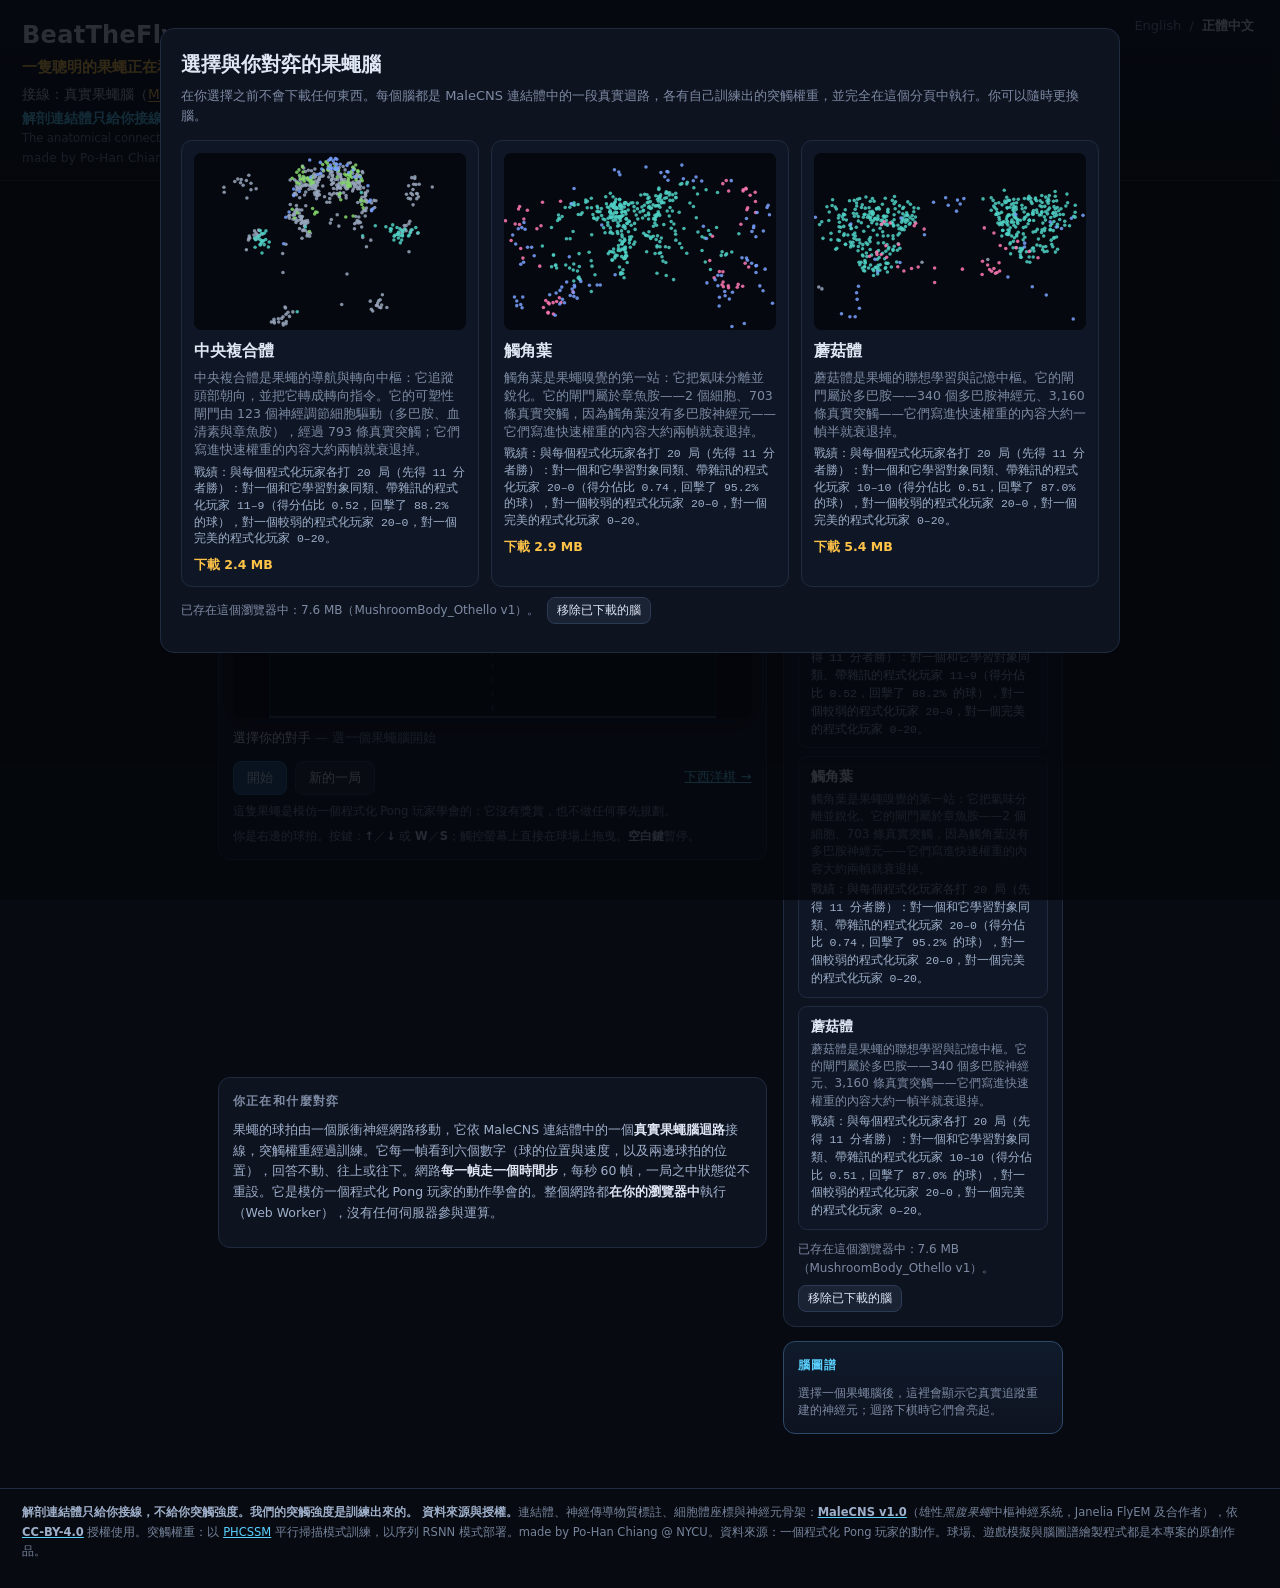
<file: zh-TW/pong/index.html>
<!doctype html>
<html lang="zh-Hant-TW">
<head>
<meta charset="utf-8">
<meta name="viewport" content="width=device-width,initial-scale=1">
<title>BeatTheFly：Pong</title>
<meta name="description" content="BeatTheFly：和一隻聰明的果蠅打 Pong。以真實果蠅（Drosophila）腦迴路連結體（MaleCNS）接線的脈衝神經網路即時移動球拍，直接在你的瀏覽器中執行。">
<link rel="canonical" href="https://phclab.github.io/BeatTheFly/zh-TW/pong/">
<link rel="alternate" hreflang="en" href="https://phclab.github.io/BeatTheFly/pong/">
<link rel="alternate" hreflang="zh-Hant-TW" href="https://phclab.github.io/BeatTheFly/zh-TW/pong/">
<link rel="alternate" hreflang="x-default" href="https://phclab.github.io/BeatTheFly/pong/">
<meta property="og:type" content="website">
<meta property="og:locale" content="zh_TW">
<meta property="og:locale:alternate" content="en_US">
<meta property="og:title" content="BeatTheFly：Pong">
<meta property="og:description" content="BeatTheFly：和一隻聰明的果蠅打 Pong。以真實果蠅（Drosophila）腦迴路連結體（MaleCNS）接線的脈衝神經網路即時移動球拍，直接在你的瀏覽器中執行。">
<meta property="og:url" content="https://phclab.github.io/BeatTheFly/zh-TW/pong/">
<meta name="twitter:card" content="summary">
<link rel="icon" href="data:image/svg+xml,%3Csvg xmlns='http://www.w3.org/2000/svg' viewBox='0 0 60 44'%3E%3Cellipse cx='26' cy='12' rx='13' ry='6.5' fill='%23cde8ff' fill-opacity='.8' transform='rotate(-22 26 12)'/%3E%3Cellipse cx='26' cy='20' rx='13' ry='6.5' fill='%23cde8ff' fill-opacity='.8' transform='rotate(22 26 20)'/%3E%3Cellipse cx='27' cy='24' rx='14' ry='9' fill='%233b4657'/%3E%3Cellipse cx='40' cy='22' rx='8.5' ry='7.5' fill='%232a3340'/%3E%3Cellipse cx='45.5' cy='19' rx='5' ry='5.2' fill='%23e2452f'/%3E%3Cellipse cx='45.5' cy='26' rx='4.4' ry='4.6' fill='%23e2452f'/%3E%3C/svg%3E">
<link rel="stylesheet" href="../../ui/app.css">
</head>
<body class="gamepage">
<header>
  <nav class="langs" aria-label="語言"><a href="../../pong/" data-lang="en" hreflang="en">English</a> / <a href="./" data-lang="zh-TW" hreflang="zh-Hant-TW" lang="zh-Hant-TW" aria-current="page">正體中文</a></nav>
  <h1 id="title"><a href="../" style="color:inherit;text-decoration:none">BeatTheFly</a></h1>
  <div class="tagline">一隻聰明的果蠅正在和你打 Pong</div>
  <div class="attrib">接線：真實果蠅腦（<a href="https://male-cns.janelia.org/" target="_blank" rel="noopener">MaleCNS 連結體</a>，<a href="https://creativecommons.org/licenses/by/4.0/" target="_blank" rel="noopener">CC-BY-4.0</a>）<span class="sep">·</span> 突觸權重：以 <a href="https://arxiv.org/abs/2604.01295" target="_blank" rel="noopener">PHCSSM</a> 平行掃描模式訓練，以序列 RSNN 模式部署</div>
  <div class="claim">解剖連結體只給你接線，不給你突觸強度。我們的突觸強度是訓練出來的。<span class="claim-en" lang="en">The anatomical connectome gives you wiring, not synaptic strengths. Ours are trained.</span></div>
  <div class="byline">made by Po-Han Chiang @ NYCU · <a href="https://chianglab.com/">Chiang Lab</a> · <a href="https://tw.linkedin.com/in/pohanc" target="_blank" rel="me noopener">LinkedIn</a></div>
</header>

<div class="wrap phonegrid">
  <div id="colBoard">
    <div class="card">
      <h2>球場</h2>
      <div class="score"><span class="fly"><span>果蠅</span> <b id="scL">0</b></span>
        <span id="toWin">先得 11 分者勝</span>
        <span class="you"><b id="scR">0</b> <span>你</span></span></div>
      <div id="boardstage"><div id="boardwrap" class="pongcourt"><canvas id="court"></canvas></div></div>
      <div id="status"></div>
      <div class="rt" id="rt"></div>
      <div id="overbox"></div>
      <div class="row" style="margin-top:11px">
        <button class="pri" id="play">開始</button>
        <button id="newG">新的一局</button>
        <a href="../chess/" style="margin-left:auto;font-size:13px">下西洋棋 →</a>
      </div>
      <div class="legend phonehide"><span>這隻果蠅是模仿一個程式化 Pong 玩家學會的：它沒有獎賞，也不做任何事先規劃。</span></div>
      <div class="legend phonehide"><span>你是右邊的球拍。按鍵：<b>↑</b>／<b>↓</b> 或 <b>W</b>／<b>S</b>；觸控螢幕上直接在球場上拖曳。<b>空白鍵</b>暫停。</span></div>
    </div>
  </div>
  <div id="colSide">
    <div class="card" id="brainCard" data-side="picker">
      <h2>對手果蠅</h2>
      <div class="regions" id="brainList"></div>
      <div class="store"><span id="storeLine2"></span> <button id="clearStore2" class="sm" hidden>移除已下載的腦</button></div>
    </div>
    <div class="card" data-side="command">
      <h2>果蠅的球拍指令</h2>
      <div id="acts"></div>
      <div id="rogrid"></div>
      <div class="legend"><span id="roNote">每一幀的指令只從讀出神經元的膜電位讀出。方格就是這些神經元：藍色把球拍往上推，粉紅色往下推（訓練得到的讀出權重），白框表示它在這一幀發放了脈衝。它們在腦圖譜上以金色標出。</span></div>
    </div>
    <div id="brainPanels"></div>
  </div>
  <div id="colNotes">
    <div class="card">
      <h2>你正在和什麼對弈</h2>
      <div class="note" id="whatNote"><p>果蠅的球拍由一個脈衝神經網路移動，它依 MaleCNS 連結體中的一個<b>真實果蠅腦迴路</b>接線，突觸權重經過訓練。它每一幀看到六個數字（球的位置與速度，以及兩邊球拍的位置），回答不動、往上或往下。網路<b>每一幀走一個時間步</b>，每秒 60 幀，一局之中狀態從不重設。它是模仿一個程式化 Pong 玩家的動作學會的。整個網路都<b>在你的瀏覽器中</b>執行（Web Worker），沒有任何伺服器參與運算。</p></div>
    </div>
  </div>
</div>
<footer>
  <span><b>解剖連結體只給你接線，不給你突觸強度。我們的突觸強度是訓練出來的。</b> <b>資料來源與授權。</b>連結體、神經傳導物質標註、細胞體座標與神經元骨架：<a href="https://male-cns.janelia.org/" target="_blank" rel="noopener"><b>MaleCNS v1.0</b></a>（雄性<i>黑腹果蠅</i>中樞神經系統，Janelia FlyEM 及合作者），依 <a href="https://creativecommons.org/licenses/by/4.0/" target="_blank" rel="noopener"><b>CC-BY-4.0</b></a> 授權使用。突觸權重：以 <a href="https://arxiv.org/abs/2604.01295" target="_blank" rel="noopener">PHCSSM</a> 平行掃描模式訓練，以序列 RSNN 模式部署。<span class="byline">made by Po-Han Chiang @ NYCU</span>。資料來源：一個程式化 Pong 玩家的動作。球場、遊戲模擬與腦圖譜繪製程式都是本專案的原創作品。</span>
  <span id="footck"></span>
</footer>
<div id="picker" hidden><div class="pbox">
  <h3>選擇與你對弈的果蠅腦</h3>
  <div class="sub">在你選擇之前不會下載任何東西。每個腦都是 MaleCNS 連結體中的一段真實迴路，各有自己訓練出的突觸權重，並完全在這個分頁中執行。你可以隨時更換腦。</div>
  <div class="picks" id="pickList"></div>
  <div class="store"><span id="storeLine"></span> <button id="clearStore" class="sm" hidden>移除已下載的腦</button></div>
  <div class="pl" id="pickErr"></div>
</div></div>
<div id="loader"><div class="box">
  <h3 id="ldH">正在載入果蠅的腦…</h3>
  <div class="sub" id="ldS">正在下載訓練好的連結體權重。所有運算都在這個分頁中於本機進行。</div>
  <div class="pbar"><i id="ldBar"></i></div>
  <div class="pl" id="ldP">準備中…</div>
</div></div>

<script src="../../config.js"></script>
<script type="module">
import { t, dataFile } from '../../ui/i18n.js';
import { openStore, modelPrefix, getComplete, usage, clearAll } from '../../engine/store.js';
import { $, esc, SITE, ST, rpc, start, newSession, loadModel, recordFrame, drawBrain, refreshCharts, refreshAtlas, unpack, flySpriteSvg } from '../../ui/shell.js';
import { Pong, CONST, flyObs } from '../../engine/pong.js';

const CFG = (window.FLY_CONFIG || {}).pong || {}, QS = new URLSearchParams(location.search);
const STEP_MS = 1000 / CONST.FPS, PH = CONST.PADDLE_H, PX = CONST.PADDLE_X, R = CONST.BALL_R;
const ACT_LABEL = () => [t('stay'), t('up'), t('down')];
let BRAINS = [], CUR = null, SWITCHING = false, GEN = 0, RO = null;
const G = { game: null, running: false, over: false, pending: false, up: false, down: false, drag: null, act: 0, probs: [1, 0, 0],
            nextT: 0, win: [], ms: [], draw: 0, hits: 0, lastEv: '', timer: 0, dirty: false, paints: [], bdraws: [], lastR: null, shown: null, chartT: 0, lastBrain: 0, slowDraws: 0 };

function specFor(b) {
  const c = (CFG.BRAINS || {})[b.key] || {};
  return { id: b.key, wsrc: QS.get('weights_' + b.key) || c.WEIGHTS_BASE || '', variant: QS.get('prec') || c.PRECISION || 'fp16w32',
           skel: b.skel || 'data/mb_skel.json', note: b.note,
           region: b.id === 'mb' ? null : { id: b.id, name: b.name, intro: b.intro, cells: b.cells, rate_note: b.rate_note, strength: b.strength } };
}
const configured = b => { if (b.status) return false; const w = specFor(b).wsrc; return !!w && !/[<>]/.test(w); };
const cur = () => BRAINS.find(b => b.key === CUR);
const title = b => esc(b.name);
const unavailable = b => b.status ? t('Still training — not available yet') : t('weights location not configured');

function renderBrains() {
  $('brainList').innerHTML = BRAINS.map(b => '<button class="region' + (b.key === CUR ? ' on' : '') + '" data-id="' + b.key + '"' +
    (configured(b) ? '' : ' disabled') + '><b>' + title(b) + '</b><span class="rd">' + esc(b.blurb || '') + '</span>' +
    '<span class="rs">' + (configured(b) ? esc(t('Record: {s}', { s: b.strength || t('not measured yet') })) : esc(unavailable(b))) +
    '</span></button>').join('');
  $('brainList').querySelectorAll('button.region').forEach(x => { x.onclick = () => chooseBrain(x.dataset.id); });
}
const CACHED = {};
async function refreshStore() {
  const db = await openStore();
  for (const b of BRAINS) CACHED[b.key] = !!(db && b.model && await getComplete(db, modelPrefix(b.model, b.version, specFor(b).variant)));
  const u = db ? await usage(db) : { bytes: 0, models: [] };
  const line = !db ? t('This browser cannot keep downloaded brains; each visit downloads again.')
    : u.models.length ? t('Stored in this browser: {mb} MB ({list}).', { mb: (u.bytes / 1e6).toFixed(1), list: u.models.map(m => esc(m.label || m.model)).join(', ') })
    : t('Downloaded brains are kept in this browser, so each one downloads only once.');
  for (const [l, x] of [['storeLine', 'clearStore'], ['storeLine2', 'clearStore2']]) { $(l).innerHTML = line; $(x).hidden = !u.models.length; }
  renderPicker();
}
async function clearStoreClick() {
  const db = await openStore();
  if (db) await clearAll(db);
  await refreshStore();
}
function renderPicker() {
  $('pickList').innerHTML = BRAINS.map(b => '<button class="pick" data-id="' + b.key + '"' + (configured(b) ? '' : ' disabled') + '>' +
    (b.thumb ? '<img src="' + esc(new URL(b.thumb, SITE).href) + '" alt="" width="200" height="130">' : '') +
    '<b>' + esc(b.name) + '</b>' +
    '<span class="rd">' + esc(b.blurb || '') + '</span>' +
    (configured(b) ? '<span class="rs">' + esc(t('Record: {s}', { s: b.strength || t('not measured yet') })) + '</span>' : '') +
    '<span class="sz">' + (!configured(b) ? esc(unavailable(b)) : CACHED[b.key] ? t('Downloaded ✓ (loads instantly)') :
      (b.size_mb ? t('Download {mb} MB', { mb: b.size_mb.toFixed(1) }) : '')) +
    '</span></button>').join('');
  $('pickList').querySelectorAll('button.pick').forEach(x => { x.onclick = () => chooseBrain(x.dataset.id); });
}
const showPicker = on => { $('picker').hidden = !on; };
const setBusy = on => { if (on) $('brainList').setAttribute('aria-busy', 'true'); else $('brainList').removeAttribute('aria-busy'); };

function waitingState() {
  $('brainPanels').innerHTML = '<div class="card hero"><h2>' + t('Brain atlas') + '</h2><div class="legend"><span>' +
    t('Choose a fly brain to see its real traced neurons here; they light up as the circuit plays.') + '</span></div></div>';
  renderStatus(t('Choose your opponent') + ' <span style="color:var(--dim)">' + t('— pick a fly brain to start') + '</span>');
  drawCourt();
}

async function chooseBrain(id) {
  const b = BRAINS.find(x => x.key === id);
  if (!b || !configured(b) || SWITCHING || id === CUR) return;
  const prev = cur();
  SWITCHING = true; pause(); showPicker(false); CUR = id; renderBrains(); setBusy(true);
  try {
    await loadModel(specFor(b));
  } catch (e) {
    $('loader').style.display = 'none'; CUR = prev ? prev.key : null; renderBrains(); SWITCHING = false; setBusy(false);
    if (prev) { try { await loadModel(specFor(prev)); } catch (_) {} }
    else { $('pickErr').textContent = t('Could not load {name}: {msg}', { name: b.name, msg: e.message }); showPicker(true); }
    return;
  }
  SWITCHING = false; setBusy(false);
  afterLoad();
  refreshStore();
  await newGame();
}

function updateWhat() {
  if (!$('whatNote') || !ST.info) return;
  const d = ST.info, b = cur(), name = d.region ? t(d.region.name).toLowerCase() : t('mushroom-body');
  $('whatNote').innerHTML = '<p>' + t('The fly\'s paddle is moved by a spiking network wired from the <b>real MaleCNS {name} connectome</b> — ' +
    '{H} measured neurons, {E} neuron-to-neuron connections, excitatory/inhibitory signs from neurotransmitter annotations. ' +
    'It sees six numbers each frame (the ball\'s position and velocity and both paddles) and answers stay, up or down. ' +
    'The network takes <b>one timestep per frame</b>, 60 frames per second, and its state is never reset during a game. ' +
    'It learned by copying the actions of a scripted Pong player. The whole network runs <b>in your browser</b> (a Web Worker) — no server computes anything.',
    { name: esc(name), H: d.H.toLocaleString('en-US'), E: Number(d.edges).toLocaleString('en-US') }) + '</p>' +
    (b && b.blurb ? '<p>' + esc(b.blurb) + '</p>' : '');
}

function afterLoad() {
  updateWhat();
  RO = ST.readout ? { ...ST.readout } : null;
  if (RO) {
    const n = RO.out_idx.length, A = RO.n_act, w = new Float32Array(n), steer = new Float32Array(n);
    let wm = 1e-9, sm = 1e-9;
    for (let i = 0; i < n; i++) {
      let s = 0; for (let a = 0; a < A; a++) s += RO.dec_w[a * n + i] ** 2;
      w[i] = Math.sqrt(s); wm = Math.max(wm, w[i]);
      steer[i] = RO.dec_w[1 * n + i] - RO.dec_w[2 * n + i]; sm = Math.max(sm, Math.abs(steer[i]));
    }
    for (let i = 0; i < n; i++) { w[i] /= wm; steer[i] /= sm; }
    RO.w = w; RO.steer = steer;
    ST.highlight = { idx: RO.out_idx, w };
    const cell = n <= 120 ? 14 : n <= 400 ? 10 : 7;
    $('rogrid').style.gridTemplateColumns = 'repeat(auto-fill,minmax(' + cell + 'px,1fr))';
    $('rogrid').innerHTML = RO.out_idx.map((_, i) => {
      const s = RO.steer[i], a = (0.15 + 0.85 * Math.abs(s)).toFixed(2);
      return '<i style="background:' + (s >= 0 ? 'rgba(90,209,255,' + a + ')' : 'rgba(255,122,182,' + a + ')') + '"></i>';
    }).join('');
  } else { ST.highlight = null; $('rogrid').innerHTML = ''; }
  GRID.prev = null; ST.fastAtlas = false; ST.strokeCap = 400;
  if (ST.info && ST.info.atlas) refreshAtlas();
  renderActs();
}

function renderActs() {
  const L = ACT_LABEL();
  $('acts').innerHTML = [0, 1, 2].map(a => '<div class="act' + (a === G.act ? ' on' : '') + '"><span>' + esc(L[a]) + '</span>' +
    '<div class="bar"><i style="width:' + (100 * G.probs[a]).toFixed(1) + '%"></i></div><span class="pv">' + (100 * G.probs[a]).toFixed(1) + '%</span></div>').join('');
}
function updateActs() {
  const rows = $('acts').children; if (rows.length !== 3) return renderActs();
  for (let a = 0; a < 3; a++) {
    rows[a].classList.toggle('on', a === G.act);
    rows[a].children[1].firstChild.style.width = (100 * G.probs[a]).toFixed(1) + '%';
    rows[a].children[2].textContent = (100 * G.probs[a]).toFixed(1) + '%';
  }
}
const GRID = { prev: null };
function updateGrid(bitsB64) {
  if (!RO) return;
  const bits = unpack(bitsB64, ST.info.H), cells = $('rogrid').children, n = cells.length;
  if (!GRID.prev || GRID.prev.length !== n) GRID.prev = new Uint8Array(n);
  const prev = GRID.prev;
  for (let i = 0; i < n; i++) {
    const on = bits[RO.out_idx[i]] ? 1 : 0;
    if (on !== prev[i]) { cells[i].classList.toggle('on', !!on); prev[i] = on; }
  }
}

function renderStatus(html) {
  if (html != null) { $('status').innerHTML = html; return; }
  const g = G.game; if (!g) return;
  let s;
  if (G.over) s = g.scoreL > g.scoreR ? t('The fly wins {a}–{b}.', { a: g.scoreL, b: g.scoreR }) : t('You win {a}–{b}.', { a: g.scoreR, b: g.scoreL });
  else if (!G.running) s = g.frame ? t('Paused. Press Start or Space to continue.') : t('Press Start or Space to serve.');
  else if (G.lastEv === 'pointL') s = t('The fly scores.');
  else if (G.lastEv === 'pointR') s = t('You score.');
  else s = t('Rally hits: {n}', { n: G.hits });
  $('status').innerHTML = '<span class="big">' + s + '</span>';
}
function renderScore() { $('scL').textContent = G.game ? G.game.scoreL : 0; $('scR').textContent = G.game ? G.game.scoreR : 0; }

const REDUCED = !!(window.matchMedia && matchMedia('(prefers-reduced-motion: reduce)').matches);
const SPRITE = [null, 0.4].map(w => { const im = new Image(); im.src = 'data:image/svg+xml;charset=utf-8,' + encodeURIComponent(flySpriteSvg(w)); return im; });
const HEAD = { ang: 0, flap: 0 };
const TARGET = [0, -Math.PI / 2, Math.PI / 2];
function courtGeom(W) { const g = Math.round(Math.min(44, Math.max(30, 0.07 * W))); return { g, S: W - 2 * g }; }
function drawFly(x, cx, cy, size) {
  const im = REDUCED || G.act === 0 || !G.running ? SPRITE[0] : SPRITE[(HEAD.flap >> 1) & 1];
  if (!im.complete || !im.naturalWidth) return;
  const w = size, h = size * 44 / 60;
  x.save(); x.translate(cx, cy); x.rotate(HEAD.ang);
  x.shadowColor = 'rgba(205,232,255,0.7)'; x.shadowBlur = 7;
  x.drawImage(im, -w * 0.55, -h / 2, w, h);
  x.restore();
}
function drawCourt() {
  const c = $('court'), wrap = $('boardwrap');
  const W = Math.max(200, wrap.clientWidth || 360), { g, S } = courtGeom(W), H = S;
  if (wrap.style.height !== H + 'px') wrap.style.height = H + 'px';
  const dpr = Math.min(2, window.devicePixelRatio || 1);
  if (c.width !== Math.round(W * dpr) || c.height !== Math.round(H * dpr)) { c.width = Math.round(W * dpr); c.height = Math.round(H * dpr); }
  const x = c.getContext && c.getContext('2d'); if (!x) return;
  x.setTransform(dpr, 0, 0, dpr, 0, 0);
  x.fillStyle = '#03050a'; x.fillRect(0, 0, W, H);
  x.fillStyle = '#05080e'; x.fillRect(g, 0, S, H);
  x.strokeStyle = '#141d2c'; x.lineWidth = 1; x.beginPath(); x.moveTo(g + 0.5, 0); x.lineTo(g + 0.5, H); x.moveTo(g + S - 0.5, 0); x.lineTo(g + S - 0.5, H); x.stroke();
  x.strokeStyle = '#1d2a3f'; x.lineWidth = 2; x.setLineDash([6, 8]);
  x.beginPath(); x.moveTo(W / 2, 0); x.lineTo(W / 2, H); x.stroke(); x.setLineDash([]);
  x.fillStyle = '#2b3a55'; x.fillRect(g, 0, S, 2); x.fillRect(g, H - 2, S, 2);
  x.font = '600 11px ui-monospace,monospace'; x.fillStyle = '#5d6b85';
  x.textAlign = 'left'; x.fillText(t('FLY'), g + 8, 16); x.textAlign = 'right'; x.fillText(t('YOU'), g + S - 8, 16);
  const gm = G.game; if (!gm) return;
  const fx = v => g + v * S, sy = v => (1 - v) * H, pw = Math.max(5, 0.014 * S), ph = PH * S;
  const room = fx(PX) - pw / 2, size = Math.min(0.09 * S, 1.15 * room);
  drawFly(x, room / 2, sy(gm.yL), size);
  x.fillStyle = '#ffc447'; x.fillRect(fx(PX) - pw / 2, sy(gm.yL) - ph / 2, pw, ph);
  x.fillStyle = '#5ad1ff'; x.fillRect(fx(1 - PX) - pw / 2, sy(gm.yR) - ph / 2, pw, ph);
  const br = Math.max(3.5, R * S);
  x.fillStyle = gm.serveTimer > 0 ? 'rgba(244,247,255,0.45)' : '#f4f7ff';
  x.beginPath(); x.arc(fx(gm.x), sy(gm.y), br, 0, 6.283); x.fill();
  if (G.drag != null) { x.strokeStyle = 'rgba(90,209,255,0.35)'; x.lineWidth = 1; x.beginPath(); x.moveTo(fx(0.9), sy(G.drag)); x.lineTo(W, sy(G.drag)); x.stroke(); }
}

function humanAction() {
  if (G.up !== G.down) return G.up ? 1 : 2;
  if (G.drag == null || !G.game) return 0;
  const d = G.drag - G.game.yR, dz = CONST.PADDLE_SPEED / 2;
  return d > dz ? 1 : d < -dz ? 2 : 0;
}
const argmax = a => { let b = 0; for (let i = 1; i < a.length; i++) if (a[i] > a[b]) b = i; return b; };
function softmax(a) { const m = Math.max(...a), e = a.map(v => Math.exp(v - m)), s = e.reduce((p, q) => p + q, 0); return e.map(v => v / s); }

function stats(now) {
  G.win.push(now); while (G.win.length && G.win[0] < now - 1000) G.win.shift();
  if (G.ms.length > 120) G.ms.shift();
}
function renderRt() {
  const fps = G.win.length > 1 ? (G.win.length - 1) * 1000 / (G.win[G.win.length - 1] - G.win[0]) : 0;
  const ms = G.ms.length ? G.ms.reduce((a, b) => a + b, 0) / G.ms.length : 0;
  const el = $('rt');
  el.dataset.fps = fps.toFixed(1); el.dataset.ms = ms.toFixed(3); el.dataset.draw = G.draw.toFixed(1); el.dataset.paint = G.paints.length; el.dataset.brain = G.bdraws.length;
  if (!G.running || G.win.length < 30) { el.innerHTML = ms ? t('fly: {ms} ms per timestep', { ms: ms.toFixed(2) }) : ''; return; }
  const slow = fps < CONST.FPS - 3;
  el.innerHTML = t('fly: {ms} ms per timestep · {fps} frames per second', { ms: ms.toFixed(2), fps: fps.toFixed(1) }) +
    (slow ? ' · <span class="warn">' + t('slower than real time on this device: every frame is still simulated, none is skipped') + '</span>' : '');
}

function tick() {
  G.timer = 0;
  if (!G.running || G.over || G.pending || !ST.ready || SWITCHING) return;
  const now = performance.now();
  if (now < G.nextT - 1) { G.timer = setTimeout(tick, G.nextT - now); return; }
  G.nextT = Math.max(G.nextT + STEP_MS, now);
  G.pending = true;
  const gen = GEN, obs = flyObs(G.game, 'L');
  rpc('frame', { obs }).then(r => {
    if (gen !== GEN) return;
    G.pending = false;
    G.act = argmax(r.logits); G.probs = softmax(r.logits);
    const ev = G.game.step(G.act, humanAction());
    for (const e of ev) {
      if (e === 'hitL' || e === 'hitR') G.hits++;
      if (e === 'pointL' || e === 'pointR') { G.lastEv = e; G.hits = 0; renderScore(); }
      if (e === 'serve') G.lastEv = '';
    }
    if (G.game.over()) { G.over = true; G.running = false; gameOver(); }
    G.ms.push(r.ms); stats(performance.now());
    recordFrame(r);
    G.lastR = r; G.dirty = true;
    if (r.t % 15 === 0 || ev.length) { renderStatus(); renderRt(); }
    tick();
  }, e => { G.pending = false; G.running = false; renderStatus(esc(t('fly error: {msg}', { msg: e.message }))); });
}
function paint(now) {
  requestAnimationFrame(paint);
  G.paints.push(now); while (G.paints.length && G.paints[0] < now - 1000) G.paints.shift();
  const tgt = TARGET[G.act] || 0, d = tgt - HEAD.ang;
  const turning = Math.abs(d) > 0.01;
  if (turning) HEAD.ang += d * 0.22; else HEAD.ang = tgt;
  HEAD.flap++;
  $('court').dataset.heading = Math.round(HEAD.ang * 180 / Math.PI);
  if (G.dirty || turning || (G.running && G.act && !REDUCED)) { G.dirty = false; drawCourt(); }
  const r = G.lastR;
  const every = G.draw > 4 ? 33 : 0;
  if (r && r !== G.shown && now - G.lastBrain >= every) {
    G.shown = r; G.lastBrain = now;
    const t0 = performance.now();
    drawBrain(r); updateActs(); updateGrid(r.brain.bits);
    G.draw = performance.now() - t0;
    G.bdraws.push(now); while (G.bdraws.length && G.bdraws[0] < now - 1000) G.bdraws.shift();
    if (r.t - G.chartT >= 30 || r.t < G.chartT) { G.chartT = r.t; refreshCharts(); }
  }
}

function play() {
  if (!G.game || G.over || !ST.ready || SWITCHING) return;
  if (G.running) return;
  G.running = true; G.nextT = performance.now(); G.win = [];
  $('play').textContent = t('Pause'); renderStatus(); tick();
}
function pause() {
  G.running = false; clearTimeout(G.timer); G.timer = 0; if ($('play')) $('play').textContent = t('Start');
  renderStatus(); renderRt();
}
function gameOver() {
  $('play').textContent = t('Start'); $('play').disabled = true;
  const g = G.game;
  $('overbox').innerHTML = '<div class="over">' + (g.scoreL > g.scoreR
    ? t('<b>The fly wins {a}–{b}.</b> Press New game for a rematch.', { a: g.scoreL, b: g.scoreR })
    : t('<b>You win {a}–{b}.</b> Press New game to play again.', { a: g.scoreR, b: g.scoreL })) + '</div>';
  renderStatus(); renderRt(); refreshCharts();
}
async function newGame() {
  GEN++; clearTimeout(G.timer); G.timer = 0; G.running = false; G.pending = false; G.lastR = null; G.shown = null; G.chartT = 0; G.over = false; G.hits = 0; G.lastEv = ''; G.act = 0; G.probs = [1, 0, 0]; G.win = []; G.ms = [];
  $('overbox').innerHTML = ''; $('play').disabled = false; $('play').textContent = t('Start');
  const seed = (crypto.getRandomValues ? crypto.getRandomValues(new Uint32Array(1))[0] : Math.floor(Math.random() * 2 ** 32)) >>> 0;
  G.game = new Pong(seed);
  await newSession();
  renderScore(); renderActs(); renderStatus(); renderRt(); drawCourt();
}

const KEYS = { ArrowUp: 'up', KeyW: 'up', ArrowDown: 'down', KeyS: 'down' };
window.addEventListener('keydown', e => {
  if (e.target && /^(INPUT|TEXTAREA|SELECT)$/.test(e.target.tagName)) return;
  if (KEYS[e.code]) { G[KEYS[e.code]] = true; if (G.game && !G.over) { e.preventDefault(); if (!G.running) play(); } }
  else if (e.code === 'Space' && G.game && (!e.target || e.target.tagName !== 'BUTTON')) { e.preventDefault(); G.running ? pause() : play(); }
});
window.addEventListener('keyup', e => { if (KEYS[e.code]) G[KEYS[e.code]] = false; });
window.addEventListener('blur', () => { G.up = G.down = false; });
const court = $('court');
SPRITE[0].onload = () => drawCourt();
const dragY = e => { const r = court.getBoundingClientRect(); return Math.min(1, Math.max(0, 1 - (e.clientY - r.top) / r.height)); };
court.addEventListener('pointerdown', e => { if (!G.game) return; court.setPointerCapture(e.pointerId); G.drag = dragY(e); if (!G.running && !G.over) play(); e.preventDefault(); });
court.addEventListener('pointermove', e => { if (G.drag != null) G.drag = dragY(e); });
const endDrag = () => { G.drag = null; };
court.addEventListener('pointerup', endDrag); court.addEventListener('pointercancel', endDrag);
court.addEventListener('touchmove', e => { if (G.game) e.preventDefault(); }, { passive: false });
$('play').onclick = () => (G.running ? pause() : play());
$('newG').onclick = () => { if (ST.model && !SWITCHING) newGame(); };
document.addEventListener('visibilitychange', () => { if (document.hidden && G.running) pause(); });

try {
  const rs = await fetch(new URL(dataFile('data/pong_brains.json'), SITE));
  if (rs.ok) BRAINS = (await rs.json()).brains;
} catch (_) {}
const qb = QS.get('brain'), want = BRAINS.find(b => configured(b) && (b.key === qb || b.id === qb));
if (want) CUR = want.key;
renderBrains();
renderPicker();
renderActs();
$('clearStore').onclick = clearStoreClick; $('clearStore2').onclick = clearStoreClick;
refreshStore();
requestAnimationFrame(paint);
start({
  kind: 'pong',
  unit: 'frame',
  minimal: true,
  fitExtra: 200,
  initialModel: () => (CUR ? specFor(cur()) : null),
  modelNote: () => '',
  render: drawCourt,
  sync: () => {},
  renderStatus: () => renderStatus(),
  sqCenter: () => [0, 0],
  vocabText: v => t('{n} actions (stay, up, down)', { n: v }),
  onGameOver() {},
  onFinal() { return null; },
  caveat() { return { html: '', row: '' }; },
}).then(() => {
  if (ST.model) { afterLoad(); setBusy(false); return newGame(); }
  waitingState(); showPicker(true);
});
</script>
<script type="module" src="https://static.cloudflareinsights.com/beacon.min.js" data-cf-beacon='{"token": "ed90c191314a4bd1b54a671616598fbd"}'></script>
</body>
</html>
</file>
<file: ui/app.css>
:root{
  --bg:#070a10; --panel:#0e1320; --panel2:#121929; --line:#202b40;
  --ink:#dfe7f5; --dim:#7d8aa3; --accent:#5ad1ff; --gold:#ffc447;
  --kc:#4fd1c5; --mbon:#7aa2ff; --dan:#ff7ab6; --apl:#c58cff; --oth:#98a6bd;
  --good:#43d17a; --warn:#ff8a5b;
}
*{box-sizing:border-box}
body{margin:0;background:var(--bg);color:var(--ink);
  font:14px/1.55 ui-sans-serif,system-ui,-apple-system,"Segoe UI",Roboto,"Helvetica Neue",sans-serif}
a{color:var(--accent)}
header{padding:17px 22px 12px;border-bottom:1px solid var(--line);
  background:linear-gradient(180deg,#0c1320,#070a10)}
header h1{margin:0;font-size:24px;letter-spacing:.3px}
header .tagline{margin-top:2px;font-size:15px;font-weight:600;color:var(--gold)}
header .attrib{margin-top:5px;font-size:13.5px;color:#c9d4e8;line-height:1.5}
header .attrib a{color:var(--gold);text-decoration:underline;text-underline-offset:2px}
header .attrib .sep{color:var(--dim);margin:0 4px}
header .claim{margin-top:4px;font-size:14px;font-weight:600;color:var(--accent);line-height:1.4}
header .byline{margin-top:3px;font-size:12px;color:var(--dim);letter-spacing:.2px}
header .byline a{color:inherit;text-decoration:underline}
@media (max-width:600px){header{padding:13px 14px 10px} header h1{font-size:21px} header .tagline{font-size:14px}
  header .attrib{font-size:12.5px} header .claim{font-size:13px} header .attrib .sep{display:block;height:0;overflow:hidden;margin:0}}
.wrap{display:grid;grid-template-columns:var(--bcol,430px) minmax(170px,280px);grid-template-areas:"board side" "notes side";
  gap:16px;padding:16px 22px 40px;align-items:start;justify-content:center}
#colBoard{grid-area:board;min-width:0;overflow-x:clip} #colSide{grid-area:side;min-width:0} #colNotes{grid-area:notes;min-width:0}
#colSide .grid4{grid-template-columns:1fr 1fr}
@media (max-width:1000px){.wrap{grid-template-columns:minmax(0,1fr);grid-template-areas:"board" "side" "notes"}}
@media (max-width:600px){.wrap{padding:12px 10px 30px} #colSide .grid2{grid-template-columns:1fr}}
.card{background:var(--panel);border:1px solid var(--line);border-radius:12px;padding:14px;margin-bottom:14px}
.card.hero{border-color:#2d4a6b;background:linear-gradient(180deg,#0f1a2b,#0e1320)}
.card h2{margin:0 0 10px;font-size:12px;letter-spacing:1.4px;text-transform:uppercase;color:var(--dim);font-weight:600}
.card.hero h2{color:var(--accent)}
.card h2 .sm{float:right;text-transform:none;letter-spacing:0;font-weight:400;color:#5d6b85}

#boardstage{position:relative}
#flyguy{position:absolute;left:0;top:0;width:52px;height:38px;pointer-events:none;z-index:40;
  opacity:0;transition:opacity .25s;will-change:transform;filter:drop-shadow(0 3px 5px rgba(0,0,0,.55))}
#flyguy .abdo{fill:#3b4657} #flyguy .thor{fill:#2a3340}
#flyguy .eye{fill:#e2452f} #flyguy .glint{fill:#fff;opacity:.85}
#flyguy .ant,#flyguy .leg{stroke:#222a36;stroke-width:2;fill:none;stroke-linecap:round}
#flyguy .wing ellipse{fill:rgba(205,232,255,.5);stroke:rgba(255,255,255,.5);stroke-width:.7}
#flyguy .wing{transform-origin:34px 18px;animation:flap .07s linear infinite alternate}
#flyguy .wing.wr{animation-delay:.035s}
@keyframes flap{from{transform:scaleY(.35) rotate(-6deg)}to{transform:scaleY(1) rotate(6deg)}}
#flybubble{position:absolute;left:0;top:0;z-index:41;pointer-events:none;opacity:0;transition:opacity .2s;
  background:#f4f7ff;color:#1b2435;border-radius:12px;padding:3px 10px;font:600 13px/1.1 ui-monospace,monospace;
  box-shadow:0 3px 8px rgba(0,0,0,.5)}
#flybubble::after{content:"";position:absolute;left:8px;bottom:-5px;width:8px;height:8px;
  background:#f4f7ff;border-radius:50%}
#flybubble span{animation:dots 1.1s steps(4,end) infinite}
@keyframes dots{0%{opacity:.35}50%{opacity:1}100%{opacity:.35}}
#flycarry{position:absolute;left:0;top:0;z-index:39;pointer-events:none;opacity:0;
  will-change:transform;background:none}
#boardstage>#flyguy,#boardstage>#flybubble,#boardstage>#flycarry,#boardstage>.puff{
  pointer-events:none!important;background-color:transparent}
.puff{position:absolute;width:10px;height:10px;margin:-5px 0 0 -5px;border-radius:50%;
  background:rgba(255,255,255,.85);pointer-events:none;z-index:38;animation:puffout .6s ease-out forwards}
.puff.hit{background:rgba(255,120,90,.9)} .puff.gold{background:rgba(255,196,71,.95)}
@keyframes puffout{to{transform:scale(7);opacity:0}}
#skipfly{position:absolute;right:6px;top:6px;z-index:42;display:none}
#boardwrap{width:100%;aspect-ratio:1;border-radius:8px;overflow:hidden;box-shadow:0 4px 26px rgba(0,0,0,.5);
  position:relative;touch-action:none;user-select:none}
.bd{position:relative}
.bd-sq{position:absolute;inset:0;display:grid;grid-template-columns:repeat(8,1fr);grid-template-rows:repeat(8,1fr)}
.bd-pc{position:absolute;inset:0;pointer-events:none}
.bd .sq{position:relative}
.bd .sq.lt{background:#c9ba9e} .bd .sq.dk{background:#7a6a53}
.bd .sq.last{box-shadow:inset 0 0 0 100px rgba(255,196,71,.30)}
.bd .sq.sel{box-shadow:inset 0 0 0 100px rgba(60,160,225,.42)}
.bd .sq.chk{background:radial-gradient(ellipse at center,#ff4a3d 0%,#d0201a 28%,rgba(160,0,0,0) 72%)}
.bd .sq.dest::after{content:"";position:absolute;left:50%;top:50%;width:30%;height:30%;
  transform:translate(-50%,-50%);border-radius:50%;background:rgba(30,140,200,.55)}
.bd .sq.dest.cap::after{width:88%;height:88%;background:none;border:5px solid rgba(30,140,200,.55)}
.bd .sq .cr,.bd .sq .cf{position:absolute;font:700 9px/1 ui-monospace,monospace;color:rgba(0,0,0,.42);font-style:normal}
.bd .sq .cr{left:2px;top:2px} .bd .sq .cf{right:3px;bottom:2px}
.bd .sq.dk .cr,.bd .sq.dk .cf{color:rgba(255,255,255,.45)}
.bd .pc{position:absolute;left:0;top:0;background-size:88%;background-repeat:no-repeat;background-position:center;
  pointer-events:none;transition:transform .14s ease-out;will-change:transform;z-index:2}
.bd .pc.drag{transition:none;z-index:9;filter:drop-shadow(0 6px 8px rgba(0,0,0,.55))}
.capbar{display:flex;align-items:center;gap:2px;min-height:24px}
.capbar .adv{font:600 12px/1 ui-monospace,monospace;color:var(--gold);margin-left:6px}
.capbar .who{font:600 10.5px/1 ui-sans-serif;letter-spacing:1px;color:var(--dim);width:38px;flex:none}
.cpc{width:19px;height:19px;background-size:contain;background-repeat:no-repeat;background-position:center;display:inline-block;opacity:.92}
.row{display:flex;gap:8px;flex-wrap:wrap;align-items:center}
button{background:#1a2334;color:var(--ink);border:1px solid #2b3a55;border-radius:8px;padding:7px 13px;font-size:13px;cursor:pointer}
button:hover{background:#222f47} button:disabled{opacity:.4;cursor:default}
button.pri{background:#1d4f7a;border-color:#2a6fa8}
button.on{background:#2a6fa8;border-color:#4f9ad4}
button.sm{padding:4px 9px;font-size:12px}
#status{margin-top:10px;font-size:13px;min-height:22px}
#status .big{font-size:15px;font-weight:600}
#flyline{margin-top:6px;font-size:12.5px;color:#9fb0cb;min-height:18px;font-family:ui-monospace,monospace}
.moves{max-height:160px;overflow:auto;font-family:ui-monospace,monospace;font-size:12.5px;color:#b9c6dd;
  background:var(--panel2);border:1px solid var(--line);border-radius:8px;padding:8px;margin-top:10px}
.moves table{border-collapse:collapse;width:100%}
.moves td{padding:1px 4px} .moves td.n{color:var(--dim);width:28px;text-align:right}
.moves td.f{color:var(--gold)} .moves .dim{color:var(--dim)}
.over{margin-top:10px;padding:9px 12px;border-radius:9px;background:#22182c;border:1px solid #43305a;font-size:13.5px}
.over b{color:var(--gold)}

#atlaswrap{position:relative}
#atlas{display:block;width:100%;border-radius:9px;background:#05080e}
.alab{display:flex;justify-content:space-between;font-size:11px;color:var(--dim);margin:8px 2px 0}
.alab b{color:#b9c6dd}
.scrub{display:flex;align-items:center;gap:10px;margin-top:11px}
.scrub input[type=range]{flex:1;accent-color:var(--accent)}
.scrub .lb{font:11px/1 ui-monospace,monospace;color:var(--dim);min-width:112px}

.grid2{display:grid;grid-template-columns:1fr 1fr;gap:14px}
.grid3{display:grid;grid-template-columns:repeat(3,1fr);gap:10px}
.grid4{display:grid;grid-template-columns:repeat(4,1fr);gap:10px}
@media (max-width:900px){.grid2,.grid3,.grid4{grid-template-columns:1fr 1fr}}
.metric{background:var(--panel2);border:1px solid var(--line);border-radius:9px;padding:9px 11px}
.metric .k{font-size:10.5px;letter-spacing:.9px;text-transform:uppercase;color:var(--dim)}
.metric .v{font-family:ui-monospace,monospace;font-size:18px;margin-top:2px}
.metric .s{font-size:11px;color:var(--dim);font-family:ui-monospace,monospace}
canvas.chart{display:block;width:100%;background:#080d15;border-radius:6px}
.dot{display:inline-block;width:8px;height:8px;border-radius:50%;margin-right:5px;vertical-align:1px}
.legend{display:flex;gap:15px;flex-wrap:wrap;font-size:11.5px;color:var(--dim);margin-top:8px;line-height:1.5}
.legend b{color:#b9c6dd}
.cand{display:grid;grid-template-columns:26px 70px 1fr 52px;gap:8px;align-items:center;padding:3px 0;font-size:13px}
.cand .rk{font-family:ui-monospace,monospace;font-size:11px;color:var(--dim);text-align:right}
.cand .mv{font-family:ui-monospace,monospace;font-weight:600}
.cand .bar{height:13px;background:#131b2a;border-radius:6px;overflow:hidden}
.cand .bar i{display:block;height:100%;background:linear-gradient(90deg,#2b6fa0,#5ad1ff);width:0}
.cand .pv{font-family:ui-monospace,monospace;font-size:12px;color:#9fb0cb;text-align:right}
.cand.lead .mv{color:var(--gold)} .cand.lead .bar i{background:linear-gradient(90deg,#a97a13,#ffc447)}
.lamp{display:flex;align-items:center;gap:13px}
.lamp .bulb{width:44px;height:44px;border-radius:50%;background:#241422;border:2px solid #40203a;flex:none}
.lamp .bulb.on{background:var(--dan);border-color:#ffb8db;box-shadow:0 0 28px rgba(255,122,182,.8)}
.lamp .t{font-size:12px;color:var(--dim)}
.lamp .t b{color:var(--ink);font-family:ui-monospace,monospace;font-size:16px;display:block}
svg.mech{width:100%;height:96px;display:block;margin-top:8px}
svg.mech text{font:10px ui-monospace,monospace;fill:#9fb0cb}
svg.mech .box{fill:#151f2e;stroke:#2b3a54}
svg.mech .gate{stroke:#4a2b3c;stroke-width:2.5;fill:none}
svg.mech.fire .gate{stroke:var(--dan);filter:drop-shadow(0 0 6px rgba(255,122,182,.8))}
svg.mech.fire .danbox{stroke:var(--dan);fill:#2a1521}
.hemi{display:grid;grid-template-columns:1fr 56px 1fr;gap:8px;align-items:center;margin-top:7px}
.hemi .hb{height:15px;background:#131b2a;border-radius:4px;overflow:hidden;display:flex}
.hemi .hb.L{justify-content:flex-end}
.hemi .hb i{display:block;height:100%;width:0}
.hemi .hb.L i{background:linear-gradient(90deg,#2b6fa0,#5ad1ff)}
.hemi .hb.R i{background:linear-gradient(90deg,#ff7ab6,#a13d6d)}
.hemi .mid{text-align:center;font-size:11px;color:var(--dim);font-family:ui-monospace,monospace}
table.fact{width:100%;border-collapse:collapse;font-size:12.5px}
table.fact td{padding:3px 0;vertical-align:top;border-bottom:1px solid #18202f}
table.fact td:first-child{color:var(--dim);width:46%}
table.fact td:last-child{font-family:ui-monospace,monospace}
.note{font-size:12.5px;color:#9fb0cb;line-height:1.65}
.note b{color:var(--ink)} .note p{margin:.2em 0 .75em}
.small{font-size:11.5px;color:#75839b}
.warn{color:var(--warn)} .ok{color:var(--good)}
.cells{display:grid;grid-template-columns:repeat(auto-fit,minmax(170px,1fr));gap:10px;margin-top:4px}
.cell{background:var(--panel2);border:1px solid var(--line);border-radius:9px;padding:9px 11px}
.cell .h{font-size:12px;font-weight:600}
.cell .d{font-size:11.5px;color:var(--dim);margin-top:3px;line-height:1.5}
.promo{position:fixed;inset:0;background:rgba(4,7,12,.8);display:flex;align-items:center;justify-content:center;z-index:99}
.promo .box{background:var(--panel);border:1px solid var(--line);border-radius:12px;padding:18px 22px;text-align:center}
.promo .pcs{display:flex;gap:10px;margin-top:14px}
.promo .pcs div{width:64px;height:64px;background:#1a2334;border-radius:9px;cursor:pointer;
  background-size:82%;background-position:center;background-repeat:no-repeat}
.promo .pcs div:hover{background-color:#2a6fa8}
#loader{position:fixed;inset:0;z-index:200;background:rgba(5,8,14,.94);display:flex;align-items:center;justify-content:center}
#loader .box{width:min(520px,92vw);background:var(--panel);border:1px solid var(--line);border-radius:12px;padding:20px 22px}
#loader h3{margin:0 0 6px;font-size:16px} #loader .sub{color:var(--dim);font-size:12.5px}
#loader .pbar{height:12px;background:#131b2a;border-radius:6px;overflow:hidden;margin:14px 0 6px}
#loader .pbar i{display:block;height:100%;width:0;background:linear-gradient(90deg,#2b6fa0,#5ad1ff);transition:width .15s}
#loader .pl{font:12px ui-monospace,monospace;color:#9fb0cb}
#loader.err .pbar{display:none} #loader.err h3{color:var(--warn)}
footer{padding:14px 22px 26px;border-top:1px solid var(--line);color:#75839b;font-size:11.5px;line-height:1.7}
footer b{color:#9fb0cb}
.ob{position:relative;display:grid;grid-template-columns:repeat(8,1fr);grid-template-rows:repeat(8,1fr);gap:2px;
  padding:2px;background:#0e3b21}
.ob .osq{position:relative;background:#2b8a50}
.ob .osq.can{cursor:pointer}
.ob .osq.can:hover{background:#34985b}
.ob .osq .hint{position:absolute;left:50%;top:50%;width:24%;height:24%;transform:translate(-50%,-50%);border-radius:50%;
  background:rgba(0,0,0,.26)}
.ob .osq .disc{position:absolute;inset:9%;border-radius:50%;box-shadow:0 2px 4px rgba(0,0,0,.45)}
.ob .osq .lastmark{position:absolute;left:50%;top:50%;width:13%;height:13%;transform:translate(-50%,-50%);border-radius:50%;
  background:#ff5a4a;z-index:2}
.ob .osq .cr,.ob .osq .cf{position:absolute;font:700 9px/1 ui-monospace,monospace;color:rgba(255,255,255,.55);z-index:3}
.ob .osq .cr{left:2px;top:2px} .ob .osq .cf{right:3px;bottom:2px}
.disc.b{background:radial-gradient(circle at 35% 30%,#5a606b,#101318 70%)}
.disc.w{background:radial-gradient(circle at 35% 30%,#ffffff,#d3d8e0 70%)}
.disc.flip{animation:dflip .24s ease-in-out}
@keyframes dflip{0%{transform:scaleX(1)}50%{transform:scaleX(.06)}100%{transform:scaleX(1)}}
.cdisc{display:inline-block;width:16px;height:16px;border-radius:50%;margin-right:6px;vertical-align:-3px}
.capbar .cnt{font:600 13px/1 ui-monospace,monospace;color:var(--ink)}
.chooser{display:grid;grid-template-columns:repeat(auto-fit,minmax(290px,1fr));gap:18px;padding:22px;max-width:1080px;margin:0 auto}
.gamecard{display:block;text-decoration:none;color:var(--ink);background:var(--panel);border:1px solid var(--line);
  border-radius:14px;padding:18px;transition:border-color .15s,transform .15s}
.gamecard:hover{border-color:#4f9ad4;transform:translateY(-2px)}
.gamecard h2{margin:0 0 4px;font-size:22px}
.gamecard .tl{color:var(--gold);font-weight:600;margin-bottom:12px}
.gamecard .pic{aspect-ratio:1.7;border-radius:10px;margin-bottom:12px}
.gamecard .pic.chess{background:repeating-conic-gradient(#c9ba9e 0 25%,#7a6a53 0 50%) 0 0/25% 40%}
.gamecard .pic.oth{background:#2b8a50;position:relative}
.gamecard .pic.oth i{position:absolute;width:15%;aspect-ratio:1;border-radius:50%;box-shadow:0 2px 4px rgba(0,0,0,.45)}
.gamecard .d{color:var(--dim);font-size:13px;line-height:1.6}
.gamecard .go{margin-top:12px;display:inline-block;background:#1d4f7a;border:1px solid #2a6fa8;border-radius:8px;
  padding:7px 13px;font-size:13px}
.regions{display:grid;gap:8px;margin-top:6px}
.region{display:flex;flex-direction:column;align-items:flex-start;gap:3px;text-align:left;padding:9px 12px;border-radius:9px;
  background:#0f1726;border:1px solid var(--line);color:var(--ink);cursor:pointer;font:inherit}
.region b{font-size:14px}
.region .rd{font-size:12px;color:var(--dim);line-height:1.45}
.region .rs{font-size:11.5px;color:#9fb0cb;font-family:ui-monospace,monospace}
.region.on{border-color:#4f9ad4;background:#122238;box-shadow:inset 3px 0 0 var(--gold)}
.region:disabled{opacity:.5;cursor:not-allowed}
#picker:not([hidden]){position:fixed;inset:0;z-index:60;display:flex;align-items:flex-start;justify-content:center;
  background:rgba(4,7,12,.82);overflow-y:auto;padding:28px 16px}
#picker .pbox{background:var(--panel);border:1px solid var(--line);border-radius:14px;padding:20px;max-width:960px;width:100%}
#picker h3{margin:0 0 6px;font-size:20px}
#picker .sub{color:var(--dim);font-size:13px;line-height:1.55;margin-bottom:14px}
#picker .pl{color:#ff9a8a;font-size:13px;margin-top:8px}
.picks{display:grid;grid-template-columns:repeat(auto-fit,minmax(240px,1fr));gap:12px}
.pick{display:flex;flex-direction:column;align-items:flex-start;gap:5px;text-align:left;padding:12px;border-radius:11px;
  background:#0f1726;border:1px solid var(--line);color:var(--ink);cursor:pointer;font:inherit}
.pick:hover{border-color:#4f9ad4;background:#122238}
.pick:disabled{opacity:.5;cursor:not-allowed}
.pick img{width:100%;height:auto;border-radius:8px;background:#05080e;margin-bottom:4px}
.pick b{font-size:16px}
.pick .rd{font-size:12.5px;color:var(--dim);line-height:1.45}
.pick .rs{font-size:11.5px;color:#9fb0cb;font-family:ui-monospace,monospace;line-height:1.45}
.pick .sz{font-size:12.5px;color:var(--gold);font-weight:600;margin-top:2px}
.store{font-size:12px;color:var(--dim);margin-top:10px;display:flex;flex-wrap:wrap;align-items:center;gap:8px}
.regions[aria-busy="true"] .region{opacity:.6;pointer-events:none}
.pick .tg{font-size:12.5px;color:var(--gold);font-style:italic;margin-top:-2px}
header{position:relative}
.langs{position:absolute;top:16px;right:22px;font-size:13px;color:var(--dim)}
.langs a{color:var(--dim);text-decoration:none;padding:2px 4px;border-radius:5px}
.langs a[aria-current]{color:var(--ink);font-weight:600}
.langs a.pref{box-shadow:inset 0 0 0 1px var(--gold)}
.claim-en{display:block;font-size:11.5px;font-weight:400;color:var(--dim);margin-top:2px}
:lang(zh-Hant-TW) body{font-family:ui-sans-serif,system-ui,-apple-system,"Segoe UI",Roboto,"Helvetica Neue","PingFang TC","Noto Sans TC","Noto Sans CJK TC","Microsoft JhengHei",sans-serif}
.gamecard .pic.pong{background:#05080e;position:relative;border:1px solid var(--line)}
.gamecard .pic.pong::after{content:"";position:absolute;left:50%;top:6%;bottom:6%;border-left:2px dashed #1d2a3f}
.gamecard .pic.pong i{position:absolute;display:block}
.gamecard .pic.pong .pd{width:3%;height:26%;border-radius:3px}
.gamecard .pic.pong .pd.l{left:5%;top:30%;background:var(--gold)} .gamecard .pic.pong .pd.r{right:5%;top:48%;background:var(--accent)}
.gamecard .pic.pong .bl{width:4%;aspect-ratio:1;border-radius:50%;background:#f4f7ff;left:30%;top:40%}
#court{display:block;width:100%;height:100%;touch-action:none;cursor:ns-resize}
.score{display:flex;justify-content:space-between;align-items:center;font:600 13px/1 ui-monospace,monospace;color:var(--dim);margin:2px 2px 8px}
.score b{font-size:22px;color:var(--ink)} .score .fly b{color:var(--gold)} .score .you b{color:var(--accent)}
.act{display:grid;grid-template-columns:62px 1fr 52px;gap:8px;align-items:center;padding:3px 0;font:13px ui-monospace,monospace}
.act .bar{height:13px;background:#131b2a;border-radius:6px;overflow:hidden}
.act .bar i{display:block;height:100%;width:0;background:linear-gradient(90deg,#2b6fa0,#5ad1ff)}
.act.on{color:var(--gold)} .act.on .bar i{background:linear-gradient(90deg,#a97a13,#ffc447)}
.act .pv{text-align:right;color:#9fb0cb;font-size:12px}
#rogrid{display:grid;grid-template-columns:repeat(auto-fill,minmax(14px,1fr));gap:3px;margin-top:10px}
#rogrid i{display:block;aspect-ratio:1;border-radius:3px;border:1px solid transparent}
#rogrid i.on{border-color:#fff;box-shadow:0 0 6px rgba(255,196,71,.9)}
.rt{font:12px ui-monospace,monospace;color:#9fb0cb;margin-top:6px}
.rt .warn{font-weight:600}
#boardwrap.pongcourt{aspect-ratio:auto}
@media (max-width:600px){
  .phonegrid{padding-left:0;padding-right:0;grid-template-columns:1fr 1fr;gap:8px}
  .phonegrid>#colBoard,.phonegrid>#colSide,.phonegrid>#colNotes{display:contents}
  .phonegrid #colSide>#atlasCard{grid-column:1;order:1;margin-bottom:0}
  .phonegrid #colSide>.card[data-side="command"]{grid-column:2;order:1;margin-bottom:0}
  .phonegrid #colBoard>.card{grid-column:1/-1;order:2;margin-bottom:0;border-radius:0;border-left:0;border-right:0}
  .phonegrid #colSide>.card[data-side="picker"]{grid-column:1/-1;order:3}
  .phonegrid #colSide>.card{grid-column:1/-1;order:4}
  .phonegrid #colNotes>.card{grid-column:1/-1;order:4}
  .phonegrid .phonehide{display:none}
  body.gamepage header .attrib,body.gamepage header .claim,body.gamepage header .byline{display:none}
  body.gamepage header{padding-bottom:8px}
  body.gamepage{overscroll-behavior:none}
  .phonegrid .card[data-side="command"] #rogrid{max-height:132px;overflow-y:auto;overscroll-behavior:contain}
  .phonegrid #atlasCard .scrub,.phonegrid #atlasCard .alab{display:none}
  .phonegrid #atlasCard .legend{display:none}
  .phonegrid #atlasCard h2 .sm{display:none}
  .phonegrid #atlasCard,.phonegrid .card[data-side="command"]{padding:8px}
  .phonegrid .card[data-side="command"]>.legend{display:none}
}
.gamecard .pic.eye{background:radial-gradient(circle at 38% 34%,#e2452f 0%,#8f2a1d 42%,#0a1420 72%);position:relative;overflow:hidden}
.gamecard .pic.eye .omm{position:absolute;inset:0;background-image:radial-gradient(circle,rgba(5,10,16,.85) 1.6px,transparent 1.7px);background-size:9px 9px}
</file>
